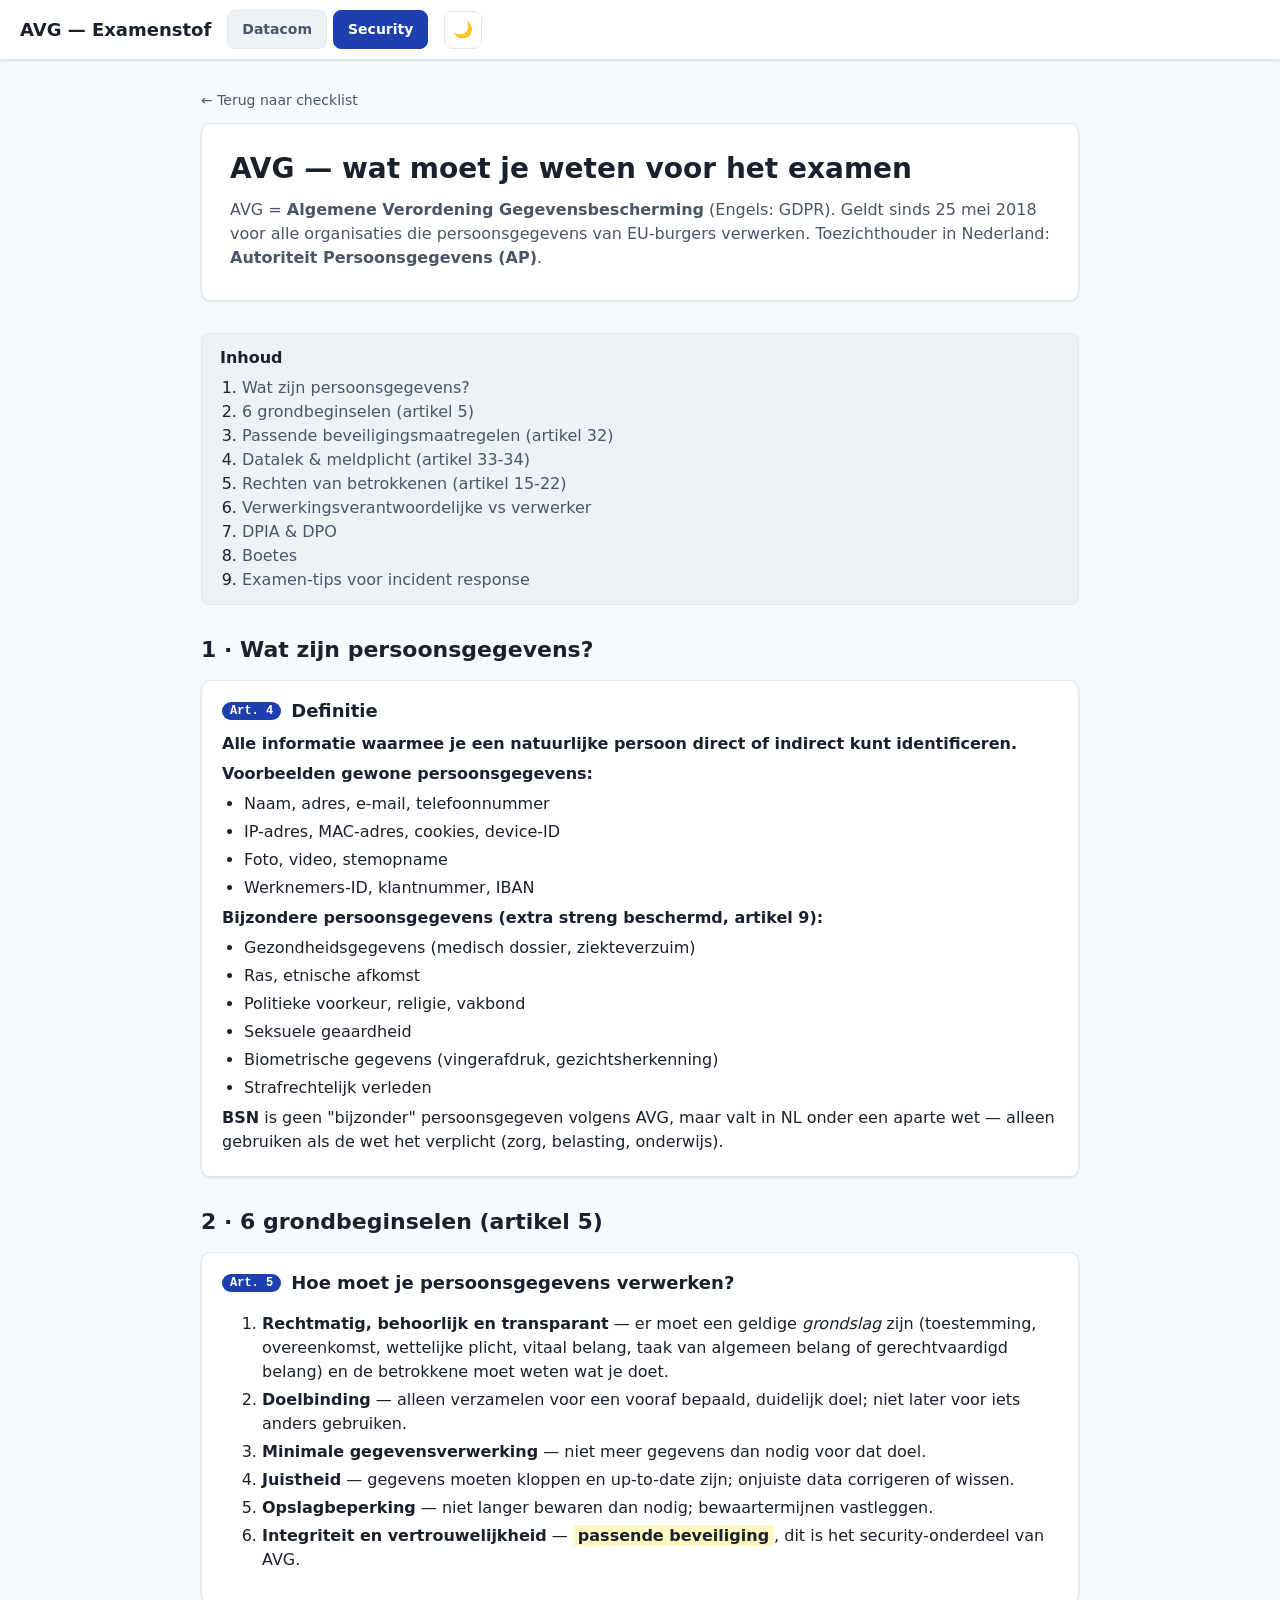
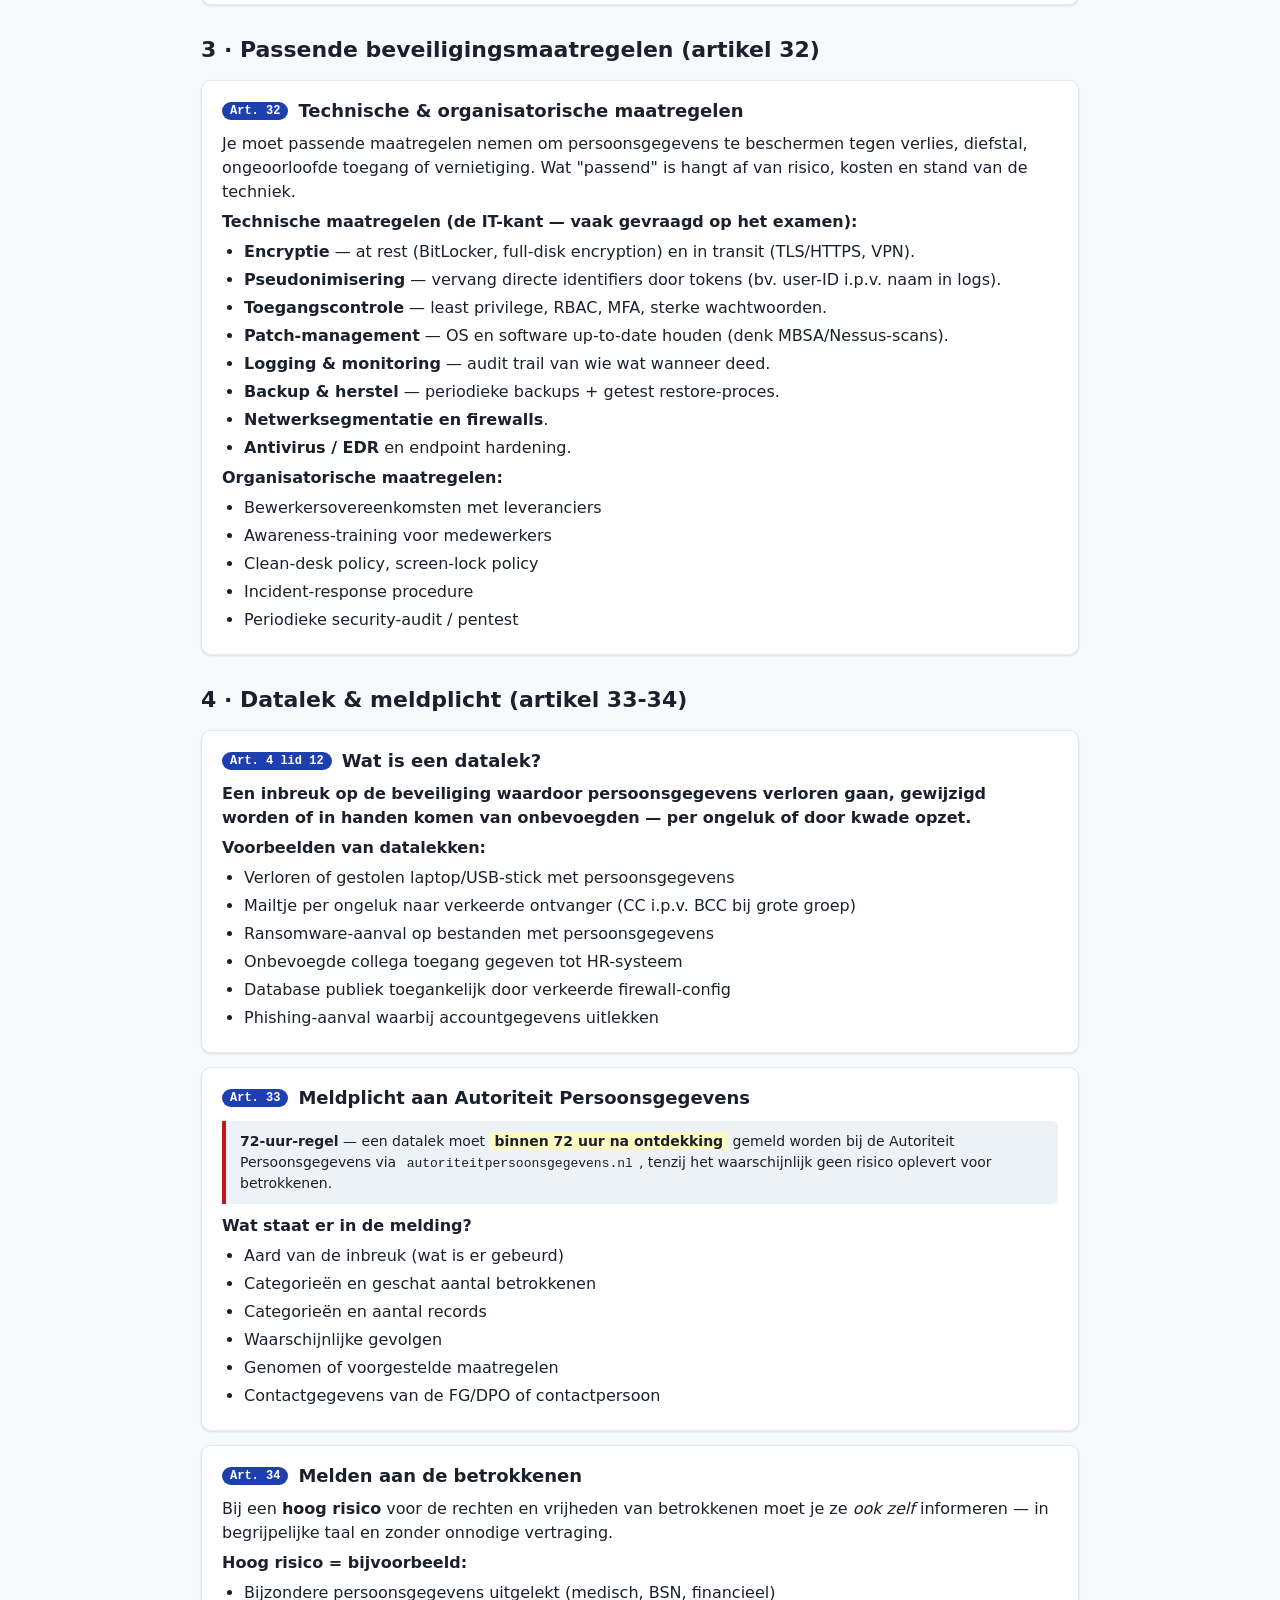
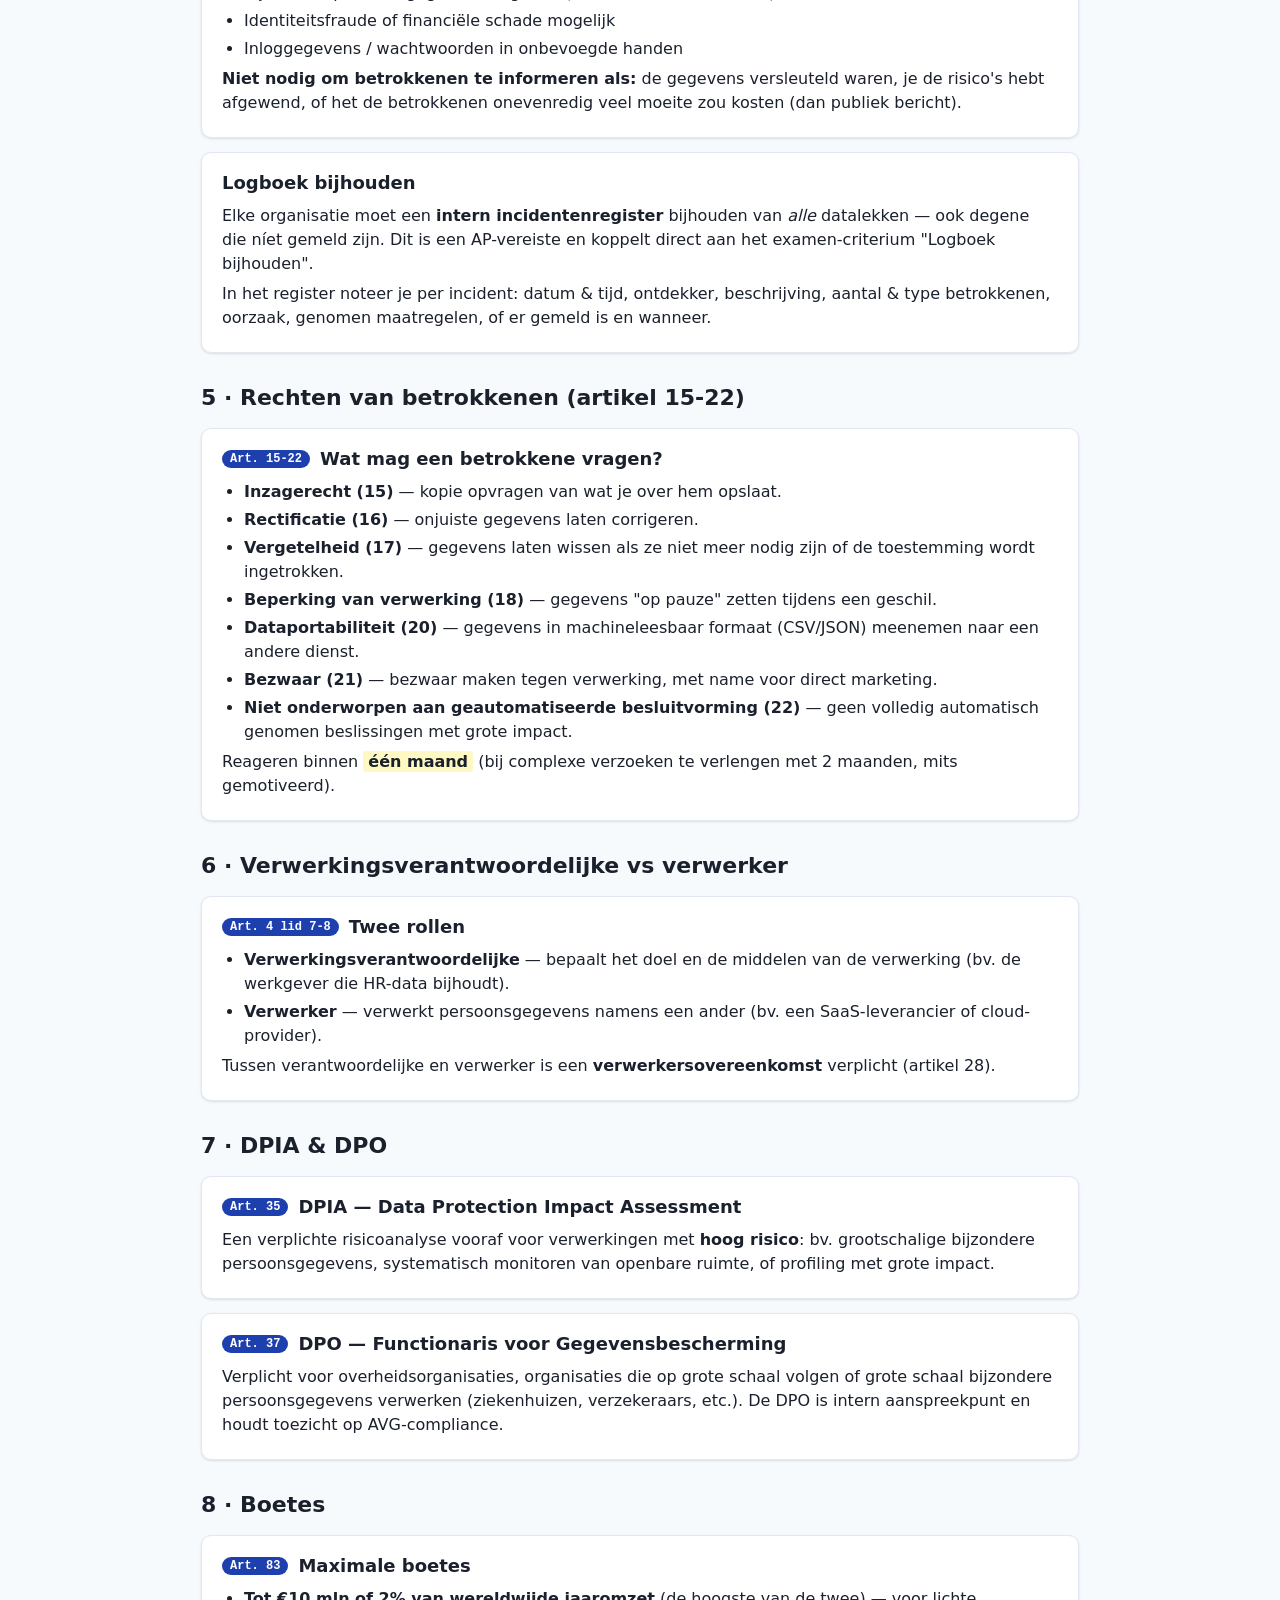
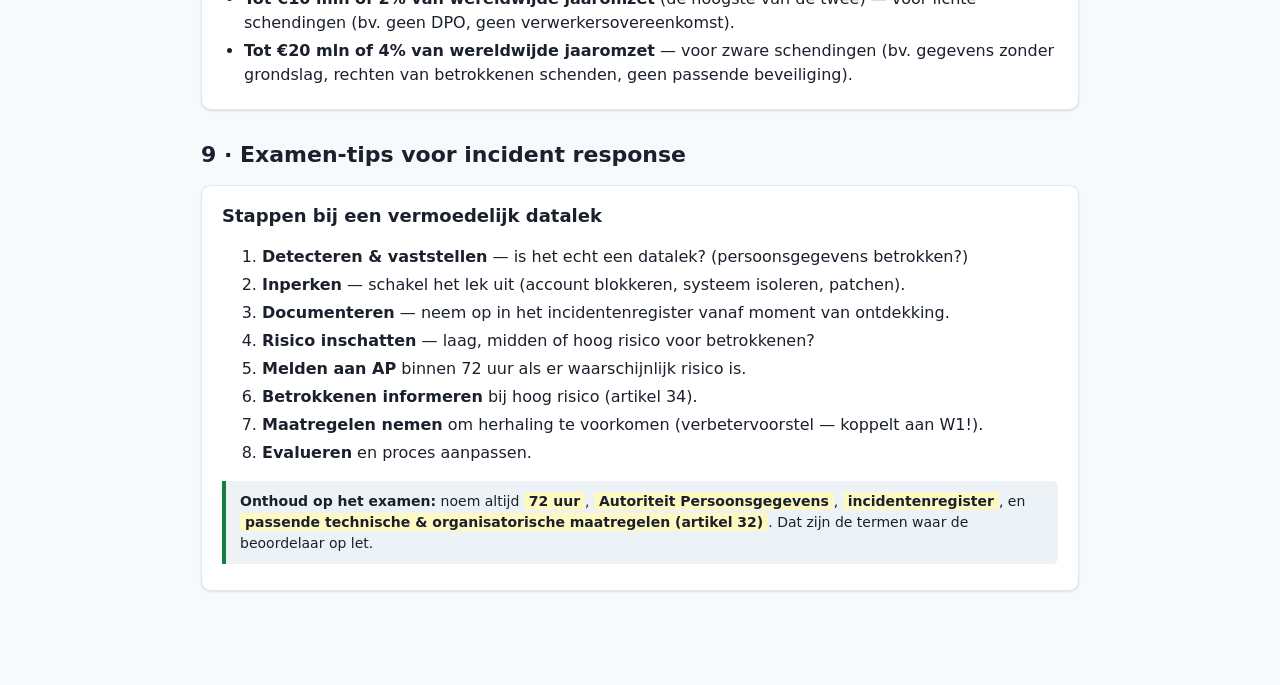
<file: avg.html>
<!DOCTYPE html>
<html lang="nl">
<head>
  <meta charset="UTF-8" />
  <meta name="viewport" content="width=device-width, initial-scale=1.0" />
  <title>AVG — Examenstof Security</title>
  <meta name="description" content="AVG-regels die belangrijk zijn voor het IT-security examen P2-K2." />
  <link rel="stylesheet" href="assets/styles.css" />
  <link rel="icon" href="data:image/svg+xml,%3Csvg xmlns='http://www.w3.org/2000/svg' viewBox='0 0 32 32'%3E%3Crect width='32' height='32' rx='6' fill='%231e3a8a'/%3E%3Ctext x='16' y='22' font-family='monospace' font-size='18' text-anchor='middle' fill='white' font-weight='bold'%3E%26gt;_%3C/text%3E%3C/svg%3E">
  <style>
    .avg-main { max-width: 950px; margin: 0 auto; padding: 28px 36px 80px; }
    .back-link {
      display: inline-flex; align-items: center; gap: 6px;
      color: var(--text-muted); text-decoration: none;
      font-size: 14px; margin-bottom: 12px;
    }
    .back-link:hover { color: var(--primary); }
    .rule-card {
      background: var(--surface);
      border: 1px solid var(--border);
      border-radius: 10px;
      padding: 16px 20px;
      margin: 14px 0;
      box-shadow: var(--shadow);
    }
    .rule-card h3 {
      margin: 0 0 8px 0;
      font-size: 18px;
      display: flex; align-items: center; gap: 10px;
      flex-wrap: wrap;
    }
    .article-tag {
      display: inline-block;
      background: var(--primary); color: white;
      font: 600 12px ui-monospace, Consolas, monospace;
      padding: 2px 8px; border-radius: 12px;
    }
    .rule-card p { margin: 6px 0; }
    .rule-card ul { margin: 6px 0; padding-left: 22px; }
    .rule-card li { margin: 4px 0; }
    .rule-card .lead {
      font-weight: 600;
      color: var(--text);
    }
    .callout {
      background: var(--surface-2);
      border-left: 4px solid var(--accent);
      padding: 10px 14px;
      border-radius: 0 6px 6px 0;
      margin: 10px 0;
      font-size: 14px;
    }
    .callout.danger { border-left-color: #b91c1c; }
    .callout.success { border-left-color: #15803d; }
    .key {
      background: #fef9c3;
      color: #1a202c;
      padding: 1px 5px;
      border-radius: 3px;
      font-weight: 600;
    }
    [data-theme="dark"] .key { background: #92400e; color: #fef9c3; }
    code { font: 13px ui-monospace, Consolas, monospace; background: var(--surface-2); padding: 1px 6px; border-radius: 3px; }
    .toc {
      background: var(--surface-2);
      border: 1px solid var(--border);
      border-radius: 8px;
      padding: 12px 18px;
      margin: 16px 0 24px;
    }
    .toc strong { display: block; margin-bottom: 6px; color: var(--text); }
    .toc ol { margin: 0; padding-left: 22px; }
    .toc a { color: var(--text-muted); text-decoration: none; }
    .toc a:hover { color: var(--primary); }
    h2.section-h { font-size: 22px; margin: 28px 0 4px; scroll-margin-top: 80px; }
  </style>
</head>
<body>
  <header class="topbar">
    <div class="topbar-left">
      <h1>AVG — Examenstof</h1>
    </div>
    <nav class="topbar-tabs" aria-label="Sections">
      <a href="index.html" class="tab-btn">Datacom</a>
      <a href="security.html" class="tab-btn active">Security</a>
    </nav>
    <div class="topbar-right">
      <button id="theme-toggle" class="icon-btn" aria-label="Toggle dark mode" title="Toggle theme">🌙</button>
    </div>
  </header>

  <main class="avg-main">
    <a class="back-link" href="security.html">&larr; Terug naar checklist</a>
    <section class="hero">
      <h2>AVG — wat moet je weten voor het examen</h2>
      <p>AVG = <strong>Algemene Verordening Gegevensbescherming</strong> (Engels: GDPR). Geldt sinds 25 mei 2018 voor alle organisaties die persoonsgegevens van EU-burgers verwerken. Toezichthouder in Nederland: <strong>Autoriteit Persoonsgegevens (AP)</strong>.</p>
    </section>

    <div class="toc">
      <strong>Inhoud</strong>
      <ol>
        <li><a href="#persoonsgegevens">Wat zijn persoonsgegevens?</a></li>
        <li><a href="#beginselen">6 grondbeginselen (artikel 5)</a></li>
        <li><a href="#beveiliging">Passende beveiligingsmaatregelen (artikel 32)</a></li>
        <li><a href="#datalek">Datalek &amp; meldplicht (artikel 33-34)</a></li>
        <li><a href="#rechten">Rechten van betrokkenen (artikel 15-22)</a></li>
        <li><a href="#rollen">Verwerkingsverantwoordelijke vs verwerker</a></li>
        <li><a href="#dpia-dpo">DPIA &amp; DPO</a></li>
        <li><a href="#boetes">Boetes</a></li>
        <li><a href="#exam-tips">Examen-tips voor incident response</a></li>
      </ol>
    </div>

    <h2 class="section-h" id="persoonsgegevens">1 · Wat zijn persoonsgegevens?</h2>
    <div class="rule-card">
      <h3><span class="article-tag">Art. 4</span> Definitie</h3>
      <p class="lead">Alle informatie waarmee je een natuurlijke persoon direct of indirect kunt identificeren.</p>
      <p><strong>Voorbeelden gewone persoonsgegevens:</strong></p>
      <ul>
        <li>Naam, adres, e-mail, telefoonnummer</li>
        <li>IP-adres, MAC-adres, cookies, device-ID</li>
        <li>Foto, video, stemopname</li>
        <li>Werknemers-ID, klantnummer, IBAN</li>
      </ul>
      <p><strong>Bijzondere persoonsgegevens (extra streng beschermd, artikel 9):</strong></p>
      <ul>
        <li>Gezondheidsgegevens (medisch dossier, ziekteverzuim)</li>
        <li>Ras, etnische afkomst</li>
        <li>Politieke voorkeur, religie, vakbond</li>
        <li>Seksuele geaardheid</li>
        <li>Biometrische gegevens (vingerafdruk, gezichtsherkenning)</li>
        <li>Strafrechtelijk verleden</li>
      </ul>
      <p><strong>BSN</strong> is geen "bijzonder" persoonsgegeven volgens AVG, maar valt in NL onder een aparte wet — alleen gebruiken als de wet het verplicht (zorg, belasting, onderwijs).</p>
    </div>

    <h2 class="section-h" id="beginselen">2 · 6 grondbeginselen (artikel 5)</h2>
    <div class="rule-card">
      <h3><span class="article-tag">Art. 5</span> Hoe moet je persoonsgegevens verwerken?</h3>
      <ol>
        <li><strong>Rechtmatig, behoorlijk en transparant</strong> — er moet een geldige <em>grondslag</em> zijn (toestemming, overeenkomst, wettelijke plicht, vitaal belang, taak van algemeen belang of gerechtvaardigd belang) en de betrokkene moet weten wat je doet.</li>
        <li><strong>Doelbinding</strong> — alleen verzamelen voor een vooraf bepaald, duidelijk doel; niet later voor iets anders gebruiken.</li>
        <li><strong>Minimale gegevensverwerking</strong> — niet meer gegevens dan nodig voor dat doel.</li>
        <li><strong>Juistheid</strong> — gegevens moeten kloppen en up-to-date zijn; onjuiste data corrigeren of wissen.</li>
        <li><strong>Opslagbeperking</strong> — niet langer bewaren dan nodig; bewaartermijnen vastleggen.</li>
        <li><strong>Integriteit en vertrouwelijkheid</strong> &mdash; <span class="key">passende beveiliging</span>, dit is het security-onderdeel van AVG.</li>
      </ol>
    </div>

    <h2 class="section-h" id="beveiliging">3 · Passende beveiligingsmaatregelen (artikel 32)</h2>
    <div class="rule-card">
      <h3><span class="article-tag">Art. 32</span> Technische &amp; organisatorische maatregelen</h3>
      <p>Je moet passende maatregelen nemen om persoonsgegevens te beschermen tegen verlies, diefstal, ongeoorloofde toegang of vernietiging. Wat "passend" is hangt af van risico, kosten en stand van de techniek.</p>
      <p><strong>Technische maatregelen (de IT-kant — vaak gevraagd op het examen):</strong></p>
      <ul>
        <li><strong>Encryptie</strong> — at rest (BitLocker, full-disk encryption) en in transit (TLS/HTTPS, VPN).</li>
        <li><strong>Pseudonimisering</strong> — vervang directe identifiers door tokens (bv. user-ID i.p.v. naam in logs).</li>
        <li><strong>Toegangscontrole</strong> — least privilege, RBAC, MFA, sterke wachtwoorden.</li>
        <li><strong>Patch-management</strong> — OS en software up-to-date houden (denk MBSA/Nessus-scans).</li>
        <li><strong>Logging &amp; monitoring</strong> — audit trail van wie wat wanneer deed.</li>
        <li><strong>Backup &amp; herstel</strong> — periodieke backups + getest restore-proces.</li>
        <li><strong>Netwerksegmentatie en firewalls</strong>.</li>
        <li><strong>Antivirus / EDR</strong> en endpoint hardening.</li>
      </ul>
      <p><strong>Organisatorische maatregelen:</strong></p>
      <ul>
        <li>Bewerkersovereenkomsten met leveranciers</li>
        <li>Awareness-training voor medewerkers</li>
        <li>Clean-desk policy, screen-lock policy</li>
        <li>Incident-response procedure</li>
        <li>Periodieke security-audit / pentest</li>
      </ul>
    </div>

    <h2 class="section-h" id="datalek">4 · Datalek &amp; meldplicht (artikel 33-34)</h2>
    <div class="rule-card">
      <h3><span class="article-tag">Art. 4 lid 12</span> Wat is een datalek?</h3>
      <p class="lead">Een inbreuk op de beveiliging waardoor persoonsgegevens verloren gaan, gewijzigd worden of in handen komen van onbevoegden — per ongeluk of door kwade opzet.</p>
      <p><strong>Voorbeelden van datalekken:</strong></p>
      <ul>
        <li>Verloren of gestolen laptop/USB-stick met persoonsgegevens</li>
        <li>Mailtje per ongeluk naar verkeerde ontvanger (CC i.p.v. BCC bij grote groep)</li>
        <li>Ransomware-aanval op bestanden met persoonsgegevens</li>
        <li>Onbevoegde collega toegang gegeven tot HR-systeem</li>
        <li>Database publiek toegankelijk door verkeerde firewall-config</li>
        <li>Phishing-aanval waarbij accountgegevens uitlekken</li>
      </ul>
    </div>

    <div class="rule-card">
      <h3><span class="article-tag">Art. 33</span> Meldplicht aan Autoriteit Persoonsgegevens</h3>
      <div class="callout danger">
        <strong>72-uur-regel</strong> — een datalek moet <span class="key">binnen 72 uur na ontdekking</span> gemeld worden bij de Autoriteit Persoonsgegevens via <code>autoriteitpersoonsgegevens.nl</code>, tenzij het waarschijnlijk geen risico oplevert voor betrokkenen.
      </div>
      <p><strong>Wat staat er in de melding?</strong></p>
      <ul>
        <li>Aard van de inbreuk (wat is er gebeurd)</li>
        <li>Categorieën en geschat aantal betrokkenen</li>
        <li>Categorieën en aantal records</li>
        <li>Waarschijnlijke gevolgen</li>
        <li>Genomen of voorgestelde maatregelen</li>
        <li>Contactgegevens van de FG/DPO of contactpersoon</li>
      </ul>
    </div>

    <div class="rule-card">
      <h3><span class="article-tag">Art. 34</span> Melden aan de betrokkenen</h3>
      <p>Bij een <strong>hoog risico</strong> voor de rechten en vrijheden van betrokkenen moet je ze <em>ook zelf</em> informeren — in begrijpelijke taal en zonder onnodige vertraging.</p>
      <p><strong>Hoog risico = bijvoorbeeld:</strong></p>
      <ul>
        <li>Bijzondere persoonsgegevens uitgelekt (medisch, BSN, financieel)</li>
        <li>Identiteitsfraude of financiële schade mogelijk</li>
        <li>Inloggegevens / wachtwoorden in onbevoegde handen</li>
      </ul>
      <p><strong>Niet nodig om betrokkenen te informeren als:</strong> de gegevens versleuteld waren, je de risico's hebt afgewend, of het de betrokkenen onevenredig veel moeite zou kosten (dan publiek bericht).</p>
    </div>

    <div class="rule-card">
      <h3>Logboek bijhouden</h3>
      <p>Elke organisatie moet een <strong>intern incidentenregister</strong> bijhouden van <em>alle</em> datalekken — ook degene die níet gemeld zijn. Dit is een AP-vereiste en koppelt direct aan het examen-criterium "Logboek bijhouden".</p>
      <p>In het register noteer je per incident: datum &amp; tijd, ontdekker, beschrijving, aantal &amp; type betrokkenen, oorzaak, genomen maatregelen, of er gemeld is en wanneer.</p>
    </div>

    <h2 class="section-h" id="rechten">5 · Rechten van betrokkenen (artikel 15-22)</h2>
    <div class="rule-card">
      <h3><span class="article-tag">Art. 15-22</span> Wat mag een betrokkene vragen?</h3>
      <ul>
        <li><strong>Inzagerecht (15)</strong> — kopie opvragen van wat je over hem opslaat.</li>
        <li><strong>Rectificatie (16)</strong> — onjuiste gegevens laten corrigeren.</li>
        <li><strong>Vergetelheid (17)</strong> — gegevens laten wissen als ze niet meer nodig zijn of de toestemming wordt ingetrokken.</li>
        <li><strong>Beperking van verwerking (18)</strong> — gegevens "op pauze" zetten tijdens een geschil.</li>
        <li><strong>Dataportabiliteit (20)</strong> — gegevens in machineleesbaar formaat (CSV/JSON) meenemen naar een andere dienst.</li>
        <li><strong>Bezwaar (21)</strong> — bezwaar maken tegen verwerking, met name voor direct marketing.</li>
        <li><strong>Niet onderworpen aan geautomatiseerde besluitvorming (22)</strong> — geen volledig automatisch genomen beslissingen met grote impact.</li>
      </ul>
      <p>Reageren binnen <span class="key">één maand</span> (bij complexe verzoeken te verlengen met 2 maanden, mits gemotiveerd).</p>
    </div>

    <h2 class="section-h" id="rollen">6 · Verwerkingsverantwoordelijke vs verwerker</h2>
    <div class="rule-card">
      <h3><span class="article-tag">Art. 4 lid 7-8</span> Twee rollen</h3>
      <ul>
        <li><strong>Verwerkingsverantwoordelijke</strong> — bepaalt het doel en de middelen van de verwerking (bv. de werkgever die HR-data bijhoudt).</li>
        <li><strong>Verwerker</strong> — verwerkt persoonsgegevens namens een ander (bv. een SaaS-leverancier of cloud-provider).</li>
      </ul>
      <p>Tussen verantwoordelijke en verwerker is een <strong>verwerkersovereenkomst</strong> verplicht (artikel 28).</p>
    </div>

    <h2 class="section-h" id="dpia-dpo">7 · DPIA &amp; DPO</h2>
    <div class="rule-card">
      <h3><span class="article-tag">Art. 35</span> DPIA — Data Protection Impact Assessment</h3>
      <p>Een verplichte risicoanalyse vooraf voor verwerkingen met <strong>hoog risico</strong>: bv. grootschalige bijzondere persoonsgegevens, systematisch monitoren van openbare ruimte, of profiling met grote impact.</p>
    </div>
    <div class="rule-card">
      <h3><span class="article-tag">Art. 37</span> DPO — Functionaris voor Gegevensbescherming</h3>
      <p>Verplicht voor overheidsorganisaties, organisaties die op grote schaal volgen of grote schaal bijzondere persoonsgegevens verwerken (ziekenhuizen, verzekeraars, etc.). De DPO is intern aanspreekpunt en houdt toezicht op AVG-compliance.</p>
    </div>

    <h2 class="section-h" id="boetes">8 · Boetes</h2>
    <div class="rule-card">
      <h3><span class="article-tag">Art. 83</span> Maximale boetes</h3>
      <ul>
        <li><strong>Tot &euro;10 mln of 2% van wereldwijde jaaromzet</strong> (de hoogste van de twee) — voor lichte schendingen (bv. geen DPO, geen verwerkersovereenkomst).</li>
        <li><strong>Tot &euro;20 mln of 4% van wereldwijde jaaromzet</strong> — voor zware schendingen (bv. gegevens zonder grondslag, rechten van betrokkenen schenden, geen passende beveiliging).</li>
      </ul>
    </div>

    <h2 class="section-h" id="exam-tips">9 · Examen-tips voor incident response</h2>
    <div class="rule-card">
      <h3>Stappen bij een vermoedelijk datalek</h3>
      <ol>
        <li><strong>Detecteren &amp; vaststellen</strong> — is het echt een datalek? (persoonsgegevens betrokken?)</li>
        <li><strong>Inperken</strong> — schakel het lek uit (account blokkeren, systeem isoleren, patchen).</li>
        <li><strong>Documenteren</strong> — neem op in het incidentenregister vanaf moment van ontdekking.</li>
        <li><strong>Risico inschatten</strong> — laag, midden of hoog risico voor betrokkenen?</li>
        <li><strong>Melden aan AP</strong> binnen 72 uur als er waarschijnlijk risico is.</li>
        <li><strong>Betrokkenen informeren</strong> bij hoog risico (artikel 34).</li>
        <li><strong>Maatregelen nemen</strong> om herhaling te voorkomen (verbetervoorstel — koppelt aan W1!).</li>
        <li><strong>Evalueren</strong> en proces aanpassen.</li>
      </ol>
      <div class="callout success">
        <strong>Onthoud op het examen:</strong> noem altijd <span class="key">72 uur</span>, <span class="key">Autoriteit Persoonsgegevens</span>, <span class="key">incidentenregister</span>, en <span class="key">passende technische &amp; organisatorische maatregelen (artikel 32)</span>. Dat zijn de termen waar de beoordelaar op let.
      </div>
    </div>
  </main>

  <script>
    // Theme toggle
    (function () {
      const saved = localStorage.getItem("theme");
      if (saved) document.documentElement.setAttribute("data-theme", saved);
      const btn = document.getElementById("theme-toggle");
      if (!btn) return;
      function paintIcon() {
        const dark = document.documentElement.getAttribute("data-theme") === "dark";
        btn.textContent = dark ? "☀️" : "🌙";
      }
      paintIcon();
      btn.addEventListener("click", function () {
        const cur = document.documentElement.getAttribute("data-theme") === "dark" ? "light" : "dark";
        document.documentElement.setAttribute("data-theme", cur);
        localStorage.setItem("theme", cur);
        paintIcon();
      });
    })();
  </script>
</body>
</html>
</file>
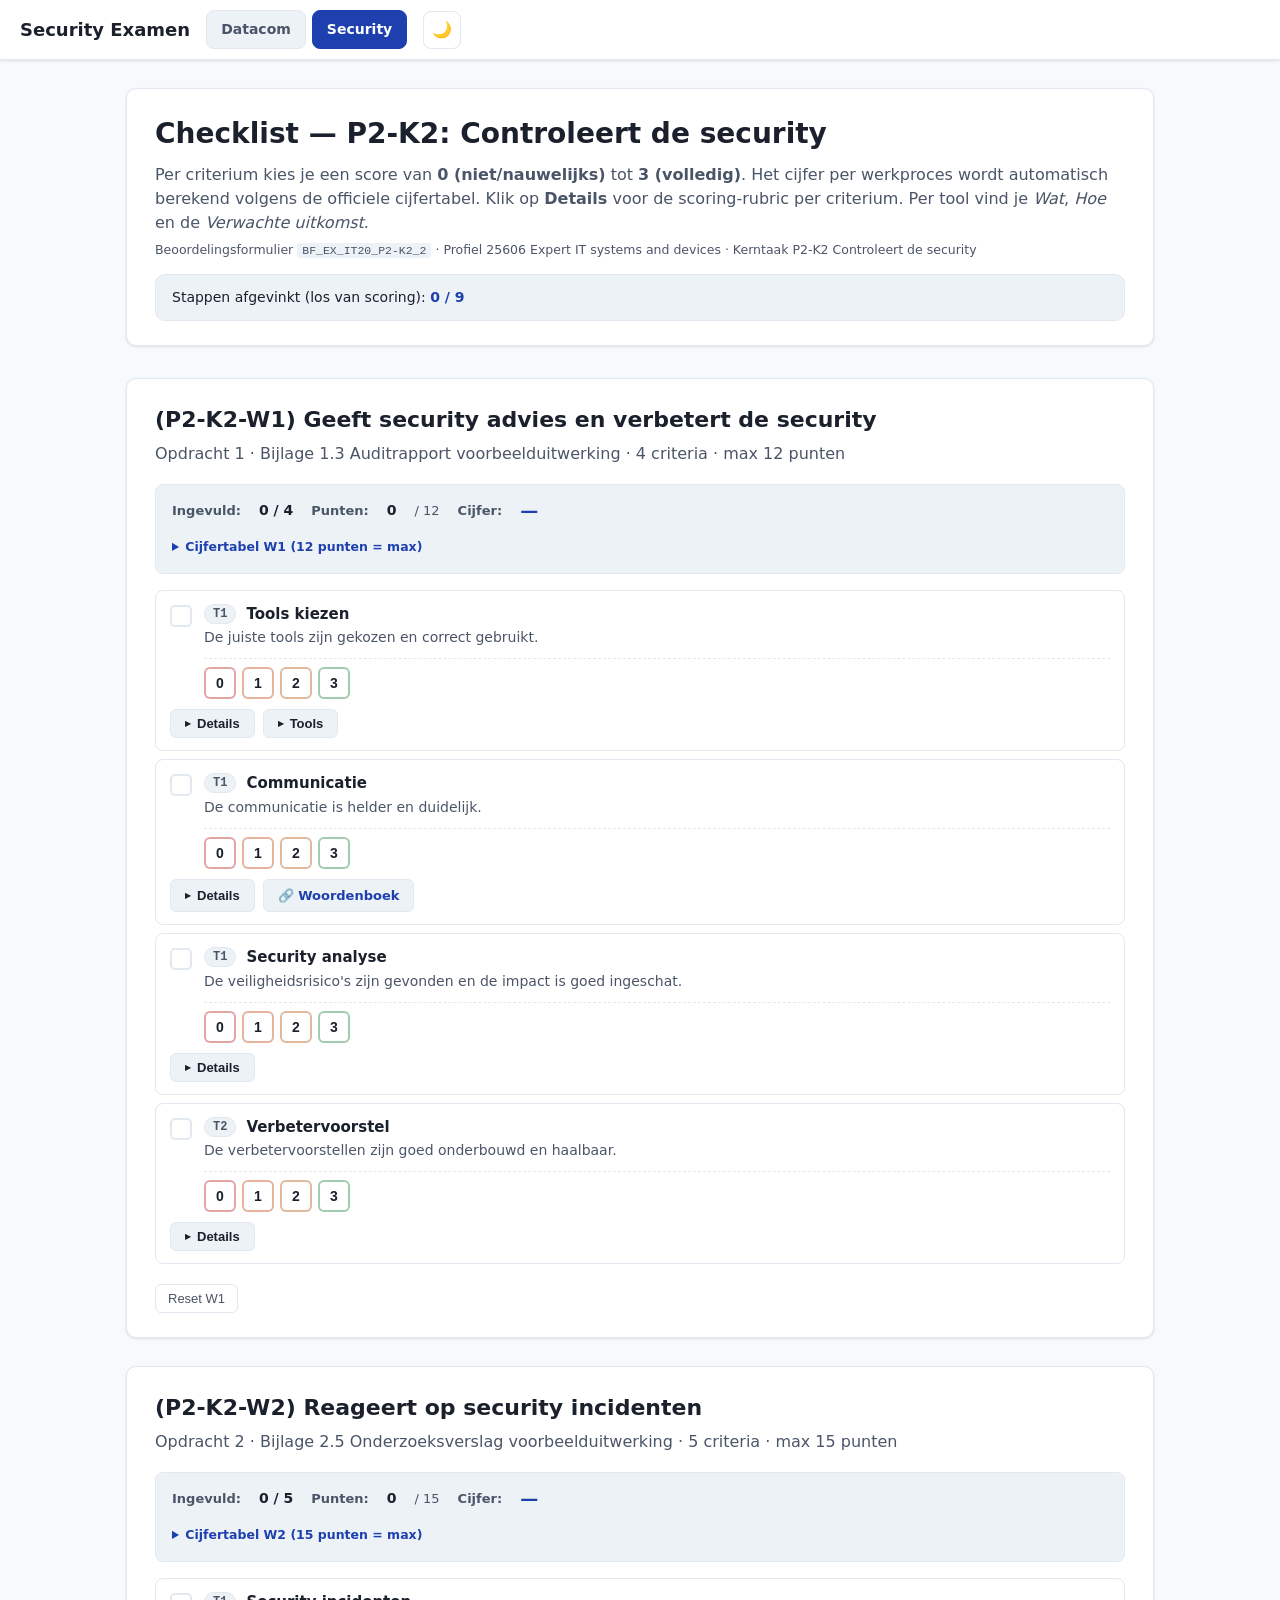
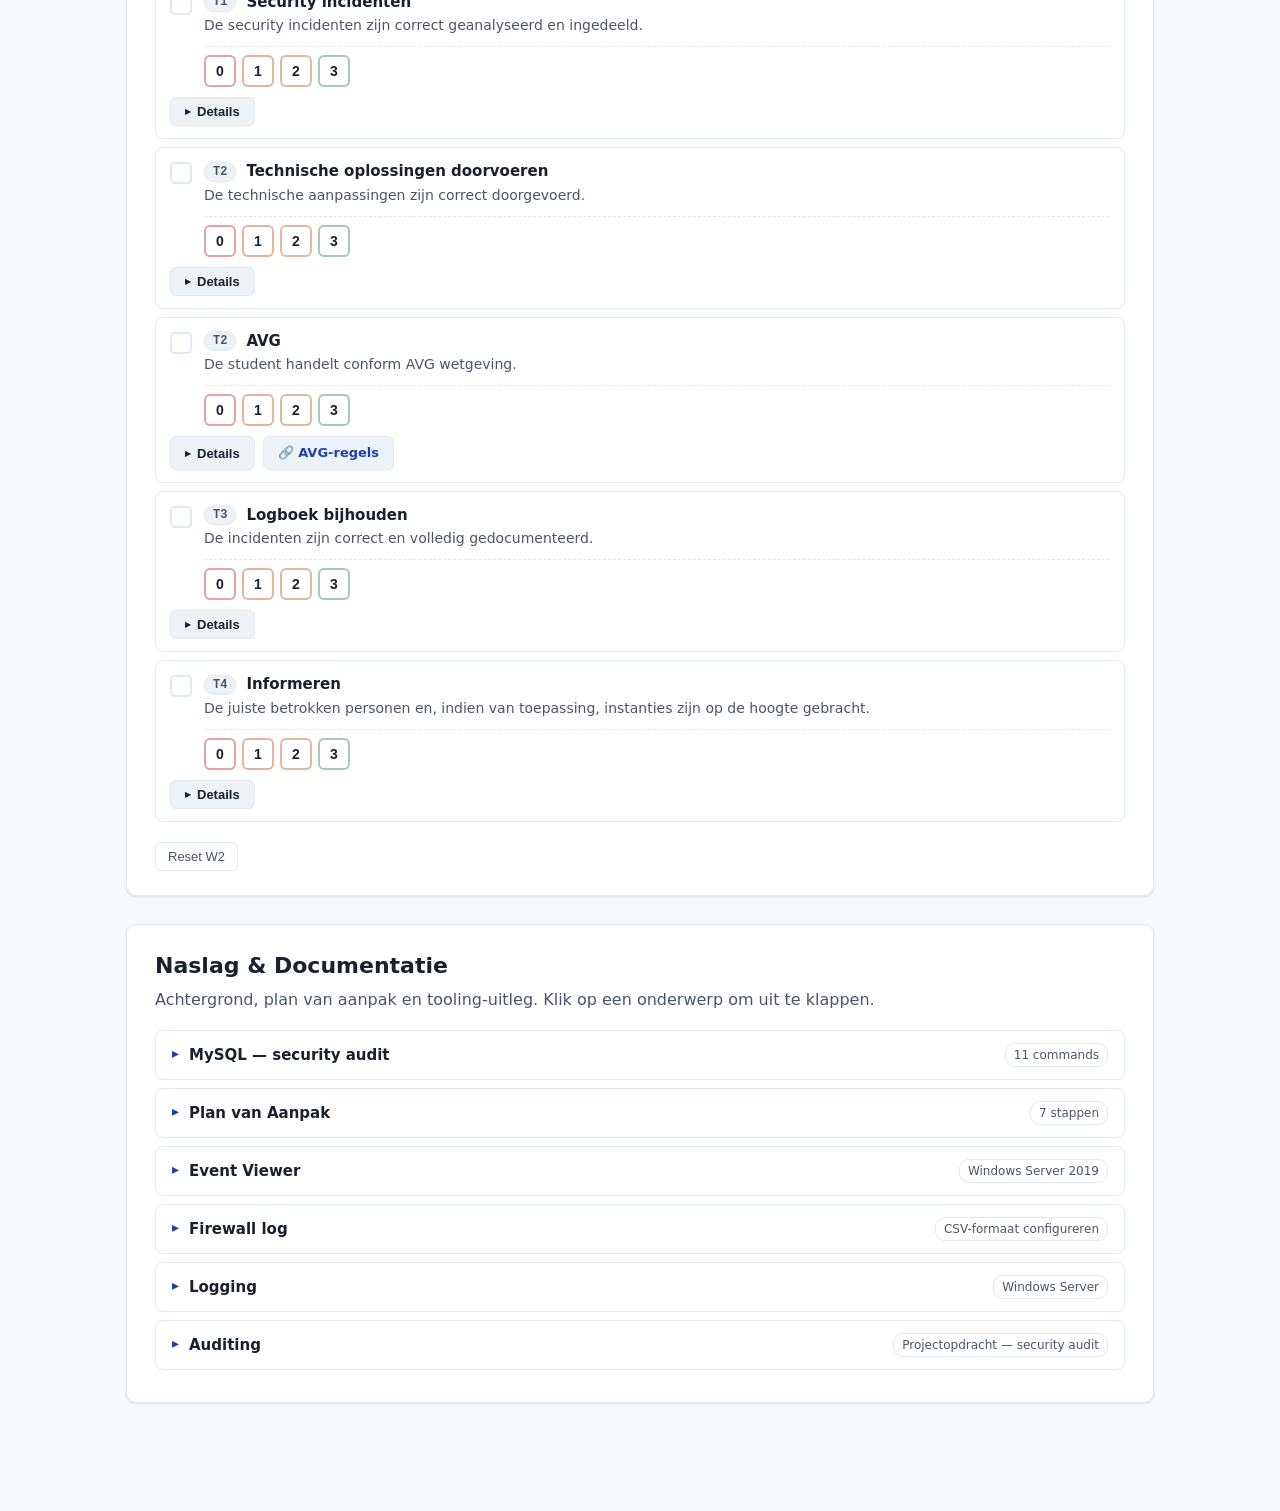
<file: security.html>
<!DOCTYPE html>
<html lang="nl">
<head>
  <meta charset="UTF-8" />
  <meta name="viewport" content="width=device-width, initial-scale=1.0" />
  <title>Security Examen — Checklist</title>
  <link rel="stylesheet" href="assets/styles.css" />
  <link rel="icon" href="data:image/svg+xml,%3Csvg xmlns='http://www.w3.org/2000/svg' viewBox='0 0 32 32'%3E%3Crect width='32' height='32' rx='6' fill='%231e3a8a'/%3E%3Ctext x='16' y='22' font-family='monospace' font-size='18' text-anchor='middle' fill='white' font-weight='bold'%3E%26gt;_%3C/text%3E%3C/svg%3E">
  <style>
    .security-main { max-width: 1100px; margin: 0 auto; padding: 28px 36px 80px; }
    .progress-card { background: var(--surface-2); border: 1px solid var(--border); border-radius: 10px; padding: 12px 16px; margin-top: 14px; color: var(--text); font-size: 14px; }
    .progress-card strong { color: var(--primary); }
    .check-item { border: 1px solid var(--border); border-radius: 8px; padding: 12px 14px; margin: 8px 0; background: var(--surface); transition: border-color .15s, background .15s; }
    .check-item:hover { border-color: var(--primary); }
    .check-item.checked { background: var(--surface-2); }
    .check-item.checked .check-title, .check-item.checked .check-desc { text-decoration: line-through; opacity: 0.65; }
    .check-row-main { display: flex; align-items: flex-start; gap: 12px; cursor: pointer; }
    .check-box { flex-shrink: 0; width: 22px; height: 22px; border: 2px solid var(--border); border-radius: 5px; margin-top: 2px; display: inline-flex; align-items: center; justify-content: center; background: var(--surface); transition: background .15s, border-color .15s; }
    .check-item.checked .check-box { background: #15803d; border-color: #15803d; color: white; }
    .check-box::after { content: ""; display: block; width: 6px; height: 11px; border: solid white; border-width: 0 2px 2px 0; transform: rotate(45deg) scale(0); transition: transform .15s; margin-bottom: 2px; }
    .check-item.checked .check-box::after { transform: rotate(45deg) scale(1); }
    .check-body { flex: 1; min-width: 0; }
    .check-row { display: flex; align-items: center; gap: 10px; margin-bottom: 2px; flex-wrap: wrap; }
    .task-tag { display: inline-block; background: var(--surface-2); color: var(--text-muted); font: 600 12px ui-monospace, Consolas, monospace; padding: 2px 8px; border-radius: 12px; border: 1px solid var(--border); }
    .check-title { font-weight: 600; font-size: 15px; color: var(--text); }
    .check-desc { color: var(--text-muted); font-size: 14px; margin: 2px 0 0; }
    .item-actions { margin-top: 10px; display: flex; gap: 8px; flex-wrap: wrap; }
    .info-btn, .link-btn { background: var(--surface-2); color: var(--text); border: 1px solid var(--border); padding: 6px 14px; border-radius: 6px; cursor: pointer; font-size: 13px; font-weight: 600; display: inline-flex; align-items: center; gap: 6px; text-decoration: none; }
    .info-btn:hover, .link-btn:hover { border-color: var(--primary); background: var(--surface); color: var(--text); }
    .info-btn .chev { display: inline-block; transition: transform .2s; font-size: 11px; }
    .info-btn[aria-expanded="true"] .chev { transform: rotate(90deg); }
    .link-btn { color: var(--primary); }
    .info-panel { display: none; margin-top: 12px; padding-top: 12px; border-top: 1px dashed var(--border); }
    .info-panel.open { display: block; }
    .detail-block { background: var(--surface); border: 1px solid var(--border); border-radius: 8px; padding: 12px 14px; margin: 8px 0; }
    .detail-block .lbl { display: block; font-weight: 700; color: var(--text); margin-bottom: 4px; font-size: 13px; text-transform: uppercase; letter-spacing: 0.04em; }
    .detail-block p, .detail-block ul { margin: 4px 0; font-size: 13.5px; line-height: 1.55; }
    .detail-block ul { padding-left: 22px; }
    .rubric { display: grid; gap: 8px; margin-top: 6px; }
    .rubric-row { display: grid; grid-template-columns: 130px 1fr; gap: 12px; align-items: start; padding: 8px 12px; border-radius: 6px; border-left: 4px solid var(--border); background: var(--surface-2); font-size: 13px; line-height: 1.5; }
    .rubric-row .lvl { font-weight: 700; color: var(--text); }
    .rubric-row .pts { color: var(--text-muted); font-size: 11.5px; font-weight: 500; display: block; }
    .rubric-row.lv0 { border-left-color: #b91c1c; }
    .rubric-row.lv1 { border-left-color: #c2410c; }
    .rubric-row.lv2 { border-left-color: #b45309; }
    .rubric-row.lv3 { border-left-color: #15803d; }
    @media (max-width: 600px) { .rubric-row { grid-template-columns: 1fr; } }
    .tool-card { border: 1px solid var(--border); border-radius: 8px; padding: 12px 14px; margin: 8px 0; background: var(--surface); }
    .tool-name { font: 700 14px ui-monospace, Consolas, monospace; color: var(--primary); margin-bottom: 2px; }
    .tool-file { display: inline-block; font: 600 11px ui-monospace, Consolas, monospace; color: var(--text-muted); background: var(--surface-2); padding: 1px 6px; border-radius: 10px; border: 1px solid var(--border); margin-left: 6px; vertical-align: middle; }
    .tool-section { margin-top: 6px; font-size: 13.5px; line-height: 1.55; }
    .tool-section .lbl { display: inline-block; font-weight: 700; color: var(--text); margin-right: 4px; }
    .tool-section.expect { background: var(--surface-2); border-left: 3px solid #15803d; padding: 6px 10px; border-radius: 0 4px 4px 0; }
    .tool-section.expect .lbl { color: #15803d; }
    [data-theme="dark"] .tool-section.expect .lbl { color: #4ade80; }
    [data-theme="dark"] .tool-section.expect { border-left-color: #4ade80; }
    .tool-section code, .detail-block code { font: 12.5px ui-monospace, Consolas, monospace; background: var(--code-bg); color: var(--code-text); padding: 1px 5px; border-radius: 3px; }
    .tool-section ul { margin: 4px 0 0 0; padding-left: 20px; }
    .tool-section li { margin: 2px 0; }
    .tools-group-h { font-weight: 700; color: var(--text); margin: 16px 0 4px; font-size: 14px; text-transform: uppercase; letter-spacing: 0.05em; padding-bottom: 4px; border-bottom: 1px solid var(--border); }
    .tools-group-h:first-child { margin-top: 0; }
    .reset-btn { margin-top: 12px; background: transparent; color: var(--text-muted); border: 1px solid var(--border); padding: 6px 12px; border-radius: 6px; cursor: pointer; font-size: 13px; }
    .reset-btn:hover { color: var(--text); border-color: var(--primary); }
    @media (max-width: 700px) { .security-main { padding: 18px 16px 60px; } }

    .grade-card { background: var(--surface-2); border: 1px solid var(--border); border-radius: 8px; padding: 12px 16px; margin: 0 0 16px 0; }
    .grade-row { display: flex; align-items: center; gap: 10px 18px; flex-wrap: wrap; font-size: 14px; }
    .grade-lbl { color: var(--text-muted); font-size: 13px; font-weight: 600; }
    .grade-row span:not(.grade-lbl):not(.grade-max) { color: var(--text); font-weight: 700; }
    .grade-max { color: var(--text-muted); font-size: 13px; }
    .grade-cijfer { font-size: 18px !important; color: var(--primary) !important; font-weight: 800 !important; }
    .cijfer-table-wrap { margin-top: 10px; font-size: 12.5px; }
    .cijfer-table-wrap summary { cursor: pointer; color: var(--primary); font-weight: 600; padding: 4px 0; }
    .cijfer-table-wrap summary:hover { color: var(--primary-hover, var(--primary)); }
    .cijfer-table { width: 100%; max-width: 480px; border-collapse: collapse; margin-top: 6px; }
    .cijfer-table th, .cijfer-table td { padding: 4px 8px; text-align: center; border: 1px solid var(--border); font-size: 12.5px; }
    .cijfer-table th { background: var(--surface); color: var(--text-muted); font-weight: 700; }
    .cijfer-table td { background: var(--surface); }

    .score-row { display: flex; align-items: center; gap: 6px; flex-wrap: wrap; margin-top: 10px; padding-top: 8px; border-top: 1px dashed var(--border); }
    .score-btn { width: 32px; height: 32px; border-radius: 6px; border: 2px solid var(--border); background: var(--surface); color: var(--text); font-weight: 700; font-size: 14px; cursor: pointer; transition: transform .12s, background .12s, border-color .12s; }
    .score-btn:hover { transform: scale(1.05); }
    .score-btn.score-0 { border-color: rgba(185,28,28,0.4); }
    .score-btn.score-1 { border-color: rgba(194,65,12,0.4); }
    .score-btn.score-2 { border-color: rgba(180,83,9,0.4); }
    .score-btn.score-3 { border-color: rgba(21,128,61,0.4); }
    .score-btn.score-0.selected { background: #b91c1c; color: white; border-color: #b91c1c; }
    .score-btn.score-1.selected { background: #c2410c; color: white; border-color: #c2410c; }
    .score-btn.score-2.selected { background: #b45309; color: white; border-color: #b45309; }
    .score-btn.score-3.selected { background: #15803d; color: white; border-color: #15803d; }
    .score-current { font-size: 13px; color: var(--text-muted); margin-left: 8px; font-style: italic; }
    .score-current.has-score { color: var(--text); font-style: normal; font-weight: 600; }
    .score-current[data-level="0"] { color: #b91c1c; }
    .score-current[data-level="1"] { color: #c2410c; }
    .score-current[data-level="2"] { color: #b45309; }
    .score-current[data-level="3"] { color: #15803d; }
    [data-theme="dark"] .score-current[data-level="0"] { color: #fca5a5; }
    [data-theme="dark"] .score-current[data-level="1"] { color: #fdba74; }
    [data-theme="dark"] .score-current[data-level="2"] { color: #fcd34d; }
    [data-theme="dark"] .score-current[data-level="3"] { color: #86efac; }
    .ref-meta { color: var(--text-muted); font-size: 12.5px; margin-top: 4px; }
    .ref-meta code { background: var(--surface-2); padding: 1px 5px; border-radius: 3px; font-size: 11.5px; }

    .plan-list { list-style: none; counter-reset: plan; margin: 0; padding: 0; }
    .plan-step { display: flex; gap: 14px; padding: 14px 16px; margin: 8px 0; background: var(--surface); border: 1px solid var(--border); border-left: 4px solid var(--primary); border-radius: 0 8px 8px 0; transition: border-color .15s; }
    .plan-step:hover { border-left-color: var(--accent); }
    .plan-num { flex-shrink: 0; display: inline-flex; align-items: center; justify-content: center; width: 34px; height: 34px; border-radius: 50%; background: var(--primary); color: #fff; font-size: 15px; font-weight: 800; }
    .plan-content { flex: 1; min-width: 0; }
    .plan-title { font-size: 15px; font-weight: 700; color: var(--text); margin: 4px 0 6px 0; }
    .plan-content p { margin: 0; font-size: 13.5px; line-height: 1.6; color: var(--text-muted); }
    [data-theme="dark"] .plan-content p { color: var(--text); }

    #naslag-section { margin-top: 28px; }
    .naslag-card { background: var(--surface); border: 1px solid var(--border); border-radius: 8px; margin: 8px 0; overflow: hidden; transition: border-color .15s; }
    .naslag-card[open] { border-color: var(--primary); }
    .naslag-card summary { display: flex; align-items: center; gap: 10px; padding: 12px 16px; cursor: pointer; list-style: none; user-select: none; transition: background .12s; }
    .naslag-card summary::-webkit-details-marker { display: none; }
    .naslag-card summary:hover { background: var(--surface-2); }
    .naslag-card[open] summary { background: var(--surface-2); border-bottom: 1px solid var(--border); }
    .naslag-icon { display: inline-block; color: var(--primary); font-size: 14px; transition: transform .18s; flex-shrink: 0; font-family: ui-monospace, Consolas, monospace; }
    .naslag-card[open] .naslag-icon { transform: rotate(90deg); }
    .naslag-title { flex: 1; font-size: 15px; font-weight: 700; color: var(--text); }
    .naslag-meta { font-size: 12px; color: var(--text-muted); font-weight: 500; padding: 2px 8px; background: var(--surface); border-radius: 10px; border: 1px solid var(--border); }
    [data-theme="dark"] .naslag-meta { background: var(--surface-2); }
    .naslag-body { padding: 14px 18px 18px 18px; font-size: 13.5px; line-height: 1.6; color: var(--text); }
    .naslag-body > p { margin: 0 0 10px 0; }
    .naslag-body code { font: 12.5px ui-monospace, Consolas, monospace; background: var(--surface-2); color: var(--accent); padding: 1px 5px; border-radius: 3px; }
    .naslag-h4 { font-size: 13.5px; font-weight: 700; color: var(--text); margin: 14px 0 6px 0; padding-bottom: 4px; border-bottom: 1px solid var(--border); text-transform: uppercase; letter-spacing: 0.04em; }
    .naslag-steps, .naslag-list { margin: 6px 0 12px 0; padding-left: 24px; }
    .naslag-steps li, .naslag-list li { margin: 4px 0; line-height: 1.6; }
    .naslag-steps ul { margin: 4px 0; padding-left: 20px; }
    .naslag-code { background: var(--code-bg); color: var(--code-text); padding: 10px 12px; border-radius: 6px; margin: 8px 0 12px 0; font: 12px ui-monospace, Consolas, monospace; line-height: 1.5; overflow-x: auto; white-space: pre; }

    .mysql-cmd { background: var(--surface-2); border: 1px solid var(--border); border-left: 3px solid var(--primary); border-radius: 0 6px 6px 0; padding: 10px 14px; margin: 10px 0; }
    .mysql-cmd-h { display: flex; align-items: baseline; gap: 10px; flex-wrap: wrap; margin-bottom: 4px; }
    .mysql-cmd-name { font-size: 14px; font-weight: 700; color: var(--text); }
    .mysql-cmd-code { font: 12.5px ui-monospace, Consolas, monospace; background: var(--code-bg); color: var(--code-text); padding: 2px 8px; border-radius: 4px; }
    .mysql-cmd p { margin: 4px 0; font-size: 13px; line-height: 1.55; color: var(--text); }
    .mysql-cmd p strong { color: var(--text); }
    .mysql-cmd-expect { background: var(--surface); border-left: 3px solid #15803d; padding: 6px 10px; border-radius: 0 4px 4px 0; margin-top: 6px !important; }
    [data-theme="dark"] .mysql-cmd-expect { border-left-color: #4ade80; }
    .mysql-cmd-expect strong { color: #15803d; }
    [data-theme="dark"] .mysql-cmd-expect strong { color: #4ade80; }
    .mysql-cmd code { font: 12px ui-monospace, Consolas, monospace; background: var(--surface); color: var(--accent); padding: 1px 5px; border-radius: 3px; }
  </style>
</head>
<body>
  <header class="topbar">
    <div class="topbar-left"><h1>Security Examen</h1></div>
    <nav class="topbar-tabs" aria-label="Sections">
      <a href="index.html" class="tab-btn">Datacom</a>
      <a href="security.html" class="tab-btn active">Security</a>
    </nav>
    <div class="topbar-right">
      <button id="theme-toggle" class="icon-btn" aria-label="Toggle dark mode" title="Toggle theme">🌙</button>
    </div>
  </header>

  <main class="security-main">
    <section class="hero">
      <h2>Checklist — P2-K2: Controleert de security</h2>
      <p>Per criterium kies je een score van <strong>0 (niet/nauwelijks)</strong> tot <strong>3 (volledig)</strong>. Het cijfer per werkproces wordt automatisch berekend volgens de officiele cijfertabel. Klik op <strong>Details</strong> voor de scoring-rubric per criterium. Per tool vind je <em>Wat</em>, <em>Hoe</em> en de <em>Verwachte uitkomst</em>.</p>
      <p class="ref-meta">Beoordelingsformulier <code>BF_EX_IT20_P2-K2_2</code> &middot; Profiel 25606 Expert IT systems and devices &middot; Kerntaak P2-K2 Controleert de security</p>
      <div class="progress-card">
        Stappen afgevinkt (los van scoring): <strong><span id="checked-count">0</span> / <span id="total-count">0</span></strong>
      </div>
    </section>

    <section class="category" id="w1-section">
      <h3>(P2-K2-W1) Geeft security advies en verbetert de security</h3>
      <p class="blurb">Opdracht 1 &middot; Bijlage 1.3 Auditrapport voorbeelduitwerking &middot; 4 criteria &middot; max 12 punten</p>
      <div class="grade-card">
        <div class="grade-row">
          <span class="grade-lbl">Ingevuld:</span><span id="w1-scored">0 / 4</span>
          <span class="grade-lbl">Punten:</span><span id="w1-total">0</span> <span class="grade-max">/ 12</span>
          <span class="grade-lbl">Cijfer:</span><span id="w1-cijfer" class="grade-cijfer">—</span>
        </div>
        <details class="cijfer-table-wrap"><summary>Cijfertabel W1 (12 punten = max)</summary>
          <table class="cijfer-table">
            <tr><th>Pnt</th><th>Cijfer</th><th>Pnt</th><th>Cijfer</th><th>Pnt</th><th>Cijfer</th><th>Pnt</th><th>Cijfer</th></tr>
            <tr><td>0</td><td>1.0</td><td>4</td><td>4.0</td><td>8</td><td>7.0</td><td>12</td><td>10.0</td></tr>
            <tr><td>1</td><td>1.8</td><td>5</td><td>4.8</td><td>9</td><td>7.8</td><td>&nbsp;</td><td>&nbsp;</td></tr>
            <tr><td>2</td><td>2.5</td><td>6</td><td>5.5</td><td>10</td><td>8.5</td><td>&nbsp;</td><td>&nbsp;</td></tr>
            <tr><td>3</td><td>3.3</td><td>7</td><td>6.3</td><td>11</td><td>9.3</td><td>&nbsp;</td><td>&nbsp;</td></tr>
          </table>
        </details>
      </div>
      <div id="w1-criteria"></div>
      <button class="reset-btn" data-reset="w1">Reset W1</button>
    </section>

    <section class="category" id="w2-section">
      <h3>(P2-K2-W2) Reageert op security incidenten</h3>
      <p class="blurb">Opdracht 2 &middot; Bijlage 2.5 Onderzoeksverslag voorbeelduitwerking &middot; 5 criteria &middot; max 15 punten</p>
      <div class="grade-card">
        <div class="grade-row">
          <span class="grade-lbl">Ingevuld:</span><span id="w2-scored">0 / 5</span>
          <span class="grade-lbl">Punten:</span><span id="w2-total">0</span> <span class="grade-max">/ 15</span>
          <span class="grade-lbl">Cijfer:</span><span id="w2-cijfer" class="grade-cijfer">—</span>
        </div>
        <details class="cijfer-table-wrap"><summary>Cijfertabel W2 (15 punten = max)</summary>
          <table class="cijfer-table">
            <tr><th>Pnt</th><th>Cijfer</th><th>Pnt</th><th>Cijfer</th><th>Pnt</th><th>Cijfer</th><th>Pnt</th><th>Cijfer</th></tr>
            <tr><td>0</td><td>1.0</td><td>4</td><td>3.4</td><td>8</td><td>5.8</td><td>12</td><td>8.2</td></tr>
            <tr><td>1</td><td>1.6</td><td>5</td><td>4.0</td><td>9</td><td>6.4</td><td>13</td><td>8.8</td></tr>
            <tr><td>2</td><td>2.2</td><td>6</td><td>4.6</td><td>10</td><td>7.0</td><td>14</td><td>9.4</td></tr>
            <tr><td>3</td><td>2.8</td><td>7</td><td>5.2</td><td>11</td><td>7.6</td><td>15</td><td>10.0</td></tr>
          </table>
        </details>
      </div>
      <div id="w2-criteria"></div>
      <button class="reset-btn" data-reset="w2">Reset W2</button>
    </section>

    <section class="category" id="naslag-section">
      <h3>Naslag &amp; Documentatie</h3>
      <p class="blurb">Achtergrond, plan van aanpak en tooling-uitleg. Klik op een onderwerp om uit te klappen.</p>


      <details class="naslag-card">
        <summary><span class="naslag-icon">&#9656;</span><span class="naslag-title">MySQL &mdash; security audit</span><span class="naslag-meta">11 commands</span></summary>
        <div class="naslag-body">
          <p>Tijdens een security audit inspecteer je een MySQL-instantie via de CLI. Welke users hebben toegang, welke databases bestaan, welke accounts zijn locked of expired. Hieronder de meest gebruikte commands met hun output en wat je ervan moet vinden.</p>

          <div class="mysql-cmd">
            <div class="mysql-cmd-h"><span class="mysql-cmd-name">Inloggen op MySQL</span><code class="mysql-cmd-code">mysql -u root -p</code></div>
            <p class="mysql-cmd-use"><strong>Wat:</strong> Eerste stap &mdash; krijg shell-toegang tot de MySQL-instantie als root. Daarna kun je gebruikers, databases en permissies inspecteren.</p>
            <p class="mysql-cmd-how"><strong>Hoe:</strong> <code>mysql -u root -p</code> &mdash; typt om het wachtwoord. Op een geauditeerde server: noteer welke accounts kunnen inloggen &mdash; extra accounts met root-rechten = bevinding.</p>
            <p class="mysql-cmd-expect"><strong>Verwacht:</strong> Prompt verandert in <code>mysql&gt;</code>. Vanaf hier kun je SQL-statements uitvoeren. Als root niet kan inloggen, of het wachtwoord is leeg, is dat al een bevinding op zich.</p>
          </div>

          <div class="mysql-cmd">
            <div class="mysql-cmd-h"><span class="mysql-cmd-name">Welke users bestaan</span><code class="mysql-cmd-code">SELECT user FROM mysql.user;</code></div>
            <p class="mysql-cmd-use"><strong>Wat:</strong> Snelle lijst van alle MySQL-accounts. Eerste check tijdens een audit &mdash; zijn er onbekende of overbodige accounts?</p>
            <p class="mysql-cmd-how"><strong>Hoe:</strong> <code>SELECT user FROM mysql.user;</code> &mdash; geeft alleen de usernames terug (&eacute;&eacute;n kolom).</p>
            <p class="mysql-cmd-expect"><strong>Verwacht:</strong> Standaard accounts: <code>root</code>, <code>mysql.session</code>, <code>mysql.sys</code>, <code>mysql.infoschema</code>, eventueel een <code>debian-sys-maint</code> op Debian/Ubuntu. Alles daarbuiten checken &mdash; onbekende accounts = mogelijke bevinding.</p>
          </div>

          <div class="mysql-cmd">
            <div class="mysql-cmd-h"><span class="mysql-cmd-name">Users + waar ze vandaan mogen verbinden</span><code class="mysql-cmd-code">SELECT user,host FROM mysql.user;</code></div>
            <p class="mysql-cmd-use"><strong>Wat:</strong> Per account zien vanaf welke host het mag inloggen. <code>%</code> betekent &quot;vanaf overal&quot; &mdash; vaak een bevinding.</p>
            <p class="mysql-cmd-how"><strong>Hoe:</strong> <code>SELECT user,host FROM mysql.user;</code> &mdash; twee kolommen: gebruikersnaam + host-pattern.</p>
            <p class="mysql-cmd-expect"><strong>Verwacht:</strong> Meeste accounts op <code>localhost</code> of een specifiek IP. Verdacht: <code>root@%</code> (root mag overal vandaan inloggen) of een applicatie-account met host <code>%</code> in plaats van het web-server IP.</p>
          </div>

          <div class="mysql-cmd">
            <div class="mysql-cmd-h"><span class="mysql-cmd-name">Volledige user-tabel</span><code class="mysql-cmd-code">SELECT * FROM mysql.user;</code></div>
            <p class="mysql-cmd-use"><strong>Wat:</strong> Toon ALLES wat MySQL over elke gebruiker weet &mdash; privileges, password-hash, account-status, etc. Grote output.</p>
            <p class="mysql-cmd-how"><strong>Hoe:</strong> <code>SELECT * FROM mysql.user;</code> &mdash; tip: gebruik <code>\G</code> aan het eind in plaats van <code>;</code> voor een leesbare verticale weergave.</p>
            <p class="mysql-cmd-expect"><strong>Verwacht:</strong> Per gebruiker tientallen kolommen: alle <em>_priv</em>-kolommen (Y/N), <code>authentication_string</code> (de password-hash), <code>account_locked</code>, <code>password_expired</code>. Verdacht: accounts met alle privileges op Y of met een lege authentication_string.</p>
          </div>

          <div class="mysql-cmd">
            <div class="mysql-cmd-h"><span class="mysql-cmd-name">Databases zien</span><code class="mysql-cmd-code">show databases;</code></div>
            <p class="mysql-cmd-use"><strong>Wat:</strong> Welke databases staan op deze server. Onbekende DB-namen of test/dev-DBs op productie = bevinding.</p>
            <p class="mysql-cmd-how"><strong>Hoe:</strong> <code>show databases;</code></p>
            <p class="mysql-cmd-expect"><strong>Verwacht:</strong> Standaard: <code>information_schema</code>, <code>mysql</code>, <code>performance_schema</code>, <code>sys</code>. Plus de productie-DBs van de applicatie. Verdacht: <code>test</code>, <code>tmp</code>, <code>backup_2019</code> of DBs die niemand kent.</p>
          </div>

          <div class="mysql-cmd">
            <div class="mysql-cmd-h"><span class="mysql-cmd-name">Een database selecteren</span><code class="mysql-cmd-code">use database;</code></div>
            <p class="mysql-cmd-use"><strong>Wat:</strong> Schakel naar een specifieke database om zijn tabellen te bekijken. Vervang <code>database</code> met de echte naam uit <code>show databases</code>.</p>
            <p class="mysql-cmd-how"><strong>Hoe:</strong> <code>use &lt;naam&gt;;</code>, bv. <code>use apotheek;</code></p>
            <p class="mysql-cmd-expect"><strong>Verwacht:</strong> <code>Database changed</code>. Daarna doet <code>show tables;</code> de tabellen van die DB tonen.</p>
          </div>

          <div class="mysql-cmd">
            <div class="mysql-cmd-h"><span class="mysql-cmd-name">Tabellen in geselecteerde DB</span><code class="mysql-cmd-code">show tables;</code></div>
            <p class="mysql-cmd-use"><strong>Wat:</strong> Lijst van alle tabellen binnen de actieve database. Vooral relevant voor de AVG-check: bevatten ze persoonsgegevens?</p>
            <p class="mysql-cmd-how"><strong>Hoe:</strong> <code>show tables;</code></p>
            <p class="mysql-cmd-expect"><strong>Verwacht:</strong> Tabellen relevant voor je analyse: <code>klanten</code>, <code>users</code>, <code>orders</code>, <code>medewerkers</code>. AVG-aandachtspunt: tabellen met persoonsgegevens hoor je niet zomaar door te neuzen &mdash; beperk je tot wat noodzakelijk is.</p>
          </div>

          <div class="mysql-cmd">
            <div class="mysql-cmd-h"><span class="mysql-cmd-name">Tabel-structuur opvragen</span><code class="mysql-cmd-code">DESC mysql.user;</code></div>
            <p class="mysql-cmd-use"><strong>Wat:</strong> Toon de kolomdefinities van een tabel zonder de data zelf op te halen. Veiliger en sneller dan SELECT *.</p>
            <p class="mysql-cmd-how"><strong>Hoe:</strong> <code>DESC mysql.user;</code> (alias voor <code>DESCRIBE</code>). Werkt op elke tabel: <code>DESC apotheek.klanten;</code></p>
            <p class="mysql-cmd-expect"><strong>Verwacht:</strong> Per kolom: naam, type, NULL-allowed, key, default. Voor <code>mysql.user</code>: ~50 kolommen, vooral <em>_priv</em>-velden, plus <code>authentication_string</code>, <code>account_locked</code>, <code>password_expired</code>.</p>
          </div>

          <div class="mysql-cmd">
            <div class="mysql-cmd-h"><span class="mysql-cmd-name">Unieke users (zonder duplicaten)</span><code class="mysql-cmd-code">SELECT DISTINCT user FROM mysql.user;</code></div>
            <p class="mysql-cmd-use"><strong>Wat:</strong> Als een gebruiker meerdere host-rijen heeft (bv. <code>root@localhost</code> en <code>root@127.0.0.1</code>), toont DISTINCT 'm maar &eacute;&eacute;n keer. Schoner overzicht.</p>
            <p class="mysql-cmd-how"><strong>Hoe:</strong> <code>SELECT DISTINCT user FROM mysql.user;</code></p>
            <p class="mysql-cmd-expect"><strong>Verwacht:</strong> Een korte lijst met enkel unieke gebruikersnamen. Handig als eerste ori&euml;ntatie voordat je dieper kijkt naar host-restricties.</p>
          </div>

          <div class="mysql-cmd">
            <div class="mysql-cmd-h"><span class="mysql-cmd-name">Account-status: locked en expired</span><code class="mysql-cmd-code">SELECT user, account_locked, password_expired FROM mysql.user;</code></div>
            <p class="mysql-cmd-use"><strong>Wat:</strong> Welke accounts zijn vergrendeld (<code>account_locked = Y</code>) en bij welke is het wachtwoord verlopen (<code>password_expired = Y</code>)? Belangrijke audit-info.</p>
            <p class="mysql-cmd-how"><strong>Hoe:</strong> <code>SELECT user, account_locked, password_expired FROM mysql.user;</code></p>
            <p class="mysql-cmd-expect"><strong>Verwacht:</strong> Drie kolommen. Verwacht: alle <em>mysql.</em>-systeem-accounts zijn <code>locked = Y</code>. Verdacht: een normaal account dat <code>locked = N</code> EN <code>password_expired = N</code> &eacute;n al jaren ongebruikt is.</p>
          </div>

          <div class="mysql-cmd">
            <div class="mysql-cmd-h"><span class="mysql-cmd-name">Wie ben ik nu?</span><code class="mysql-cmd-code">SELECT current_user();</code></div>
            <p class="mysql-cmd-use"><strong>Wat:</strong> Verifieer met welke MySQL-identiteit je momenteel verbonden bent. Handig bij <em>SU/SUDO</em>-achtige situaties of bij audit-bewijs.</p>
            <p class="mysql-cmd-how"><strong>Hoe:</strong> <code>SELECT current_user();</code></p>
            <p class="mysql-cmd-expect"><strong>Verwacht:</strong> Output bv. <code>root@localhost</code> of <code>auditor@10.0.0.5</code>. Bevestigt onder welk account je je queries uitvoert &mdash; leg vast in je logboek.</p>
          </div>

        </div>
      </details>

      <details class="naslag-card">
        <summary><span class="naslag-icon">&#9656;</span><span class="naslag-title">Plan van Aanpak</span><span class="naslag-meta">7 stappen</span></summary>
        <div class="naslag-body">
          <p>Een mogelijke aanpak om tot een gestructureerd security-advies te komen.</p>
          <ol class="plan-list">
            <li class="plan-step">
              <div class="plan-num">1</div>
              <div class="plan-content">
                <h4 class="plan-title">Identificeer de doelen</h4>
                <p>Wat zijn de belangrijkste risico's en beveiligingsuitdagingen in de Windows Server-omgeving die je wilt analyseren? Wat zijn de belangrijkste beveiligingsdoelen die je wilt bereiken met het advies?</p>
              </div>
            </li>
            <li class="plan-step">
              <div class="plan-num">2</div>
              <div class="plan-content">
                <h4 class="plan-title">Analyseer de huidige beveiligingsmaatregelen</h4>
                <p>Onderzoek de huidige beveiligingsmaatregelen die zijn ge&iuml;mplementeerd in de Windows Server-omgeving. Beoordeel de effectiviteit van deze maatregelen en identificeer eventuele zwakke plekken.</p>
              </div>
            </li>
            <li class="plan-step">
              <div class="plan-num">3</div>
              <div class="plan-content">
                <h4 class="plan-title">Voer een risicoanalyse uit</h4>
                <p>Voer een risicoanalyse uit van de Windows Server-omgeving om de belangrijkste risico's te identificeren. Dit kan onder meer het identificeren van potenti&euml;le bedreigingen, kwetsbaarheden en de impact van een beveiligingsinbreuk omvatten.</p>
              </div>
            </li>
            <li class="plan-step">
              <div class="plan-num">4</div>
              <div class="plan-content">
                <h4 class="plan-title">Adviseer passende beveiligingsmaatregelen</h4>
                <p>Ontwikkel een reeks passende beveiligingsmaatregelen op basis van de risicoanalyse en de huidige beveiligingsmaatregelen. Dit kan onder meer het implementeren van nieuwe beveiligingsmaatregelen, zoals antivirus- en firewallsoftware, het bijwerken van bestaande software en systemen, en het afdwingen van sterke wachtwoordbeleid omvatten.</p>
              </div>
            </li>
            <li class="plan-step">
              <div class="plan-num">5</div>
              <div class="plan-content">
                <h4 class="plan-title">Implementeer de aanbevelingen</h4>
                <p>Implementeer de aanbevolen beveiligingsmaatregelen om de beveiliging van de Windows Server-omgeving te verbeteren.</p>
              </div>
            </li>
            <li class="plan-step">
              <div class="plan-num">6</div>
              <div class="plan-content">
                <h4 class="plan-title">Test de nieuwe beveiligingsmaatregelen</h4>
                <p>Test de nieuwe beveiligingsmaatregelen om te verifi&euml;ren dat ze werken zoals bedoeld en om eventuele fouten of problemen te identificeren. Maak een rapport met alle bevindingen en geef eventuele aanbevelingen voor verdere verbeteringen.</p>
              </div>
            </li>
            <li class="plan-step">
              <div class="plan-num">7</div>
              <div class="plan-content">
                <h4 class="plan-title">Documenteer het proces</h4>
                <p>Documenteer het proces van het ontwikkelen van de beveiligingsadviezen en het implementeren van de aanbevolen beveiligingsmaatregelen. Dit kan helpen bij het onderhouden en updaten van de beveiligingsmaatregelen en kan nuttig zijn voor andere beveiligingsprofessionals binnen de organisatie.</p>
              </div>
            </li>
          </ol>
        </div>
      </details>

      <details class="naslag-card">
        <summary><span class="naslag-icon">&#9656;</span><span class="naslag-title">Event Viewer</span><span class="naslag-meta">Windows Server 2019</span></summary>
        <div class="naslag-body">
          <p>Het gebruik van de Event Viewer op een Windows Server 2019:</p>
          <ol class="naslag-steps">
            <li><strong>Open de Event Viewer:</strong> druk op <code>Win + R</code>, typ <code>eventvwr.msc</code>, druk op Enter.</li>
            <li><strong>Navigeer door de logboeken:</strong> in de linkerkolom zie je verschillende logboeken &mdash; Toepassingslogboek, Beveiligingslogboek, Systeemlogboek. Klik er een aan om de gebeurtenissen te bekijken.</li>
            <li><strong>Bekijk de details van een gebeurtenis:</strong> klik op een gebeurtenis in het rechterdeelvenster. Je ziet datum/tijd, bronprogramma, gebeurtenis-ID en beschrijving.</li>
            <li><strong>Filteren van gebeurtenissen:</strong> klik op <em>Filter Current Log</em> en geef criteria op zoals bron, gebeurtenisniveau of trefwoorden.</li>
            <li><strong>Exporteer gebeurtenissen:</strong> klik met rechtermuisknop op een gebeurtenis of logboek &rarr; <em>Export Custom View</em>. Kies locatie en bestandsnaam.</li>
            <li><strong>Maak aangepaste weergaven:</strong> klik met rechtermuisknop op <em>Aangepaste weergaven</em> in de linkerkolom &rarr; <em>Aangepaste weergave maken</em>. Stel je filtercriteria in.</li>
          </ol>
          <p>De Event Viewer is een krachtige tool om gebeurtenissen en logs op een Windows Server 2019 te bekijken en te analyseren &mdash; problemen opsporen, fouten identificeren en systeemprestaties controleren.</p>
        </div>
      </details>

      <details class="naslag-card">
        <summary><span class="naslag-icon">&#9656;</span><span class="naslag-title">Firewall log</span><span class="naslag-meta">CSV-formaat configureren</span></summary>
        <div class="naslag-body">
          <p>Om de Windows Server firewall log te configureren en beheren:</p>
          <ol class="naslag-steps">
            <li><strong>Identificeer de doelstellingen:</strong> bepaal wat je wilt bereiken &mdash; monitoring van toegang tot applicaties, identificeren van potenti&euml;le aanvallen, etc.</li>
            <li><strong>Bepaal welke gebeurtenissen gelogd moeten worden:</strong> hangt af van de doelstellingen van het project.</li>
            <li><strong>Configureer de firewall log:</strong> stel de log in met de juiste settings. Zorg dat de log roteert en regelmatig wordt opgeslagen om gegevensverlies te voorkomen.</li>
            <li><strong>Analyseer de loggegevens:</strong> identificeer potenti&euml;le aanvallen en afwijkingen. Gebruik tools zoals Microsoft Log Parser om de gegevens te filteren.</li>
            <li><strong>Rapporteer de bevindingen</strong> aan de relevante belanghebbenden en onderneem actie waar nodig.</li>
            <li><strong>Onderhoud en update de firewall log</strong> regelmatig.</li>
          </ol>

          <h4 class="naslag-h4">Firewall-log in CSV genereren (Windows Server 2019)</h4>
          <ol class="naslag-steps">
            <li>Open <em>Windows Firewall met geavanceerde beveiliging</em>: <code>Win + R</code> &rarr; <code>wf.msc</code> &rarr; Enter.</li>
            <li>Klik in het linker deelvenster op <em>Windows Firewall met geavanceerde beveiliging</em>.</li>
            <li>Klik rechts op <em>Eigenschappen</em>.</li>
            <li>Tabblad <em>Domeinprofiel</em>.</li>
            <li>Onder <em>Logboekregistratie</em> &rarr; <em>Aanpassen</em>.</li>
            <li>Selecteer:
              <ul>
                <li><em>Geregistreerde pakketten die zijn verworpen</em></li>
                <li><em>Geregistreerde geslaagde verbindingen</em></li>
              </ul>
            </li>
            <li>Onder <em>Bestandsnaam</em>: geef locatie + naam van het CSV-bestand op.</li>
            <li>Onder <em>Maximale bestandsgrootte (KB)</em>: max grootte in KB.</li>
            <li>Onder <em>Wanneer maximale bestandsgrootte is bereikt</em>: kies <em>Gebeurtenissen overschrijven indien nodig</em>.</li>
            <li>Onder <em>Naamnotatie</em>: kies <em>Bestandsnaam</em> en geef notatie op.</li>
            <li>Klik <em>OK</em> om de instellingen op te slaan.</li>
            <li>Herstart de Windows Firewall-service via <code>services.msc</code>.</li>
          </ol>

          <h4 class="naslag-h4">Voorbeeld output (CSV)</h4>
          <pre class="naslag-code">Date,Time,Action,Protocol,Source IP,Destination IP,Source Port,Destination Port
2023-05-15,10:15:23,Allow,TCP,192.168.1.100,8.8.8.8,53217,443
2023-05-15,10:17:42,Block,UDP,192.168.1.101,10.0.0.2,123,123
2023-05-15,10:20:19,Allow,TCP,192.168.1.102,74.125.24.100,55555,80
2023-05-15,10:22:05,Allow,TCP,192.168.1.103,192.168.1.104,3389,3389
2023-05-15,10:24:36,Block,ICMP,192.168.1.105,192.168.1.106,,</pre>
          <p>Kolommen: datum, tijd, actie (ALLOW/BLOCK), protocol, bron-IP, bestemmings-IP, bronpoort en bestemmingspoort. Werkelijke kolommen en inhoud zijn afhankelijk van je firewall-configuratie.</p>
        </div>
      </details>

      <details class="naslag-card">
        <summary><span class="naslag-icon">&#9656;</span><span class="naslag-title">Logging</span><span class="naslag-meta">Windows Server</span></summary>
        <div class="naslag-body">
          <p>Logging is een belangrijk onderdeel van de beveiliging en het beheer van een Windows-server. Het stelt de beheerder in staat om belangrijke informatie te verzamelen over gebeurtenissen op de server: inlogpogingen, fouten en waarschuwingen.</p>

          <h4 class="naslag-h4">Belangrijkste aspecten</h4>
          <ul class="naslag-list">
            <li><strong>Gebeurtenislogboeken</strong> &mdash; logboeken voor beveiliging, systeem en toepassingen. Bevatten gebeurtenissen zoals inlogpogingen, systeemfouten en waarschuwingen.</li>
            <li><strong>Logboekbeheer</strong> &mdash; tools om logboeken te bekijken, zoeken en filteren op datum, tijd, bron, categorie. Beleidsregels voor maximale grootte en bewaarbeleid.</li>
            <li><strong>Loggingniveaus</strong> &mdash; geen / minimaal / normaal / uitgebreid. Hoger niveau = meer data maar potentieel mindere serverprestaties.</li>
            <li><strong>Logboekanalyse</strong> &mdash; analyseer logboeken regelmatig met tools als Splunk, Graylog, ELK-stack.</li>
            <li><strong>Automatisering</strong> &mdash; stuur logboeken automatisch naar een externe locatie zodat ze veilig zijn, ook als de server wordt aangevallen of offline gaat.</li>
          </ul>

          <h4 class="naslag-h4">Stappenplan voor logging op je Windows-server</h4>
          <ol class="naslag-steps">
            <li><strong>Analyse van de huidige logging:</strong> welke gebeurtenissen worden vastgelegd, welke niet? Is het loggingniveau adequaat?</li>
            <li><strong>Bepalen van de vereisten:</strong> welke gebeurtenissen moeten worden vastgelegd en welke logboeken te gebruiken?</li>
            <li><strong>Configuratie van logging:</strong> stel loggingniveaus in, selecteer de juiste logboeken, stel beleidsregels in.</li>
            <li><strong>Testen van logging:</strong> controleer of alle vereiste gebeurtenissen worden vastgelegd en of niveaus en beleidsregels werken zoals bedoeld.</li>
            <li><strong>Logboekanalyse:</strong> identificeer potenti&euml;le beveiligingsproblemen en fouten met tools als Splunk / Graylog / ELK-stack.</li>
            <li><strong>Implementatie van verbeteringen:</strong> pas loggingniveaus en beleidsregels aan op basis van de analyse.</li>
            <li><strong>Training en documentatie:</strong> train andere systeembeheerders en documenteer de logginginstellingen en -procedures.</li>
          </ol>
        </div>
      </details>

      <details class="naslag-card">
        <summary><span class="naslag-icon">&#9656;</span><span class="naslag-title">Auditing</span><span class="naslag-meta">Projectopdracht — security audit</span></summary>
        <div class="naslag-body">
          <p><strong>Doel:</strong> een security audit uitvoeren op een Windows-server. Vereist kennis van Windows-systeembeheer, netwerkbeveiliging en beveiligingsmaatregelen.</p>

          <h4 class="naslag-h4">Stappen</h4>
          <ol class="naslag-steps">
            <li>Verzamel informatie over de serverconfiguratie en -omgeving.</li>
            <li>Controleer de toegangscontrolelijsten (ACL's) van bestanden, mappen en andere resources om te zorgen dat ze overeenkomen met de juiste beveiligingsniveaus.</li>
            <li>Controleer de toegangsrechten van gebruikers en groepen op de server, inclusief accounts voor beheerders.</li>
            <li>Controleer de configuratie van beveiligingsfuncties zoals de firewall, antivirus, anti-malware en andere beveiligingssoftware.</li>
            <li>Controleer de authenticatie- en autorisatie-instellingen, zoals wachtwoordbeleid en gebruikersrechten.</li>
            <li>Controleer de logboeken van het systeem en beveiligingssoftware voor ongebruikelijke activiteiten of inbraakpogingen.</li>
            <li>Voer penetratietests uit op de server om zwakke punten te identificeren en te verhelpen.</li>
            <li>Maak een beveiligingsrapport met aanbevelingen voor verbetering van de beveiliging.</li>
            <li>Implementeer de aanbevolen beveiligingsmaatregelen en voer opnieuw tests uit om te controleren of ze effectief zijn.</li>
            <li>Documenteer het project en geef een presentatie over de opgedane kennis en ervaring.</li>
          </ol>
          <p>Vereiste vaardigheden: Windows-systeembeheer, netwerkbeveiliging, beveiligingsmaatregelen, werken met beveiligingssoftware. Kennis van penetratietesttechnieken en basisprincipes van ethisch hacken zijn een plus. Uitbreidingen: beoordelen van security van andere servers in de omgeving, implementeren van geavanceerde maatregelen zoals MFA en encryptie.</p>
        </div>
      </details>

    </section>

  </main>

  <script>
    const T = {
      W1_T1: "De kandidaat inventariseert veiligheidsrisico's, zet tools in en voert testen uit om veiligheidslekken en/of kwetsbaarheden op te sporen en oorzaken te benoemen.",
      W1_T2: "De kandidaat adviseert over de benodigde beveiligingsoplossingen (beleidsmatig en technisch) om de veiligheid te vergroten. Deze voorstellen worden indien mogelijk doorgevoerd.",
      W2_T1: "De kandidaat detecteert en analyseert een security-incident, waarbij potentie en omvang van het incident worden ingeschat.",
      W2_T2: "De kandidaat voert (technische) oplossingen door.",
      W2_T3: "De kandidaat houdt een logboek bij.",
      W2_T4: "De kandidaat houdt betrokken personen en, indien van toepassing, instanties op de hoogte."
    };

    const TOOLS = [
      { group: "Aanwezig in Tools-map", name: "Nessus", file: "Nessus-10.5.0-x64",
        use: "Vulnerability scanner — scant hosts/netwerk op bekende kwetsbaarheden (CVE's) en misconfiguraties. Kerntool voor de security-analyse op SRV001.",
        howHtml: 'Open <code>https://localhost:8834</code>. <strong>New Scan</strong> &rarr; <strong>Basic Network Scan</strong>. Targets = <code>192.168.1.0/24</code> of specifiek IP. Save &rarr; Launch. Filter op <strong>Critical</strong> en <strong>High</strong>.',
        expectHtml: 'Lijst met findings per host, gesorteerd op severity. Op SRV001 verwacht je o.a.: ontbrekende KB-patches, SMBv1 enabled, weak SSL/TLS ciphers, anonymous shares, default credentials. Minimaal 6 punten voor je risicomatrix.' },
      { group: "Aanwezig in Tools-map", name: "Nmap", file: "nmap-7.93-setup",
        use: "Network/port scanner — ontdekt hosts, open poorten, services en OS. Inzetten vóór Nessus om in kaart te brengen wat er draait.",
        howHtml: '<ul><li>Discovery: <code>nmap -sn 192.168.1.0/24</code></li><li>Services + OS: <code>nmap -sV -O 192.168.1.10</code></li><li>Volledig: <code>nmap -sC -sV -p- 192.168.1.10</code></li></ul>',
        expectHtml: 'Op een Windows-server gebruikelijk: 135/139/445 (SMB), 3389 (RDP), 5985 (WinRM). Bevinding bij onverwacht open poorten zoals 21 (FTP), 23 (Telnet), 1433 (SQL extern bereikbaar), of een webserver op 80 zonder reden.' },
      { group: "Aanwezig in Tools-map", name: "MBSA", file: "MBSASetup-x64-EN",
        use: "Controleert Windows-host op ontbrekende patches, zwakke wachtwoorden en onveilige Windows/IIS-config.",
        howHtml: 'Start MBSA &rarr; <em>Scan a computer</em> &rarr; hostname/IP &rarr; <em>Start scan</em>. Bekijk <strong>Security Updates</strong> en <strong>Administrative Vulnerabilities</strong>.',
        expectHtml: 'Rapport met rode kruisjes (issue) en groene vinkjes (ok). Verwacht: ontbrekende KB-patches, Guest-account aan, anonymous shares enabled, Windows Update niet geconfigureerd, zwakke wachtwoorden op lokale accounts.' },
      { group: "Aanwezig in Tools-map", name: "AuditTAP", file: "AuditTAP-5.4",
        use: "PowerShell-tool die Windows-config afzet tegen DISA STIG of CIS benchmarks. Genereert HTML-rapport met pass/fail per hardening-item.",
        howHtml: 'PowerShell als admin:<ul><li><code>Import-Module .\\AuditTAP.psm1</code></li><li><code>Invoke-ATAPHtmlReport -RuleSet "Windows10-21H2" -SavePath .\\report.html</code></li></ul>',
        expectHtml: 'HTML-rapport met meerdere <strong>Failed</strong> entries: account-lockout te zwak, audit policy onvolledig, password length &lt; 14, geen complexity vereist, SMBv1 enabled, te veel admin-rechten. Elk Failed = kandidaat voor je verbetervoorstel.' },
      { group: "Aanwezig in Tools-map", name: "ManageEngine ADAudit Plus", file: "ManageEngine_ADAudit_Plus_x64",
        use: "Realtime Active Directory audit — logins, account lockouts, GPO-changes, privileged-group changes.",
        howHtml: 'Webinterface op <code>http://localhost:8081</code>. Voeg de DC toe als data source. Reports: failed logons, lockouts, password changes, admin-group changes.',
        expectHtml: 'Pieken in failed logons (mogelijke brute-force), recente account-lockouts, password changes buiten werkuren, onverwachte toevoegingen aan Domain Admins. Verdacht: snelle opeenvolging van pogingen vanaf één IP, of meerdere accounts vanaf één machine.' },
      { group: "Aanwezig in Tools-map", name: "Sysinternals Suite", file: "SysinternalsSuite (zip)",
        use: "Bundel Microsoft-tools voor diepe Windows-analyse — onmisbaar bij incident-onderzoek.",
        howHtml: '<ul><li><strong>Procmon</strong> — bestand-/registry-/netwerkactiviteit per proces.</li><li><strong>Autoruns</strong> — alle auto-start items, <em>Hide Microsoft</em>.</li><li><strong>TCPView</strong> — proces &harr; poort live.</li><li><strong>Process Explorer</strong> — VirusTotal-integratie.</li><li><strong>Sigcheck</strong> — <code>sigcheck -a -h bestand.exe</code></li></ul>',
        expectHtml: 'Procmon: bestandstoegang/registry-keys aangemaakt door verdacht proces. Autoruns: onbekende .exe in Run-keys of Scheduled Tasks (persistence). TCPView: proces met onverwachte uitgaande connectie naar publiek IP. Sigcheck: ongetekende of vervalst-getekende binary.' },
      { group: "Aanwezig in Tools-map", name: "SQL Server Express + SSMS", file: "SQLEXPRADV / SSMS",
        use: "Database-stack als backend voor andere tools (ADAudit Plus, MBSA-history). SSMS om audit-DB en permissions te bekijken.",
        howHtml: 'Volgorde: <strong>SQL2019-SSEI-Expr</strong> of <strong>SQLEXPRADV</strong> &rarr; <strong>SSMS</strong>. Connect <code>(local)\\SQLEXPRESS</code>.',
        expectHtml: 'In SSMS &rarr; Security &rarr; Logins: lijst met SQL-logins. Verdacht: <em>sa</em> enabled met zwak wachtwoord, ongebruikte sysadmin-accounts, of een service-account met buitensporige rechten.' },
      { group: "Aanwezig in Tools-map", name: "Google Chrome", file: "ChromeSetup",
        use: "Browser voor de webinterfaces (Nessus 8834, ADAudit Plus 8081) en HTML-rapporten.",
        howHtml: 'Bookmark de tool-URLs. Bij self-signed cert: <em>Advanced &rarr; Proceed</em>.',
        expectHtml: 'Webinterfaces openen succesvol. HTML-rapporten van AuditTAP/MBSA leesbaar met formatting intact.' },
      { group: "Aanwezig in Tools-map", name: "Visual Studio", file: "VisualStudioSetup",
        use: "IDE om PowerShell/C#-scripts te lezen of aanpassen. Vaak volstaat ook PowerShell ISE.",
        howHtml: 'Bij installatie alleen ".NET desktop development" + "Windows PowerShell" workloads kiezen.',
        expectHtml: '.ps1- en .psm1-bestanden openen met syntax highlighting. Niet altijd noodzakelijk voor het examen — alleen als je AuditTAP-modules moet aanpassen.' },

      { group: "Windows ingebouwd — analyse", name: "Event Viewer", file: "eventvwr.msc",
        use: "Centrale Windows logs voor incident-analyse. Loginpogingen, service crashes, applicatiefouten, Defender alerts.",
        howHtml: '<code>eventvwr.msc</code>. <strong>Security</strong>-log: 4624/4625/4720/4732. <strong>Defender</strong>-log: malware alerts. Filter via <em>Filter Current Log</em>.',
        expectHtml: 'Pieken aan <strong>4625</strong> (failed logon) op een specifiek account. <strong>4720</strong> (account aangemaakt) buiten werkuren. <strong>4732</strong> (toegevoegd aan Administrators) ongepland. Defender events met "Threat detected".' },
      { group: "Windows ingebouwd — analyse", name: "PowerShell + ISE", file: "powershell.exe / ISE",
        use: "Scripting voor audits, log-analyse en geautomatiseerde acties.",
        howHtml: '<ul><li>Lokale admins: <code>Get-LocalGroupMember -Group "Administrators"</code></li><li>Open poorten: <code>Get-NetTCPConnection -State Listen</code></li><li>Failed logons: <code>Get-WinEvent -FilterHashtable @{LogName="Security";Id=4625} -MaxEvents 50</code></li><li>Patches: <code>Get-HotFix | Sort-Object InstalledOn -Descending</code></li></ul>',
        expectHtml: 'Output zoals: <code>BUILTIN\\Administrators</code> met 5+ leden (te veel), open poorten met PIDs (verdacht: een poort waar geen service voor is), recent geïnstalleerde patch-datum &gt;30 dagen geleden = patches missen.' },
      { group: "Windows ingebouwd — analyse", name: "Task Manager / Resource Monitor", file: "taskmgr / resmon",
        use: "Snelle blik op draaiende processen, CPU/memory/netwerk per proces.",
        howHtml: '<code>Ctrl+Shift+Esc</code>. Resource Monitor (<em>resmon</em>) toont per-proces netwerkverbindingen.',
        expectHtml: 'Verdacht: een proces met hoog CPU-gebruik dat je niet herkent, of een proces (resmon &rarr; Network) met aanhoudende uitgaande connectie naar een onbekend publiek IP.' },
      { group: "Windows ingebouwd — analyse", name: "Netwerk-CLI", file: "netstat / ipconfig / arp / route",
        use: "Snelle netwerk-diagnostiek tijdens incidentanalyse.",
        howHtml: '<ul><li><code>netstat -ano</code> — open verbindingen + PID</li><li><code>ipconfig /all</code> — interfaces</li><li><code>arp -a</code> — ARP-cache</li><li><code>route print</code> — routing</li></ul>',
        expectHtml: 'netstat toont LISTENING op poorten waar geen service hoort. arp toont vreemde MAC-adressen op de gateway-IP (mogelijk ARP-spoofing). route print toont een onverwachte default route.' },

      { group: "Windows ingebouwd — oplossingen doorvoeren", name: "Group Policy Management", file: "gpmc.msc / gpedit.msc",
        use: "Doorvoeren van security-policies (wachtwoordbeleid, lockout, audit policy, Defender, BitLocker enforcement).",
        howHtml: '<code>gpmc.msc</code> (domain) of <code>gpedit.msc</code> (lokaal). Belangrijke paden:<ul><li>Computer Config &rarr; Windows Settings &rarr; Security Settings &rarr; <strong>Account Policies</strong></li><li>... &rarr; Local Policies &rarr; <strong>Audit Policy</strong></li></ul>Daarna: <code>gpupdate /force</code>.',
        expectHtml: 'Vóór: password length 7, lockout uitgeschakeld, audit policy "No auditing". Na fix: lengte 14+, lockout 5/30min, audit policy alle "Success and Failure".' },
      { group: "Windows ingebouwd — oplossingen doorvoeren", name: "Windows Firewall", file: "wf.msc",
        use: "Inkomende/uitgaande regels beheren — onnodige services blokkeren.",
        howHtml: '<code>wf.msc</code> &rarr; <em>Inbound Rules &rarr; New Rule</em>. CLI: <code>netsh advfirewall firewall add rule name="Block 3389" dir=in action=block protocol=TCP localport=3389</code>.',
        expectHtml: 'Vóór: te veel open inbound rules op profiel "Any", geen logging. Na fix: alleen vereiste poorten (445 binnen LAN, 3389 alleen vanaf admin-subnet), logging aan in <code>%systemroot%\\System32\\LogFiles\\Firewall</code>.' },
      { group: "Windows ingebouwd — oplossingen doorvoeren", name: "Local Users and Groups", file: "lusrmgr.msc",
        use: "Lokale accounts beheren — uitschakelen, wachtwoord resetten, groepslidmaatschap aanpassen.",
        howHtml: '<code>lusrmgr.msc</code>. Schakel <strong>Guest</strong> uit, verwijder gewone gebruikers uit <em>Administrators</em>.',
        expectHtml: 'Vóór: Guest enabled, 5+ accounts in Administrators, ongebruikte service-accounts staan aan. Na fix: Guest disabled, alleen 1-2 admins, ongebruikte accounts disabled met "Account is disabled" aangevinkt.' },
      { group: "Windows ingebouwd — oplossingen doorvoeren", name: "Services / Task Scheduler", file: "services.msc / taskschd.msc",
        use: "Onnodige services uitschakelen + scheduled tasks controleren op persistence.",
        howHtml: 'Bekijk <code>services.msc</code> op StartMode=Automatic services die niet nodig zijn (Telnet, SMBv1, oude IIS). Set Disabled. Check <code>taskschd.msc</code> op onbekende taken.',
        expectHtml: 'Verdacht: <em>RemoteRegistry</em>, <em>Telnet</em>, of <em>FTP Server</em> draaien zonder reden. In Task Scheduler een taak die elke 5 minuten een script uit %TEMP% draait — typische malware-persistence.' },
      { group: "Windows ingebouwd — oplossingen doorvoeren", name: "BitLocker", file: "manage-bde / Control Panel",
        use: "Full-disk encryption — vaak verplicht in een verbetervoorstel om data bij diefstal te beschermen.",
        howHtml: 'GUI: <em>BitLocker Drive Encryption &rarr; Turn on BitLocker</em>. CLI: <code>manage-bde -on C: -RecoveryPassword</code>. Status: <code>manage-bde -status</code>.',
        expectHtml: 'Vóór: <code>manage-bde -status</code> toont <em>Conversion Status: Fully Decrypted</em> = bevinding. Na fix: <em>Fully Encrypted</em> en recovery-key bewaard in AD of een safe.' },
      { group: "Windows ingebouwd — oplossingen doorvoeren", name: "Windows Defender", file: "ingebouwd",
        use: "Standaard antivirus + firewall. Aanzetten + up-to-date houden = minimum-verbetervoorstel.",
        howHtml: '<ul><li>Status: <code>Get-MpComputerStatus</code></li><li>Update: <code>Update-MpSignature</code></li><li>Quick scan: <code>Start-MpScan -ScanType QuickScan</code></li></ul>',
        expectHtml: 'Vóór: <code>RealTimeProtectionEnabled : False</code>, signature versie weken oud, geen recente scan. Na fix: True, signature van vandaag, recente Quick/Full scan zonder threats.' },

      { group: "Aanvullend", name: "Wireshark", file: "extra installeren",
        use: "Packet capture &amp; analyse — toont exact welk verkeer over de lijn gaat.",
        howHtml: 'Selecteer interface &rarr; <em>Start capturing</em>. Filters: <code>http</code>, <code>tcp.port == 3389</code>, <code>ip.addr == 192.168.1.10</code>.',
        expectHtml: 'Cleartext credentials in HTTP/FTP/Telnet, ongebruikelijke protocollen, connecties naar publiek IP buiten kantooruren, broadcast-storms, of TCP SYN-scans (veel SYN, geen ACK).' },
      { group: "Aanvullend", name: "Notepad++", file: "extra installeren",
        use: "Editor voor logs en config. Veel sneller dan Notepad bij grote logs (MB+) en heeft regex-search.",
        howHtml: '<em>Search &rarr; Find in Files</em> met regex om bv. failed logons of error-codes te vinden.',
        expectHtml: 'Logs (.evtx-export, .csv, .txt) leesbaar. Regex-treffers op patronen als "failed", "error", "denied", "4625".' },
      { group: "Aanvullend", name: "VirusTotal", file: "virustotal.com",
        use: "Reputation-check voor verdachte bestanden, hashes, IP\'s en URL\'s.",
        howHtml: 'Hash via <code>Get-FileHash -Algorithm SHA256 bestand.exe</code>. Plak op virustotal.com. Upload alleen niet-vertrouwelijke bestanden (AVG!).',
        expectHtml: 'Detection ratio (X/70 engines): 0/70 = waarschijnlijk schoon, &gt;5/70 = verdacht, &gt;30/70 = bevestigde malware. Plus eerdere detecties, gerelateerde URLs en sample-history.' },
      { group: "Aanvullend", name: "OpenVAS / Greenbone", file: "alternatief voor Nessus",
        use: "Open-source vulnerability scanner. Cross-check voor Nessus-bevindingen.",
        howHtml: 'Webinterface op <code>https://localhost:9392</code>. <em>Scans &rarr; Tasks &rarr; New Task</em>, kies target en scan-config.',
        expectHtml: 'Vergelijkbare lijst als Nessus, severity in CVSS-score. Goed om te checken of Nessus geen valse positieven geeft, of om missing findings dubbel te verifiëren.' },
      { group: "Aanvullend", name: "MS Security Compliance Toolkit + LGPO", file: "extra installeren",
        use: "Microsoft baseline-templates (CIS-niveau) + LGPO.exe om GPO\'s lokaal toe te passen.",
        howHtml: 'PowerShell als admin in baseline-map: <code>.\\Baseline-LocalInstall.ps1</code> of <code>LGPO.exe /g .\\GPOs</code> &rarr; <code>gpupdate /force</code>.',
        expectHtml: 'Vóór: <code>secedit /export /cfg before.inf</code> toont jouw config. Na: <em>after.inf</em> heeft veel meer policies actief. Diff laat zien wat je hebt aangescherpt — direct bewijs voor je verbetervoorstel.' },
      { group: "Aanvullend", name: "KeePass / Bitwarden", file: "wachtwoordmanager",
        use: "Password manager — meestal vast onderdeel van je verbetervoorstel.",
        howHtml: 'KeePass: portable .exe, alle wachtwoorden in encrypted .kdbx. Bitwarden: cloud, free tier. Adviseer 14+ chars, MFA, manager verplicht.',
        expectHtml: 'Een werkende password-manager met testaccount, gegenereerde 20-char wachtwoorden, autofill in browser. In je advies: minimale lengte, hergebruik verboden, MFA waar mogelijk.' },
      { group: "Aanvullend", name: "Snort / Suricata", file: "IDS",
        use: "Intrusion Detection / Prevention System — preventieve maatregel in het verbetervoorstel.",
        howHtml: 'Suricata met <em>Emerging Threats</em> rules. Alerts in <code>/var/log/suricata/eve.json</code>.',
        expectHtml: 'eve.json met alerts: port-scans (ET SCAN), exploit-pogingen, malware C2-traffic. Op het examen vooral als verbetervoorstel: "implementeer NIDS op de DMZ-firewall met ET-rules".' },
      { group: "Aanvullend", name: "WSUS", file: "patch-management",
        use: "Centraal patch-management voor Windows-clients.",
        howHtml: 'Server Manager &rarr; Add Roles &rarr; Windows Server Update Services. GPO targeting via <em>Computer Config &rarr; Administrative Templates &rarr; Windows Components &rarr; Windows Update</em>.',
        expectHtml: 'WSUS-console toont clients die rapporteren. Approval queue toont nieuwe updates. Compliance-rapport toont clients met ontbrekende patches — direct bruikbaar als bevinding.' },
      { group: "Aanvullend", name: "Hashing tools", file: "CertUtil / Get-FileHash",
        use: "Hashes berekenen voor bestand-integriteit (verdachte downloads, bewijsstuk).",
        howHtml: '<ul><li>PowerShell: <code>Get-FileHash -Algorithm SHA256 bestand.exe</code></li><li>cmd: <code>certutil -hashfile bestand.exe SHA256</code></li></ul>',
        expectHtml: 'SHA256 hash (64 hex chars). Vergelijken met VirusTotal of bekende good/bad-list. Identieke hash = identiek bestand; verschillende hash = bestand gewijzigd.' }
    ];

    const W1 = [
      { id: "w1-tools", task: "T1", title: "Tools kiezen",
        desc: "De juiste tools zijn gekozen en correct gebruikt.",
        tools: TOOLS,
        details: { werkproces: T.W1_T1, beoordeeld: "Hoofdstuk <strong>Gedetailleerde resultaten</strong> in Bijlage 1.3 Auditrapport voorbeelduitwerking.",
          notesHtml: "Op SRV001 staan <strong>6 benoemde kwetsbaarheden</strong> die je moet vinden.",
          rubric: [
            { lvl: "Niet/nauwelijks", text: "Twee of minder van de benoemde kwetsbaarheden zijn gevonden op SRV001." },
            { lvl: "Enigszins",       text: "Drie van de benoemde kwetsbaarheden zijn gevonden op SRV001." },
            { lvl: "Grotendeels",     text: "Vier of vijf van de benoemde kwetsbaarheden zijn gevonden op SRV001." },
            { lvl: "Volledig",        text: "Alle (6) van de benoemde kwetsbaarheden zijn gevonden op SRV001." }
          ] } },
      { id: "w1-comm", task: "T1", title: "Communicatie",
        desc: "De communicatie is helder en duidelijk.",
        link: { text: "Woordenboek", href: "woordenboek.html" },
        details: { werkproces: T.W1_T1,
          beoordeeld: "De onderdelen <strong>Managementsamenvatting</strong>, <strong>Overzicht onderzoek</strong>, <strong>Onderbouwing keuze onderzoekshulpmiddelen</strong> en <strong>Gedetailleerde resultaten</strong> uit het Auditrapport.",
          notesHtml: "<em>Volledig, helder en duidelijk</em> = op managementniveau, kort, gestructureerd, geen technisch verhaal.",
          rubric: [
            { lvl: "Niet/nauwelijks", text: "Geen of één van de bovenstaande onderdelen zijn volledig, helder en duidelijk beschreven." },
            { lvl: "Enigszins",       text: "Twee onderdelen zijn volledig, helder en duidelijk beschreven." },
            { lvl: "Grotendeels",     text: "Drie onderdelen zijn volledig, helder en duidelijk beschreven." },
            { lvl: "Volledig",        text: "Alle vier onderdelen zijn volledig, helder en duidelijk beschreven." }
          ] } },
      { id: "w1-analyse", task: "T1", title: "Security analyse",
        desc: "De veiligheidsrisico's zijn gevonden en de impact is goed ingeschat.",
        details: { werkproces: T.W1_T1,
          beoordeeld: "Het onderdeel <strong>Conclusies</strong> uit het Auditrapport (de risicomatrix).",
          notesHtml: "Vul voor elk risico zowel de <strong>kans</strong> als de <strong>impact</strong> correct in.",
          rubric: [
            { lvl: "Niet/nauwelijks", text: "Geen risicomatrix ingevuld of minder dan drie veiligheidsrisico's correct ingeschat op kans en impact." },
            { lvl: "Enigszins",       text: "Drie veiligheidsrisico's zijn correct ingeschat op kans en impact." },
            { lvl: "Grotendeels",     text: "Vier of vijf veiligheidsrisico's zijn correct ingeschat op kans en impact." },
            { lvl: "Volledig",        text: "Alle (6) veiligheidsrisico's zijn correct ingeschat op kans en impact." }
          ] } },
      { id: "w1-verbeter", task: "T2", title: "Verbetervoorstel",
        desc: "De verbetervoorstellen zijn goed onderbouwd en haalbaar.",
        details: { werkproces: T.W1_T2,
          beoordeeld: "Het onderdeel <strong>Advies</strong> uit het Auditrapport (zie Bijlage 1.3).",
          notesHtml: "Hoe meer van de beschreven eisen je dekt, hoe hoger je scoort. Zorg dat elk voorstel <strong>onderbouwd</strong> en <strong>haalbaar</strong> is.",
          rubric: [
            { lvl: "Niet/nauwelijks", text: "Niet aangeleverd of bevat 4 of minder van de eisen uit Bijlage 1.3. Voorstellen niet onderbouwd en/of niet haalbaar." },
            { lvl: "Enigszins",       text: "Bevat minimaal 5 eisen. Voorstellen zijn summier onderbouwd. Het merendeel is niet haalbaar." },
            { lvl: "Grotendeels",     text: "Bevat minimaal 6 eisen. Op een enkel detail na volledig onderbouwd en haalbaar." },
            { lvl: "Volledig",        text: "Bevat minimaal 7 eisen. Alle voorstellen helder onderbouwd en allemaal haalbaar." }
          ] } }
    ];

    const W2 = [
      { id: "w2-incident", task: "T1", title: "Security incidenten",
        desc: "De security incidenten zijn correct geanalyseerd en ingedeeld.",
        details: { werkproces: T.W2_T1,
          beoordeeld: "Bijlage 2.5 Onderzoeksverslag voorbeelduitwerking. Een correcte analyse:",
          listHtml: '<ul><li>benoemt de gevonden sporen</li><li>levert drie aandachtspunten op die zijn ingedeeld in risicoklassen</li><li>geeft antwoord op de vragen van het management</li></ul>',
          rubric: [
            { lvl: "Niet/nauwelijks", text: "Geen van de bovenstaande onderdelen is correct en volledig beschreven." },
            { lvl: "Enigszins",       text: "Eén van de bovenstaande onderdelen is correct en volledig beschreven." },
            { lvl: "Grotendeels",     text: "Twee van de bovenstaande onderdelen zijn correct en volledig beschreven." },
            { lvl: "Volledig",        text: "Alle drie onderdelen zijn correct en volledig beschreven." }
          ] } },
      { id: "w2-techoplos", task: "T2", title: "Technische oplossingen doorvoeren",
        desc: "De technische aanpassingen zijn correct doorgevoerd.",
        details: { werkproces: T.W2_T2,
          beoordeeld: "Of de drie genoemde kwetsbaarheden daadwerkelijk verholpen zijn op het systeem.",
          rubric: [
            { lvl: "Niet/nauwelijks", text: "Geen van de genoemde kwetsbaarheden zijn verholpen." },
            { lvl: "Enigszins",       text: "Eén van de genoemde kwetsbaarheden is verholpen." },
            { lvl: "Grotendeels",     text: "Twee van de genoemde kwetsbaarheden zijn verholpen." },
            { lvl: "Volledig",        text: "Alle drie genoemde kwetsbaarheden zijn verholpen." }
          ] } },
      { id: "w2-avg", task: "T2", title: "AVG",
        desc: "De student handelt conform AVG wetgeving.",
        link: { text: "AVG-regels", href: "avg.html" },
        details: { werkproces: T.W2_T2,
          beoordeeld: "Of je persoonsgegevens hebt gerapporteerd, opgeslagen of er kennis van hebt genomen die niet noodzakelijk waren voor de analyse.",
          notesHtml: "Persoonsgegevens die <strong>niet</strong> mogen worden gerapporteerd/opgeslagen:",
          listHtml: '<ul><li>Voornamen van klanten</li><li>Achternamen van klanten</li><li>E-mailadressen van klanten</li></ul>',
          rubric: [
            { lvl: "Niet/nauwelijks", text: "Alle drie persoonsgegevens zijn gerapporteerd, opgeslagen of er is kennis van genomen." },
            { lvl: "Enigszins",       text: "Twee van de drie persoonsgegevens zijn gerapporteerd, opgeslagen of er is kennis van genomen." },
            { lvl: "Grotendeels",     text: "Eén van de drie persoonsgegevens is gerapporteerd, opgeslagen of er is kennis van genomen." },
            { lvl: "Volledig",        text: "Op geen enkele manier persoonsinformatie gerapporteerd, opgeslagen of kennisgenomen anders dan voor de analyse noodzakelijk." }
          ] } },
      { id: "w2-logboek", task: "T3", title: "Logboek bijhouden",
        desc: "De incidenten zijn correct en volledig gedocumenteerd.",
        details: { werkproces: T.W2_T3,
          beoordeeld: "Logboek-onderdelen: <strong>datum</strong>, <strong>tijd</strong>, <strong>kwetsbaarheden</strong>, <strong>uitgevoerde acties</strong>, en <strong>relevante screenshots</strong>.",
          rubric: [
            { lvl: "Niet/nauwelijks", text: "Datum, tijd, kwetsbaarheden en acties zijn niet omschreven. Geen relevante screenshots aanwezig." },
            { lvl: "Enigszins",       text: "Minimaal twee onderdelen omschreven. Voor enkele acties zijn relevante screenshots aanwezig." },
            { lvl: "Grotendeels",     text: "Minimaal drie onderdelen omschreven. Voor de meeste acties zijn relevante screenshots aanwezig." },
            { lvl: "Volledig",        text: "Logboek volledig en correct ingevuld. Voor alle acties zijn relevante screenshots aanwezig." }
          ] } },
      { id: "w2-informeren", task: "T4", title: "Informeren",
        desc: "De juiste betrokken personen en, indien van toepassing, instanties zijn op de hoogte gebracht.",
        details: { werkproces: T.W2_T4,
          beoordeeld: "Het onderdeel <strong>Communicatiematrix</strong> uit het Onderzoeksverslag.",
          rubric: [
            { lvl: "Niet/nauwelijks", text: "De communicatiematrix is niet ingevuld." },
            { lvl: "Enigszins",       text: "De communicatiematrix is voor minder dan de helft volledig en correct ingevuld." },
            { lvl: "Grotendeels",     text: "De communicatiematrix is voor meer dan de helft volledig en correct ingevuld. Enkele fouten gemaakt." },
            { lvl: "Volledig",        text: "De communicatiematrix is in zijn geheel volledig en correct ingevuld." }
          ] } }
    ];

    const ALL = W1.concat(W2);
    const STORAGE_KEY = "pkt-security-checklist-v2";

    function loadState() { try { return JSON.parse(localStorage.getItem(STORAGE_KEY) || "{}"); } catch (e) { return {}; } }
    function saveState(s) { try { localStorage.setItem(STORAGE_KEY, JSON.stringify(s)); } catch (e) {} }
    let state = loadState();

    // Cijfertabel uit BF_EX_IT20_P2-K2_2 (officiele beoordelingsformulier)
    const CIJFERTABEL = {
      w1: [1.0, 1.8, 2.5, 3.3, 4.0, 4.8, 5.5, 6.3, 7.0, 7.8, 8.5, 9.3, 10.0],
      w2: [1.0, 1.6, 2.2, 2.8, 3.4, 4.0, 4.6, 5.2, 5.8, 6.4, 7.0, 7.6, 8.2, 8.8, 9.4, 10.0]
    };
    const MAX_PTS = { w1: 12, w2: 15 };

    // Score state: per criterion id, the chosen 0/1/2/3 (or undefined)
    const SCORE_KEY = "pkt-security-scores-v1";
    function loadScores() { try { return JSON.parse(localStorage.getItem(SCORE_KEY) || "{}"); } catch (e) { return {}; } }
    function saveScores(s) { try { localStorage.setItem(SCORE_KEY, JSON.stringify(s)); } catch (e) {} }
    let scores = loadScores();

    function escapeHtml(s) {
      return String(s).replace(/[&<>"']/g, function (c) {
        return { "&": "&amp;", "<": "&lt;", ">": "&gt;", '"': "&quot;", "'": "&#39;" }[c];
      });
    }

    function renderTool(t) {
      let html = '<div class="tool-card">' +
        '<div class="tool-name">' + escapeHtml(t.name) + '<span class="tool-file">' + escapeHtml(t.file) + '</span></div>' +
        '<div class="tool-section"><span class="lbl">Wat:</span>' + t.use + '</div>' +
        '<div class="tool-section"><span class="lbl">Hoe:</span>' + t.howHtml + '</div>';
      if (t.expectHtml) {
        html += '<div class="tool-section expect"><span class="lbl">Verwacht:</span>' + t.expectHtml + '</div>';
      }
      html += '</div>';
      return html;
    }

    function renderTools(tools) {
      const groups = {}; const order = [];
      tools.forEach(function (t) {
        const g = t.group || "Tools";
        if (!groups[g]) { groups[g] = []; order.push(g); }
        groups[g].push(t);
      });
      return order.map(function (g) {
        return '<div class="tools-group-h">' + escapeHtml(g) + '</div>' + groups[g].map(renderTool).join("");
      }).join("");
    }

    function renderRubric(rubric) {
      return rubric.map(function (r, i) {
        return '<div class="rubric-row lv' + i + '">' +
                 '<div><span class="lvl">' + escapeHtml(r.lvl) + '</span><span class="pts">' + i + ' punten</span></div>' +
                 '<div>' + escapeHtml(r.text) + '</div>' +
               '</div>';
      }).join("");
    }

    function renderDetails(d) {
      let html = '<div class="detail-block"><span class="lbl">Werkproces (T-taak)</span><p>' + escapeHtml(d.werkproces) + '</p></div>';
      html += '<div class="detail-block"><span class="lbl">Wat wordt beoordeeld</span><p>' + (d.beoordeeld || '') + '</p>';
      if (d.listHtml) html += d.listHtml;
      if (d.notesHtml) html += '<p>' + d.notesHtml + '</p>';
      html += '</div>';
      html += '<div class="detail-block"><span class="lbl">Beoordelingsschaal</span><div class="rubric">' + renderRubric(d.rubric) + '</div></div>';
      return html;
    }

    function render(listId, list) {
      const el = document.getElementById(listId);
      el.innerHTML = "";
      list.forEach(function (c) {
        const item = document.createElement("div");
        item.className = "check-item";
        item.dataset.id = c.id;
        const hasTools = Array.isArray(c.tools) && c.tools.length > 0;
        const hasLink = c.link && c.link.href;
        const hasDetails = !!c.details;
        const labels = ["Niet/nauwelijks", "Enigszins", "Grotendeels", "Volledig"];
        let scoreBtns = '<div class="score-row" role="radiogroup" aria-label="Punten 0 t/m 3">';
        for (let i = 0; i < 4; i++) {
          scoreBtns += '<button type="button" class="score-btn score-' + i + '" data-score="' + i + '" data-cid="' + c.id + '" role="radio" aria-checked="false" title="' + escapeHtml(labels[i]) + '">' + i + '</button>';
        }
        scoreBtns += '<span class="score-current" aria-live="polite"></span></div>';

        let html =
          '<div class="check-row-main" data-toggle="check" role="checkbox" tabindex="0" aria-checked="false">' +
            '<span class="check-box" aria-hidden="true"></span>' +
            '<div class="check-body">' +
              '<div class="check-row">' +
                '<span class="task-tag">' + escapeHtml(c.task) + '</span>' +
                '<span class="check-title">' + escapeHtml(c.title) + '</span>' +
              '</div>' +
              '<p class="check-desc">' + escapeHtml(c.desc) + '</p>' +
              scoreBtns +
            '</div>' +
          '</div>';
        if (hasTools || hasLink || hasDetails) {
          html += '<div class="item-actions">';
          if (hasDetails) html += '<button type="button" class="info-btn" data-toggle="details" aria-expanded="false"><span class="chev">&#9656;</span> Details</button>';
          if (hasTools) html += '<button type="button" class="info-btn" data-toggle="tools" aria-expanded="false"><span class="chev">&#9656;</span> Tools</button>';
          if (hasLink) html += '<a class="link-btn" href="' + escapeHtml(c.link.href) + '" data-noprop="1">&#128279; ' + escapeHtml(c.link.text) + '</a>';
          html += '</div>';
          if (hasDetails) html += '<div class="info-panel" data-panel="details">' + renderDetails(c.details) + '</div>';
          if (hasTools) html += '<div class="info-panel" data-panel="tools">' + renderTools(c.tools) + '</div>';
        }
        item.innerHTML = html;
        el.appendChild(item);
      });
    }

    function applyState() {
      let checked = 0;
      document.querySelectorAll(".check-item").forEach(function (item) {
        const on = !!state[item.dataset.id];
        item.classList.toggle("checked", on);
        const main = item.querySelector('[data-toggle="check"]');
        if (main) main.setAttribute("aria-checked", on ? "true" : "false");
        if (on) checked++;
      });
      document.getElementById("checked-count").textContent = checked;
      document.getElementById("total-count").textContent = ALL.length;
    }

    function toggleItem(id) { if (state[id]) { delete state[id]; } else { state[id] = true; } saveState(state); applyState(); }

    function setScore(cid, val) {
      if (scores[cid] === val) { delete scores[cid]; } else { scores[cid] = val; }
      saveScores(scores);
      applyScores();
    }

    function applyScores() {
      // Mark buttons + per-item label
      document.querySelectorAll(".check-item").forEach(function (item) {
        const cid = item.dataset.id;
        const v = scores[cid];
        item.querySelectorAll(".score-btn").forEach(function (b) {
          const on = (v === parseInt(b.dataset.score, 10));
          b.classList.toggle("selected", on);
          b.setAttribute("aria-checked", on ? "true" : "false");
        });
        const cur = item.querySelector(".score-current");
        if (cur) {
          if (v == null) { cur.textContent = ""; cur.classList.remove("has-score"); }
          else {
            const labels = ["Niet/nauwelijks", "Enigszins", "Grotendeels", "Volledig"];
            cur.textContent = labels[v];
            cur.classList.add("has-score");
            cur.dataset.level = v;
          }
        }
      });
      // Totals per werkproces
      ["w1", "w2"].forEach(function (wp) {
        const list = (wp === "w1") ? W1 : W2;
        let total = 0, scored = 0;
        list.forEach(function (c) {
          if (scores[c.id] != null) { total += scores[c.id]; scored++; }
        });
        const max = MAX_PTS[wp];
        const tab = CIJFERTABEL[wp];
        const cijfer = (scored === list.length) ? tab[total].toFixed(1) : "—";
        const elTot = document.getElementById(wp + "-total");
        const elCijf = document.getElementById(wp + "-cijfer");
        const elScored = document.getElementById(wp + "-scored");
        if (elTot) elTot.textContent = total;
        if (elCijf) elCijf.textContent = cijfer;
        if (elScored) elScored.textContent = scored + " / " + list.length;
      });
    }

    function togglePanel(item, kind, btn) {
      const panel = item.querySelector('[data-panel="' + kind + '"]');
      if (!panel) return;
      const open = panel.classList.toggle("open");
      btn.setAttribute("aria-expanded", open ? "true" : "false");
    }

    document.addEventListener("click", function (e) {
      const link = e.target.closest && e.target.closest('[data-noprop="1"]');
      if (link) { e.stopPropagation(); return; }
      const det = e.target.closest && e.target.closest('[data-toggle="details"]');
      if (det) { e.stopPropagation(); togglePanel(det.closest(".check-item"), "details", det); return; }
      const tools = e.target.closest && e.target.closest('[data-toggle="tools"]');
      if (tools) { e.stopPropagation(); togglePanel(tools.closest(".check-item"), "tools", tools); return; }
      const sbtn = e.target.closest && e.target.closest(".score-btn");
      if (sbtn) { e.stopPropagation(); setScore(sbtn.dataset.cid, parseInt(sbtn.dataset.score, 10)); return; }
      const main = e.target.closest && e.target.closest('[data-toggle="check"]');
      if (main) { toggleItem(main.closest(".check-item").dataset.id); return; }
      const reset = e.target.closest && e.target.closest(".reset-btn");
      if (reset) {
        const which = reset.dataset.reset;
        const list = which === "w1" ? W1 : W2;
        list.forEach(function (c) { delete state[c.id]; delete scores[c.id]; });
        saveState(state); saveScores(scores); applyState(); applyScores();
      }
    });

    document.addEventListener("keydown", function (e) {
      if (e.key !== " " && e.key !== "Enter") return;
      const main = document.activeElement && document.activeElement.dataset && document.activeElement.dataset.toggle === "check" ? document.activeElement : null;
      if (main) { e.preventDefault(); toggleItem(main.closest(".check-item").dataset.id); }
    });

    render("w1-criteria", W1);
    render("w2-criteria", W2);
    applyState();
    applyScores();

    (function () {
      const saved = localStorage.getItem("theme");
      if (saved) document.documentElement.setAttribute("data-theme", saved);
      const btn = document.getElementById("theme-toggle");
      if (!btn) return;
      function paintIcon() { btn.textContent = document.documentElement.getAttribute("data-theme") === "dark" ? "☀️" : "🌙"; }
      paintIcon();
      btn.addEventListener("click", function () {
        const cur = document.documentElement.getAttribute("data-theme") === "dark" ? "light" : "dark";
        document.documentElement.setAttribute("data-theme", cur);
        localStorage.setItem("theme", cur);
        paintIcon();
      });
    })();
  </script>
</body>
</html>
</file>
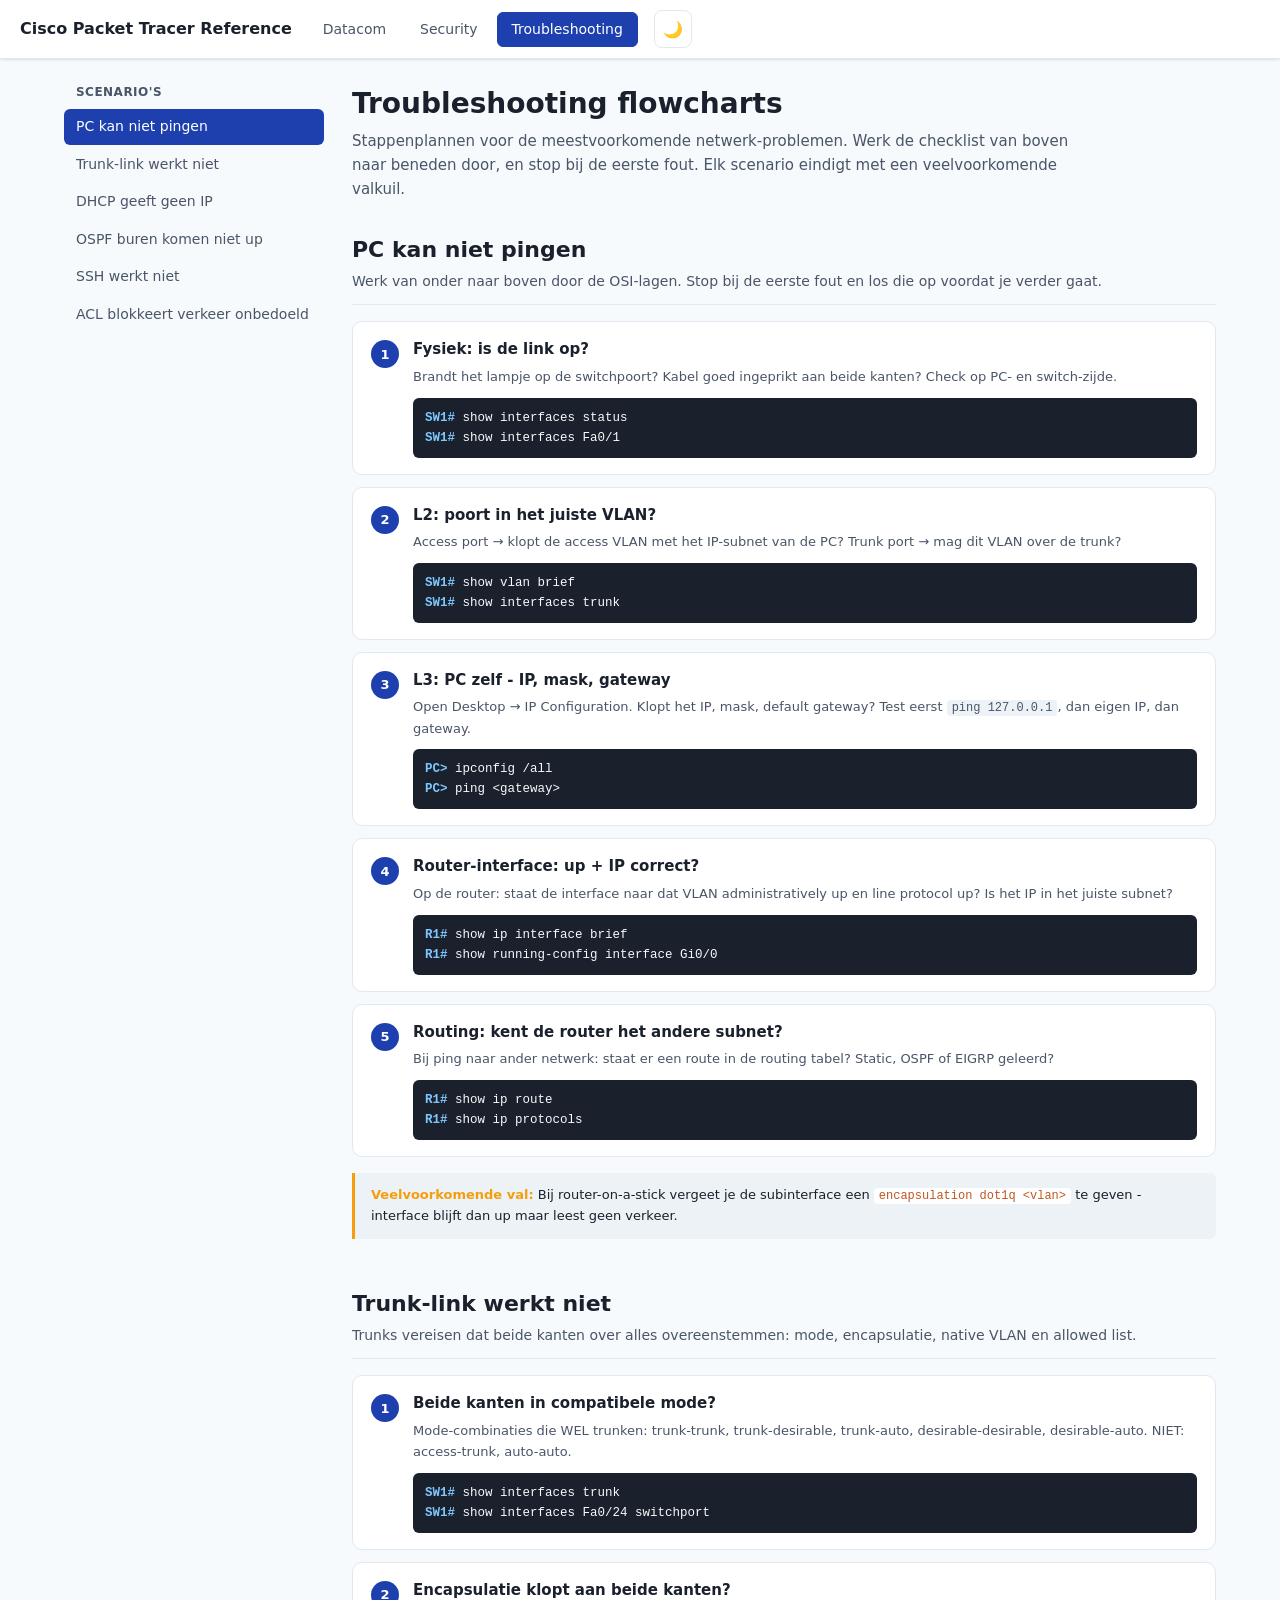
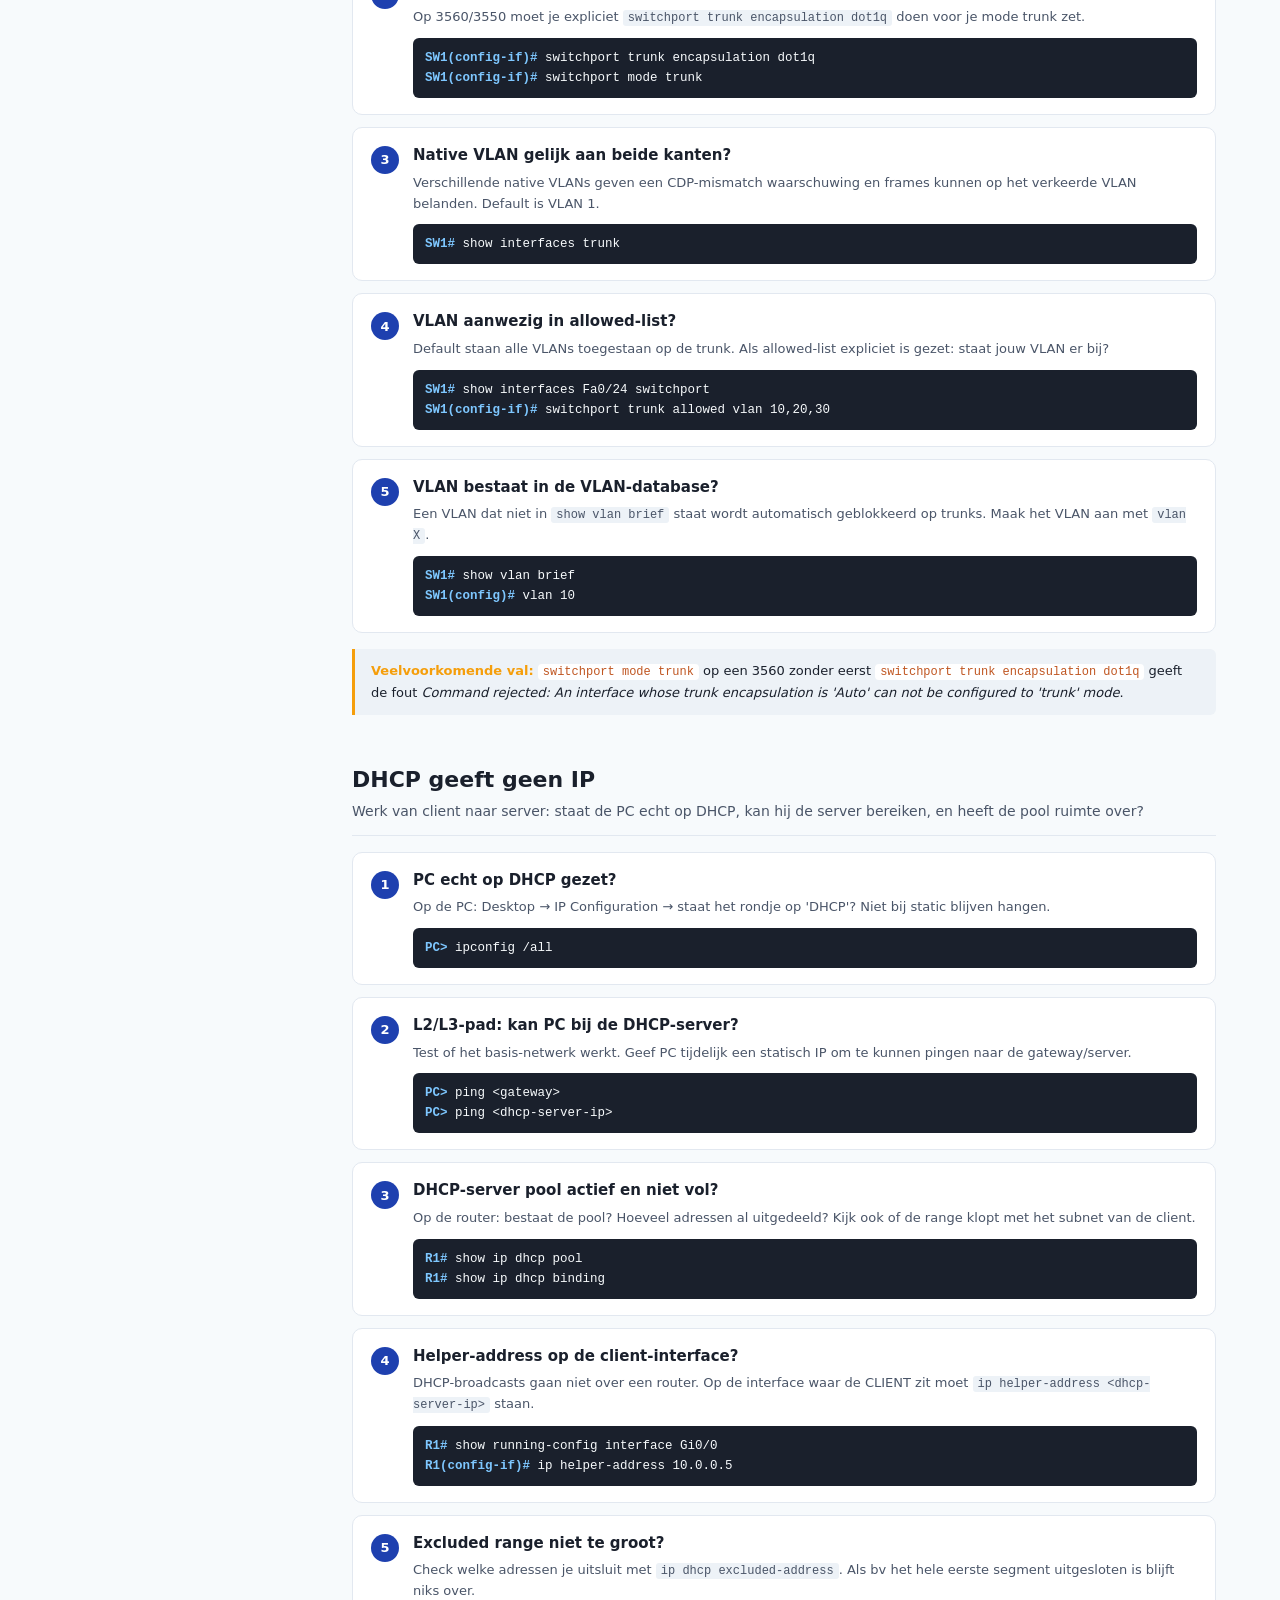
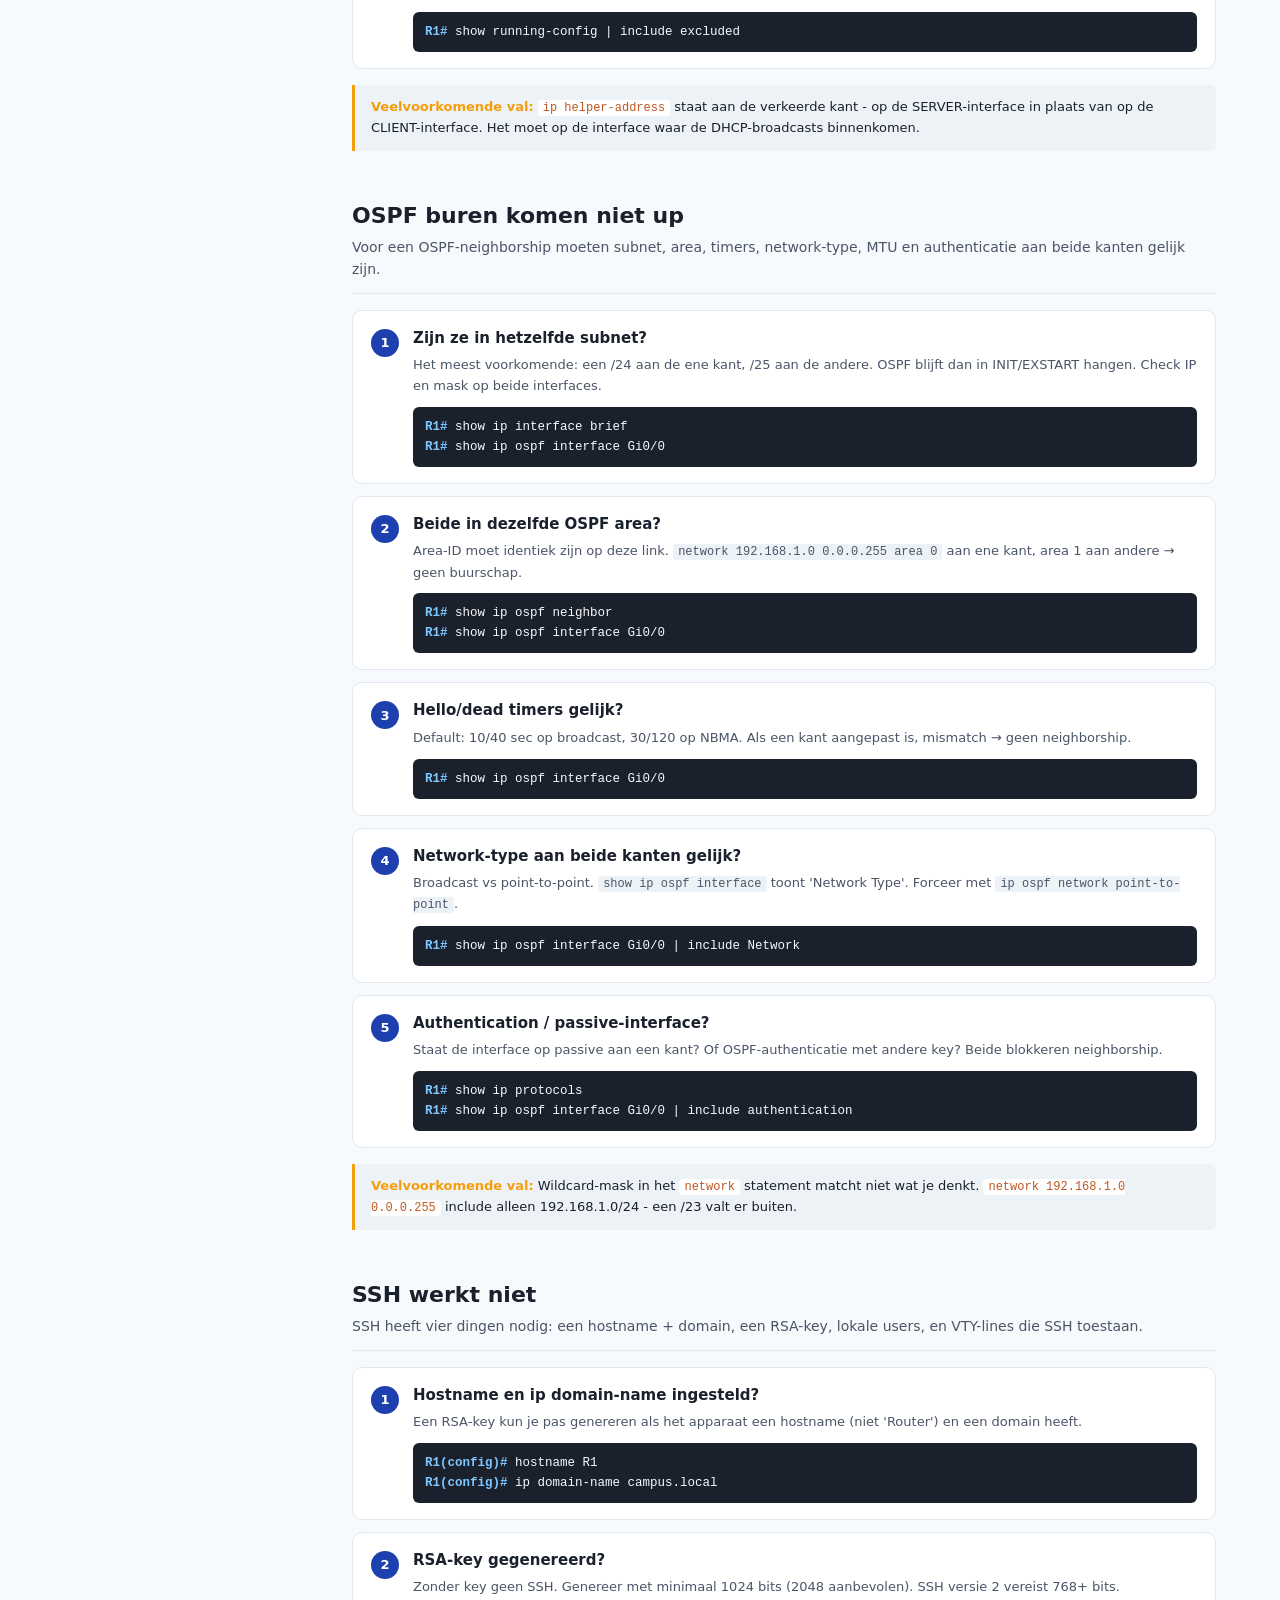
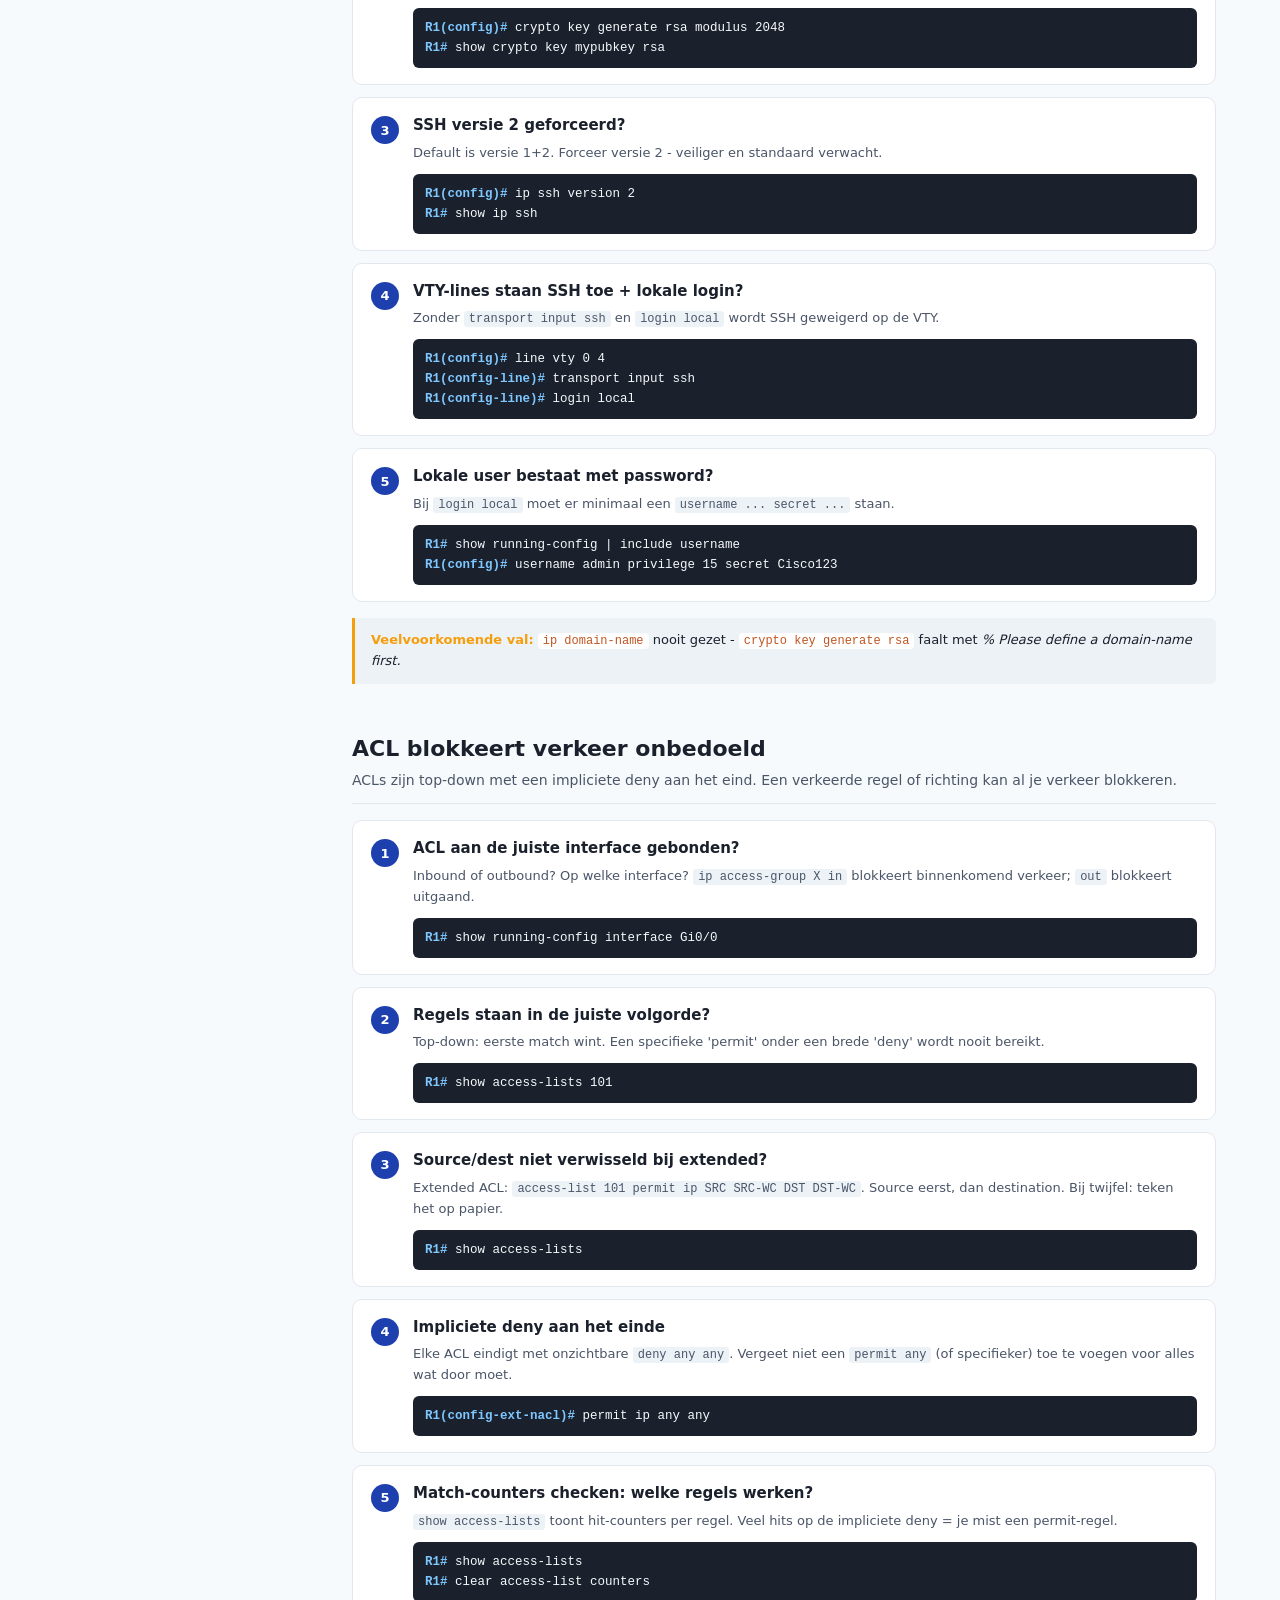
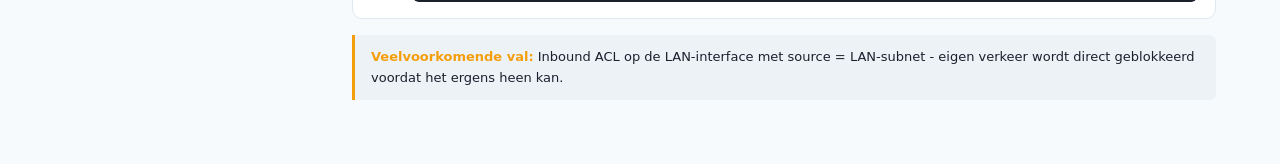
<file: troubleshooting.html>
<!DOCTYPE html>
<html lang="nl" data-theme="dark">
<head>
<meta charset="utf-8">
<meta name="viewport" content="width=device-width, initial-scale=1">
<title>Troubleshooting - ACE Packet Tracer</title>
<link rel="stylesheet" href="assets/styles.css">
<style>
  .ts-layout {
    display: grid;
    grid-template-columns: 260px 1fr;
    max-width: 1200px;
    margin: 0 auto;
    padding: 24px;
    gap: 28px;
  }
  .ts-sidebar {
    position: sticky;
    top: 80px;
    align-self: start;
    max-height: calc(100vh - 100px);
    overflow-y: auto;
  }
  .ts-sidebar h2 {
    font-size: 12px;
    text-transform: uppercase;
    letter-spacing: 0.04em;
    color: var(--text-muted);
    margin: 0 0 8px;
    padding: 0 12px;
  }
  .ts-sidebar ul { list-style: none; margin: 0; padding: 0; }
  .ts-sidebar a {
    display: block;
    padding: 8px 12px;
    color: var(--text-muted);
    text-decoration: none;
    border-radius: 6px;
    font-size: 14px;
    line-height: 1.4;
    margin-bottom: 2px;
  }
  .ts-sidebar a:hover { background: var(--surface-2); color: var(--text); }
  .ts-sidebar a.active { background: var(--primary); color: white; }
  .ts-main h1 {
    font-size: 28px;
    margin: 0 0 4px;
  }
  .ts-intro {
    color: var(--text-muted);
    font-size: 15px;
    line-height: 1.6;
    margin: 0 0 32px;
    max-width: 720px;
  }
  .ts-scenario {
    margin-bottom: 48px;
    scroll-margin-top: 80px;
  }
  .ts-scenario-head {
    margin-bottom: 16px;
    padding-bottom: 12px;
    border-bottom: 1px solid var(--border);
  }
  .ts-scenario-head h2 {
    font-size: 22px;
    margin: 0 0 4px;
    color: var(--text);
  }
  .ts-scenario-head p {
    color: var(--text-muted);
    font-size: 14px;
    line-height: 1.6;
    margin: 0;
  }
  .ts-card {
    background: var(--surface);
    border: 1px solid var(--border);
    border-radius: 10px;
    padding: 16px 18px;
    margin-bottom: 12px;
    display: flex;
    gap: 14px;
    align-items: flex-start;
  }
  .ts-num {
    background: var(--primary);
    color: white;
    width: 28px;
    height: 28px;
    border-radius: 50%;
    display: flex;
    align-items: center;
    justify-content: center;
    font-size: 13px;
    font-weight: 600;
    flex-shrink: 0;
    margin-top: 2px;
  }
  .ts-card-body { flex: 1; min-width: 0; }
  .ts-card-body h3 {
    font-size: 15px;
    margin: 0 0 6px;
    color: var(--text);
  }
  .ts-card-body p {
    font-size: 13px;
    color: var(--text-muted);
    margin: 0 0 10px;
    line-height: 1.6;
  }
  .ts-cmds {
    background: var(--code-bg);
    color: var(--code-text);
    padding: 10px 12px;
    border-radius: 6px;
    font-family: ui-monospace, Consolas, monospace;
    font-size: 12.5px;
    line-height: 1.6;
    margin: 0;
    overflow-x: auto;
    white-space: pre;
  }
  .ts-cmds .prompt { color: #7ec7ff; font-weight: 600; }
  .ts-pitfall {
    background: var(--surface-2);
    border-left: 3px solid #f59e0b;
    border-radius: 0 6px 6px 0;
    padding: 12px 16px;
    margin-top: 16px;
    font-size: 13px;
    line-height: 1.6;
    color: var(--text);
  }
  .ts-pitfall strong { color: #f59e0b; }
  .ts-pitfall code {
    font-family: ui-monospace, Consolas, monospace;
    background: var(--surface);
    padding: 1px 5px;
    border-radius: 4px;
    font-size: 12px;
    color: var(--accent);
  }
  .tip-inline {
    font-family: ui-monospace, Consolas, monospace;
    background: var(--surface-2);
    padding: 1px 5px;
    border-radius: 3px;
    font-size: 12px;
  }
  .topbar-tabs { display: flex; gap: 4px; align-items: center; }
  .tab-btn {
    background: transparent;
    border: 1px solid transparent;
    color: var(--text-muted);
    padding: 6px 14px;
    border-radius: 6px;
    font-size: 14px;
    cursor: pointer;
    font-weight: 500;
    text-decoration: none;
    display: inline-block;
  }
  .tab-btn:hover { color: var(--text); background: var(--surface-2); }
  .tab-btn.active { background: var(--primary); color: #fff; border-color: var(--primary); }
  @media (max-width: 900px) {
    .ts-layout { grid-template-columns: 1fr; }
    .ts-sidebar { position: static; max-height: none; }
  }
</style>
</head>
<body>

<header class="topbar">
  <div class="topbar-left">
    <a href="index.html" style="text-decoration:none;color:inherit;font-weight:600;">Cisco Packet Tracer Reference</a>
  </div>
  <nav class="topbar-tabs">
    <a class="tab-btn" href="index.html">Datacom</a>
    <a class="tab-btn" href="security.html">Security</a>
    <a class="tab-btn active" href="troubleshooting.html">Troubleshooting</a>
  </nav>
  <div class="topbar-right">
    <button id="theme-toggle" class="icon-btn" title="Toggle theme" aria-label="Toggle theme">☀️</button>
  </div>
</header>

<div class="ts-layout">
  <aside class="ts-sidebar">
    <h2>Scenario's</h2>
    <ul id="scenario-list"></ul>
  </aside>
  <main class="ts-main" id="content">
    <h1>Troubleshooting flowcharts</h1>
    <p class="ts-intro">Stappenplannen voor de meestvoorkomende netwerk-problemen. Werk de checklist van boven naar beneden door, en stop bij de eerste fout. Elk scenario eindigt met een veelvoorkomende valkuil.</p>
    <div id="scenarios"></div>
  </main>
</div>

<script>
(function () {
  "use strict";

  const root = document.documentElement;
  const tt = document.getElementById("theme-toggle");
  let cur;
  try {
    cur = localStorage.getItem("ciscoref-theme") || (window.matchMedia("(prefers-color-scheme: dark)").matches ? "dark" : "light");
  } catch (e) { cur = "dark"; }
  function apply(t) {
    root.setAttribute("data-theme", t);
    tt.textContent = t === "dark" ? "☀️" : "🌙";
  }
  apply(cur);
  tt.addEventListener("click", () => {
    cur = cur === "dark" ? "light" : "dark";
    try { localStorage.setItem("ciscoref-theme", cur); } catch (e) {}
    apply(cur);
  });

  const SCENARIOS = [
    {
      id: "no-ping",
      title: "PC kan niet pingen",
      desc: "Werk van onder naar boven door de OSI-lagen. Stop bij de eerste fout en los die op voordat je verder gaat.",
      steps: [
        { t: "Fysiek: is de link op?", d: "Brandt het lampje op de switchpoort? Kabel goed ingeprikt aan beide kanten? Check op PC- en switch-zijde.",
          cmds: [{p:"SW1#",c:"show interfaces status"},{p:"SW1#",c:"show interfaces Fa0/1"}] },
        { t: "L2: poort in het juiste VLAN?", d: "Access port \u2192 klopt de access VLAN met het IP-subnet van de PC? Trunk port \u2192 mag dit VLAN over de trunk?",
          cmds: [{p:"SW1#",c:"show vlan brief"},{p:"SW1#",c:"show interfaces trunk"}] },
        { t: "L3: PC zelf - IP, mask, gateway", d: "Open Desktop \u2192 IP Configuration. Klopt het IP, mask, default gateway? Test eerst <span class=\"tip-inline\">ping 127.0.0.1</span>, dan eigen IP, dan gateway.",
          cmds: [{p:"PC>",c:"ipconfig /all"},{p:"PC>",c:"ping <gateway>"}] },
        { t: "Router-interface: up + IP correct?", d: "Op de router: staat de interface naar dat VLAN administratively up en line protocol up? Is het IP in het juiste subnet?",
          cmds: [{p:"R1#",c:"show ip interface brief"},{p:"R1#",c:"show running-config interface Gi0/0"}] },
        { t: "Routing: kent de router het andere subnet?", d: "Bij ping naar ander netwerk: staat er een route in de routing tabel? Static, OSPF of EIGRP geleerd?",
          cmds: [{p:"R1#",c:"show ip route"},{p:"R1#",c:"show ip protocols"}] }
      ],
      pitfall: "Bij router-on-a-stick vergeet je de subinterface een <code>encapsulation dot1q &lt;vlan&gt;</code> te geven - interface blijft dan up maar leest geen verkeer."
    },
    {
      id: "trunk",
      title: "Trunk-link werkt niet",
      desc: "Trunks vereisen dat beide kanten over alles overeenstemmen: mode, encapsulatie, native VLAN en allowed list.",
      steps: [
        { t: "Beide kanten in compatibele mode?", d: "Mode-combinaties die WEL trunken: trunk-trunk, trunk-desirable, trunk-auto, desirable-desirable, desirable-auto. NIET: access-trunk, auto-auto.",
          cmds: [{p:"SW1#",c:"show interfaces trunk"},{p:"SW1#",c:"show interfaces Fa0/24 switchport"}] },
        { t: "Encapsulatie klopt aan beide kanten?", d: "Op 3560/3550 moet je expliciet <span class=\"tip-inline\">switchport trunk encapsulation dot1q</span> doen voor je mode trunk zet.",
          cmds: [{p:"SW1(config-if)#",c:"switchport trunk encapsulation dot1q"},{p:"SW1(config-if)#",c:"switchport mode trunk"}] },
        { t: "Native VLAN gelijk aan beide kanten?", d: "Verschillende native VLANs geven een CDP-mismatch waarschuwing en frames kunnen op het verkeerde VLAN belanden. Default is VLAN 1.",
          cmds: [{p:"SW1#",c:"show interfaces trunk"}] },
        { t: "VLAN aanwezig in allowed-list?", d: "Default staan alle VLANs toegestaan op de trunk. Als allowed-list expliciet is gezet: staat jouw VLAN er bij?",
          cmds: [{p:"SW1#",c:"show interfaces Fa0/24 switchport"},{p:"SW1(config-if)#",c:"switchport trunk allowed vlan 10,20,30"}] },
        { t: "VLAN bestaat in de VLAN-database?", d: "Een VLAN dat niet in <span class=\"tip-inline\">show vlan brief</span> staat wordt automatisch geblokkeerd op trunks. Maak het VLAN aan met <span class=\"tip-inline\">vlan X</span>.",
          cmds: [{p:"SW1#",c:"show vlan brief"},{p:"SW1(config)#",c:"vlan 10"}] }
      ],
      pitfall: "<code>switchport mode trunk</code> op een 3560 zonder eerst <code>switchport trunk encapsulation dot1q</code> geeft de fout <em>Command rejected: An interface whose trunk encapsulation is 'Auto' can not be configured to 'trunk' mode</em>."
    },
    {
      id: "dhcp",
      title: "DHCP geeft geen IP",
      desc: "Werk van client naar server: staat de PC echt op DHCP, kan hij de server bereiken, en heeft de pool ruimte over?",
      steps: [
        { t: "PC echt op DHCP gezet?", d: "Op de PC: Desktop \u2192 IP Configuration \u2192 staat het rondje op 'DHCP'? Niet bij static blijven hangen.",
          cmds: [{p:"PC>",c:"ipconfig /all"}] },
        { t: "L2/L3-pad: kan PC bij de DHCP-server?", d: "Test of het basis-netwerk werkt. Geef PC tijdelijk een statisch IP om te kunnen pingen naar de gateway/server.",
          cmds: [{p:"PC>",c:"ping <gateway>"},{p:"PC>",c:"ping <dhcp-server-ip>"}] },
        { t: "DHCP-server pool actief en niet vol?", d: "Op de router: bestaat de pool? Hoeveel adressen al uitgedeeld? Kijk ook of de range klopt met het subnet van de client.",
          cmds: [{p:"R1#",c:"show ip dhcp pool"},{p:"R1#",c:"show ip dhcp binding"}] },
        { t: "Helper-address op de client-interface?", d: "DHCP-broadcasts gaan niet over een router. Op de interface waar de CLIENT zit moet <span class=\"tip-inline\">ip helper-address &lt;dhcp-server-ip&gt;</span> staan.",
          cmds: [{p:"R1#",c:"show running-config interface Gi0/0"},{p:"R1(config-if)#",c:"ip helper-address 10.0.0.5"}] },
        { t: "Excluded range niet te groot?", d: "Check welke adressen je uitsluit met <span class=\"tip-inline\">ip dhcp excluded-address</span>. Als bv het hele eerste segment uitgesloten is blijft niks over.",
          cmds: [{p:"R1#",c:"show running-config | include excluded"}] }
      ],
      pitfall: "<code>ip helper-address</code> staat aan de verkeerde kant - op de SERVER-interface in plaats van op de CLIENT-interface. Het moet op de interface waar de DHCP-broadcasts binnenkomen."
    },
    {
      id: "ospf",
      title: "OSPF buren komen niet up",
      desc: "Voor een OSPF-neighborship moeten subnet, area, timers, network-type, MTU en authenticatie aan beide kanten gelijk zijn.",
      steps: [
        { t: "Zijn ze in hetzelfde subnet?", d: "Het meest voorkomende: een /24 aan de ene kant, /25 aan de andere. OSPF blijft dan in INIT/EXSTART hangen. Check IP en mask op beide interfaces.",
          cmds: [{p:"R1#",c:"show ip interface brief"},{p:"R1#",c:"show ip ospf interface Gi0/0"}] },
        { t: "Beide in dezelfde OSPF area?", d: "Area-ID moet identiek zijn op deze link. <span class=\"tip-inline\">network 192.168.1.0 0.0.0.255 area 0</span> aan ene kant, area 1 aan andere \u2192 geen buurschap.",
          cmds: [{p:"R1#",c:"show ip ospf neighbor"},{p:"R1#",c:"show ip ospf interface Gi0/0"}] },
        { t: "Hello/dead timers gelijk?", d: "Default: 10/40 sec op broadcast, 30/120 op NBMA. Als een kant aangepast is, mismatch \u2192 geen neighborship.",
          cmds: [{p:"R1#",c:"show ip ospf interface Gi0/0"}] },
        { t: "Network-type aan beide kanten gelijk?", d: "Broadcast vs point-to-point. <span class=\"tip-inline\">show ip ospf interface</span> toont 'Network Type'. Forceer met <span class=\"tip-inline\">ip ospf network point-to-point</span>.",
          cmds: [{p:"R1#",c:"show ip ospf interface Gi0/0 | include Network"}] },
        { t: "Authentication / passive-interface?", d: "Staat de interface op passive aan een kant? Of OSPF-authenticatie met andere key? Beide blokkeren neighborship.",
          cmds: [{p:"R1#",c:"show ip protocols"},{p:"R1#",c:"show ip ospf interface Gi0/0 | include authentication"}] }
      ],
      pitfall: "Wildcard-mask in het <code>network</code> statement matcht niet wat je denkt. <code>network 192.168.1.0 0.0.0.255</code> include alleen 192.168.1.0/24 - een /23 valt er buiten."
    },
    {
      id: "ssh",
      title: "SSH werkt niet",
      desc: "SSH heeft vier dingen nodig: een hostname + domain, een RSA-key, lokale users, en VTY-lines die SSH toestaan.",
      steps: [
        { t: "Hostname en ip domain-name ingesteld?", d: "Een RSA-key kun je pas genereren als het apparaat een hostname (niet 'Router') en een domain heeft.",
          cmds: [{p:"R1(config)#",c:"hostname R1"},{p:"R1(config)#",c:"ip domain-name campus.local"}] },
        { t: "RSA-key gegenereerd?", d: "Zonder key geen SSH. Genereer met minimaal 1024 bits (2048 aanbevolen). SSH versie 2 vereist 768+ bits.",
          cmds: [{p:"R1(config)#",c:"crypto key generate rsa modulus 2048"},{p:"R1#",c:"show crypto key mypubkey rsa"}] },
        { t: "SSH versie 2 geforceerd?", d: "Default is versie 1+2. Forceer versie 2 - veiliger en standaard verwacht.",
          cmds: [{p:"R1(config)#",c:"ip ssh version 2"},{p:"R1#",c:"show ip ssh"}] },
        { t: "VTY-lines staan SSH toe + lokale login?", d: "Zonder <span class=\"tip-inline\">transport input ssh</span> en <span class=\"tip-inline\">login local</span> wordt SSH geweigerd op de VTY.",
          cmds: [{p:"R1(config)#",c:"line vty 0 4"},{p:"R1(config-line)#",c:"transport input ssh"},{p:"R1(config-line)#",c:"login local"}] },
        { t: "Lokale user bestaat met password?", d: "Bij <span class=\"tip-inline\">login local</span> moet er minimaal een <span class=\"tip-inline\">username ... secret ...</span> staan.",
          cmds: [{p:"R1#",c:"show running-config | include username"},{p:"R1(config)#",c:"username admin privilege 15 secret Cisco123"}] }
      ],
      pitfall: "<code>ip domain-name</code> nooit gezet - <code>crypto key generate rsa</code> faalt met <em>% Please define a domain-name first.</em>"
    },
    {
      id: "acl",
      title: "ACL blokkeert verkeer onbedoeld",
      desc: "ACLs zijn top-down met een impliciete deny aan het eind. Een verkeerde regel of richting kan al je verkeer blokkeren.",
      steps: [
        { t: "ACL aan de juiste interface gebonden?", d: "Inbound of outbound? Op welke interface? <span class=\"tip-inline\">ip access-group X in</span> blokkeert binnenkomend verkeer; <span class=\"tip-inline\">out</span> blokkeert uitgaand.",
          cmds: [{p:"R1#",c:"show running-config interface Gi0/0"}] },
        { t: "Regels staan in de juiste volgorde?", d: "Top-down: eerste match wint. Een specifieke 'permit' onder een brede 'deny' wordt nooit bereikt.",
          cmds: [{p:"R1#",c:"show access-lists 101"}] },
        { t: "Source/dest niet verwisseld bij extended?", d: "Extended ACL: <span class=\"tip-inline\">access-list 101 permit ip SRC SRC-WC DST DST-WC</span>. Source eerst, dan destination. Bij twijfel: teken het op papier.",
          cmds: [{p:"R1#",c:"show access-lists"}] },
        { t: "Impliciete deny aan het einde", d: "Elke ACL eindigt met onzichtbare <span class=\"tip-inline\">deny any any</span>. Vergeet niet een <span class=\"tip-inline\">permit any</span> (of specifieker) toe te voegen voor alles wat door moet.",
          cmds: [{p:"R1(config-ext-nacl)#",c:"permit ip any any"}] },
        { t: "Match-counters checken: welke regels werken?", d: "<span class=\"tip-inline\">show access-lists</span> toont hit-counters per regel. Veel hits op de impliciete deny = je mist een permit-regel.",
          cmds: [{p:"R1#",c:"show access-lists"},{p:"R1#",c:"clear access-list counters"}] }
      ],
      pitfall: "Inbound ACL op de LAN-interface met source = LAN-subnet - eigen verkeer wordt direct geblokkeerd voordat het ergens heen kan."
    }
  ];

  const list = document.getElementById("scenario-list");
  SCENARIOS.forEach(s => {
    const li = document.createElement("li");
    const a = document.createElement("a");
    a.href = "#" + s.id;
    a.textContent = s.title;
    a.dataset.id = s.id;
    li.appendChild(a);
    list.appendChild(li);
  });

  const container = document.getElementById("scenarios");
  function esc(s) { return String(s == null ? "" : s).replace(/&/g, "&amp;").replace(/</g, "&lt;").replace(/>/g, "&gt;").replace(/"/g, "&quot;"); }
  SCENARIOS.forEach(s => {
    let html = '<section class="ts-scenario" id="' + s.id + '">';
    html += '<div class="ts-scenario-head"><h2>' + esc(s.title) + '</h2><p>' + esc(s.desc) + '</p></div>';
    s.steps.forEach((step, i) => {
      html += '<div class="ts-card"><div class="ts-num">' + (i + 1) + '</div><div class="ts-card-body">';
      html += '<h3>' + esc(step.t) + '</h3><p>' + step.d + '</p>';
      if (step.cmds && step.cmds.length) {
        html += '<pre class="ts-cmds">';
        step.cmds.forEach((c, j) => {
          if (j > 0) html += '\n';
          html += '<span class="prompt">' + esc(c.p) + '</span> ' + esc(c.c);
        });
        html += '</pre>';
      }
      html += '</div></div>';
    });
    html += '<div class="ts-pitfall"><strong>Veelvoorkomende val:</strong> ' + s.pitfall + '</div>';
    html += '</section>';
    container.insertAdjacentHTML("beforeend", html);
  });

  const observer = new IntersectionObserver(entries => {
    entries.forEach(entry => {
      if (entry.isIntersecting) {
        document.querySelectorAll(".ts-sidebar a").forEach(a => a.classList.remove("active"));
        const link = document.querySelector('.ts-sidebar a[data-id="' + entry.target.id + '"]');
        if (link) link.classList.add("active");
      }
    });
  }, { rootMargin: "-100px 0px -60% 0px", threshold: 0 });
  document.querySelectorAll(".ts-scenario").forEach(s => observer.observe(s));
})();
</script>
</body>
</html>
</file>
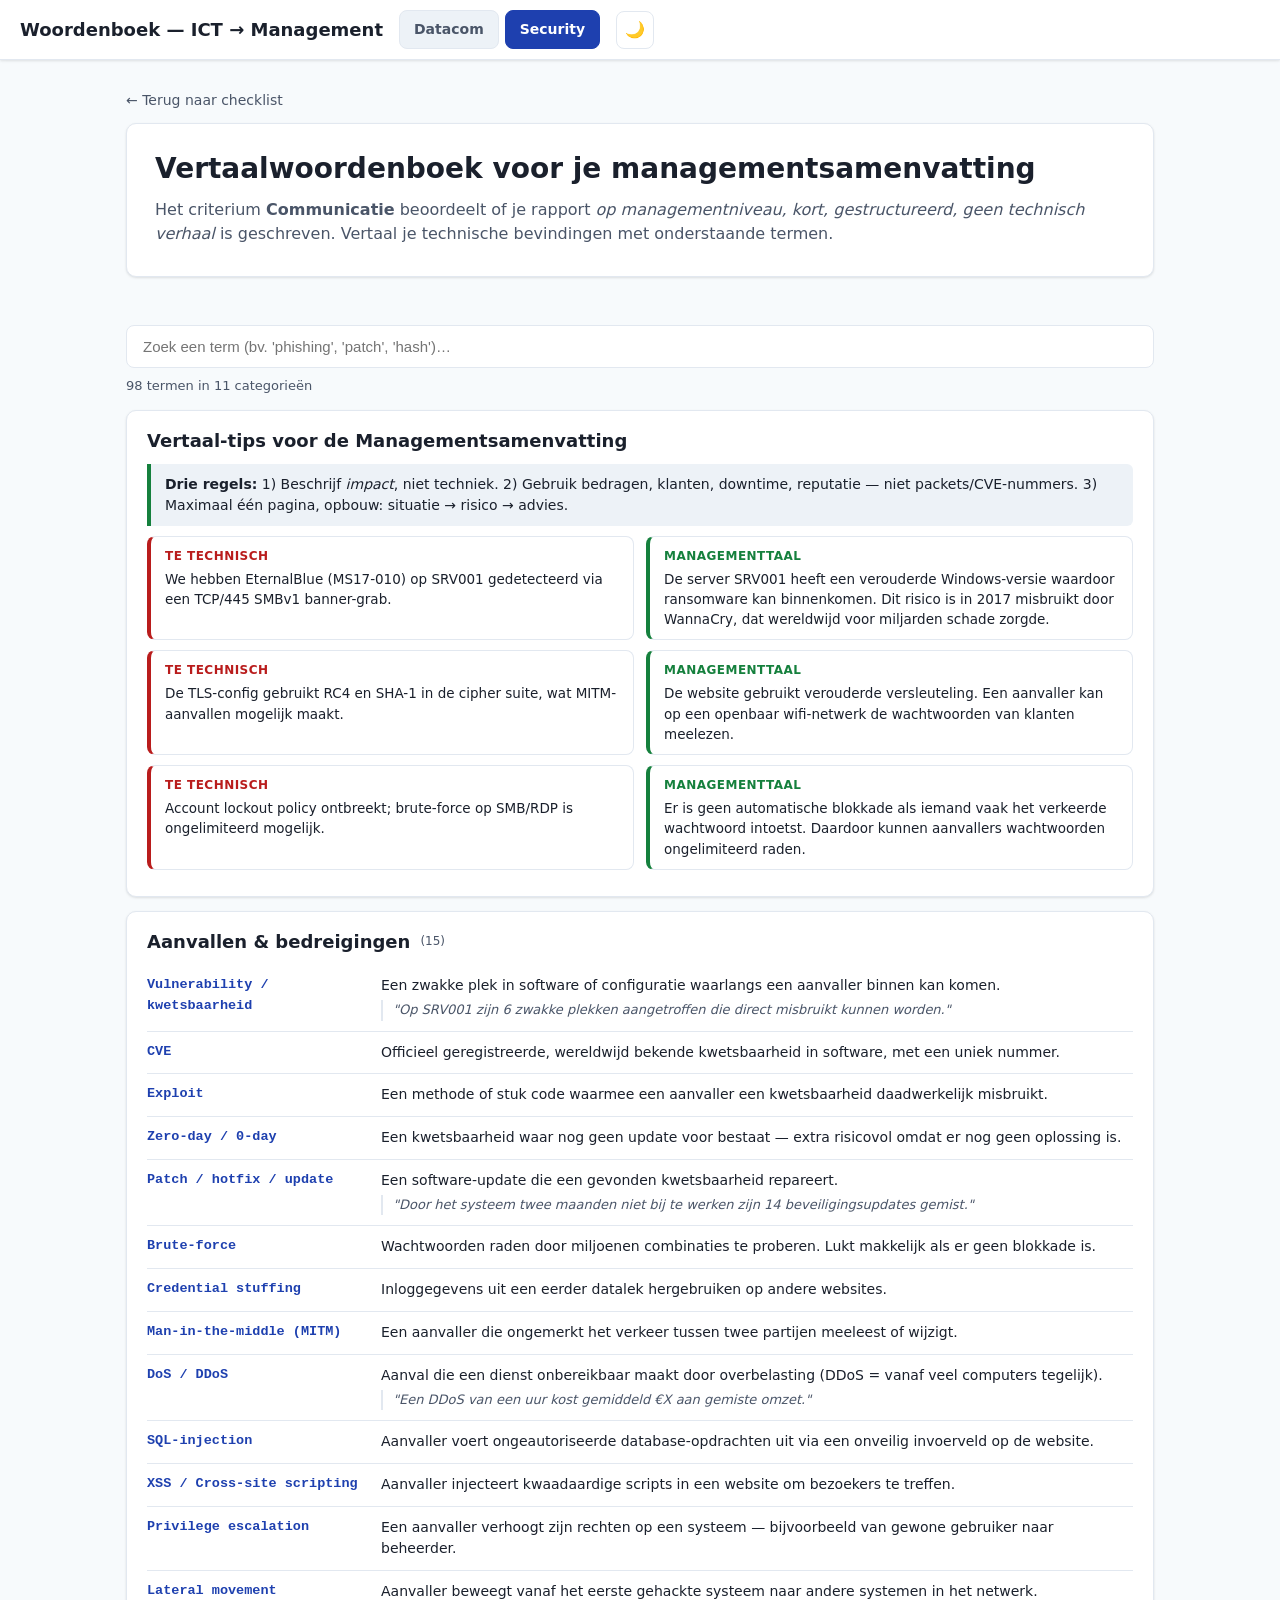
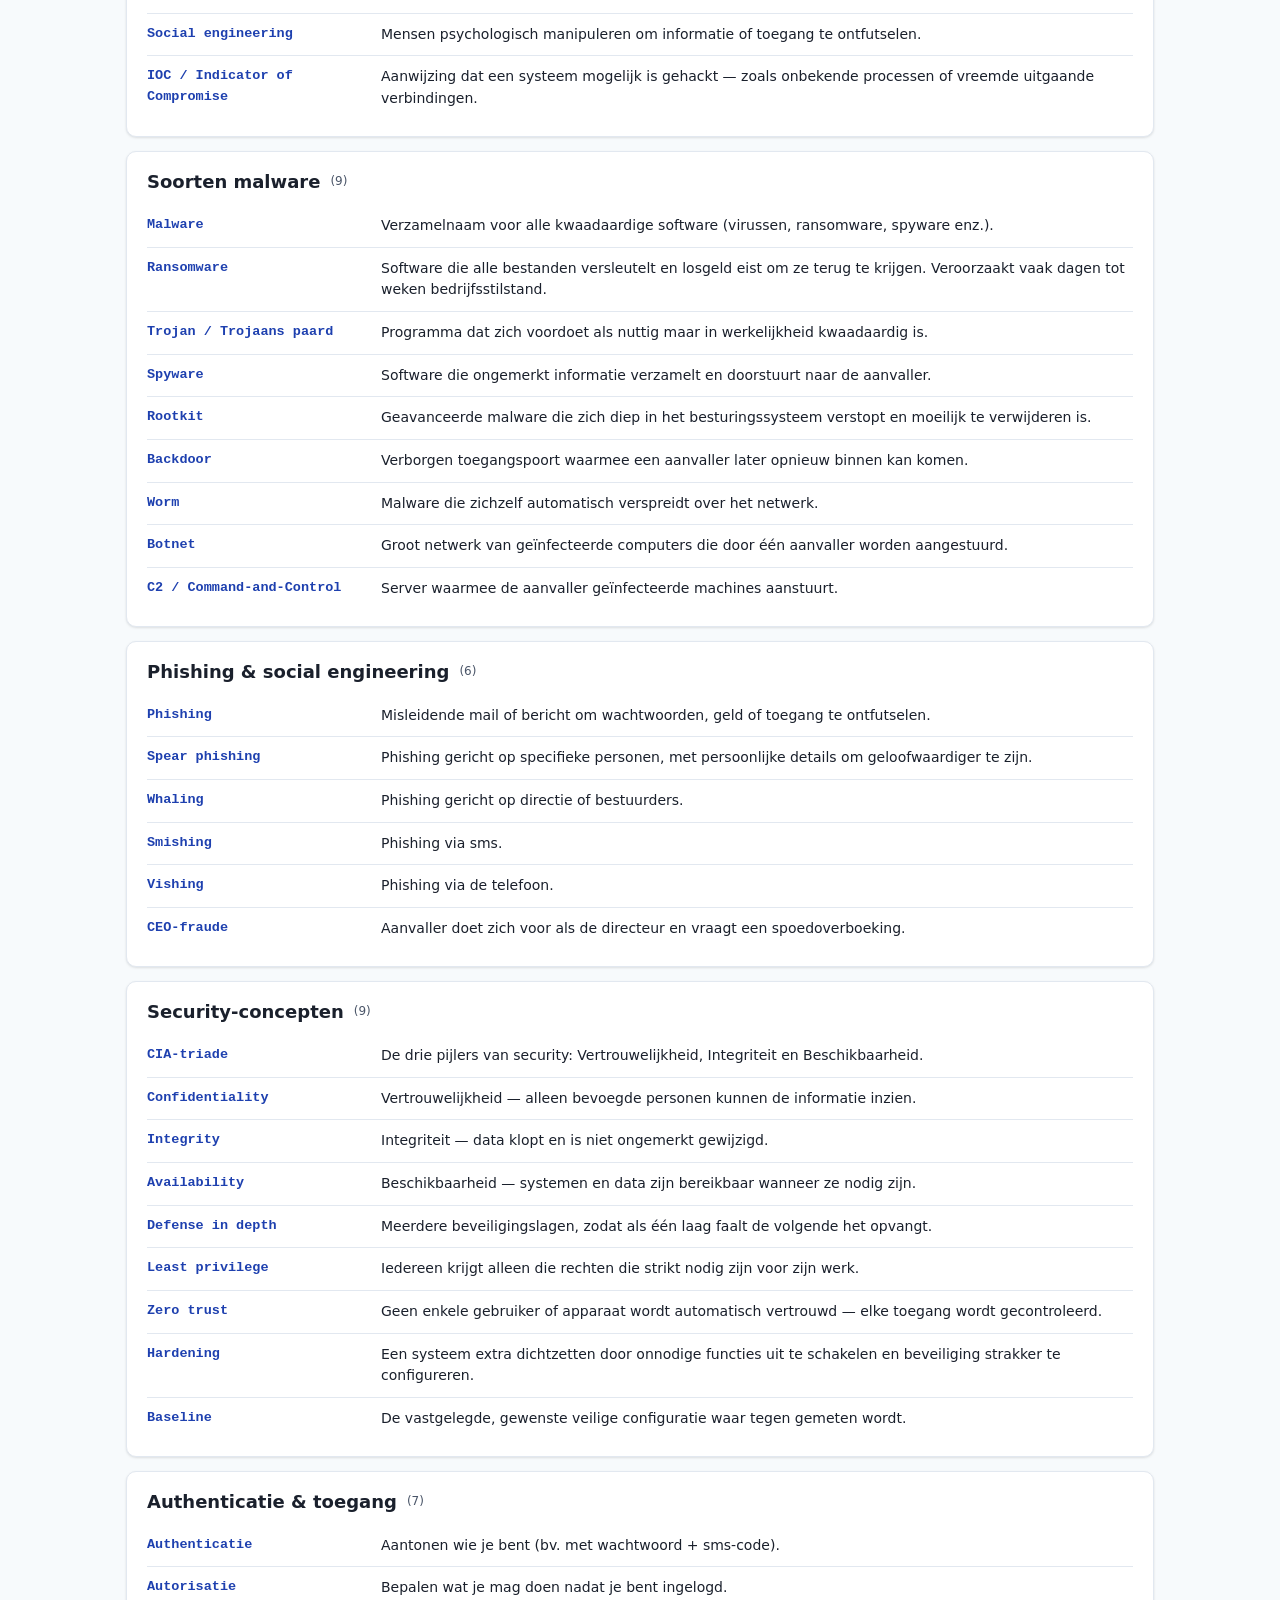
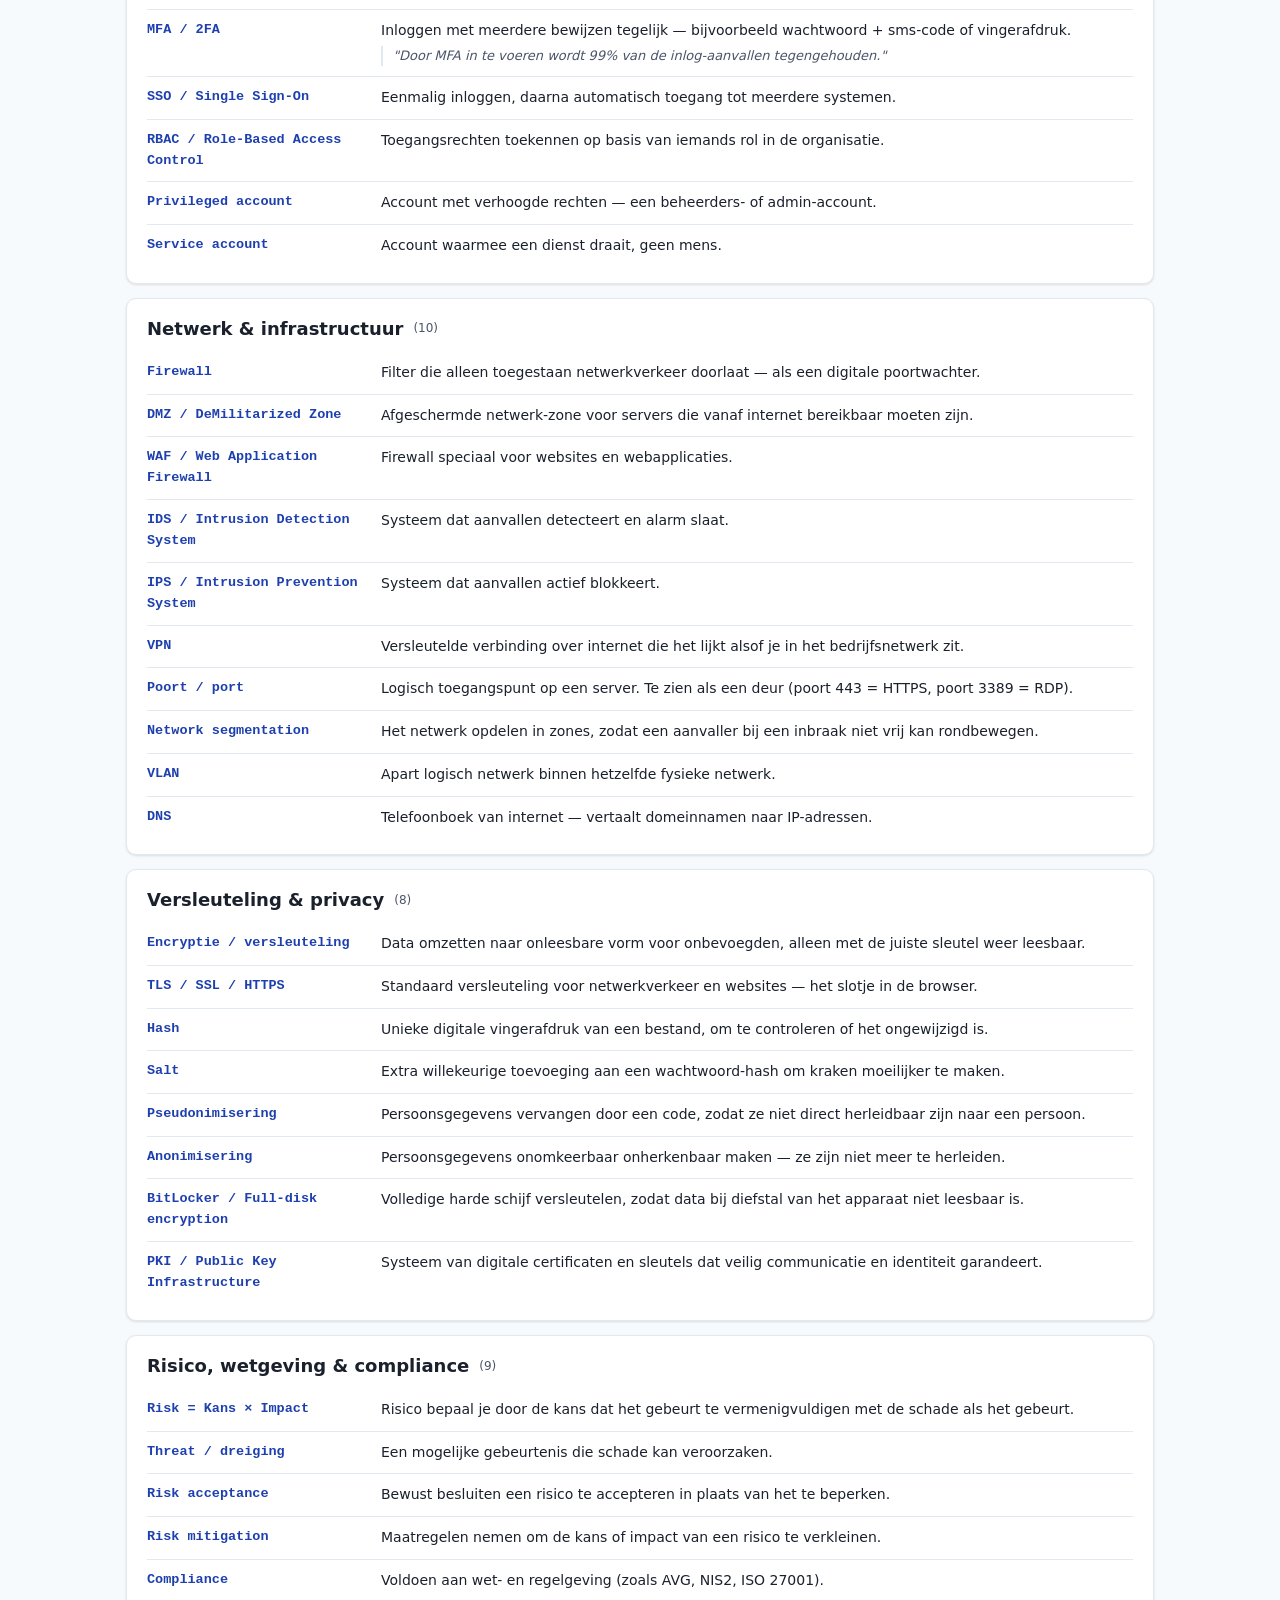
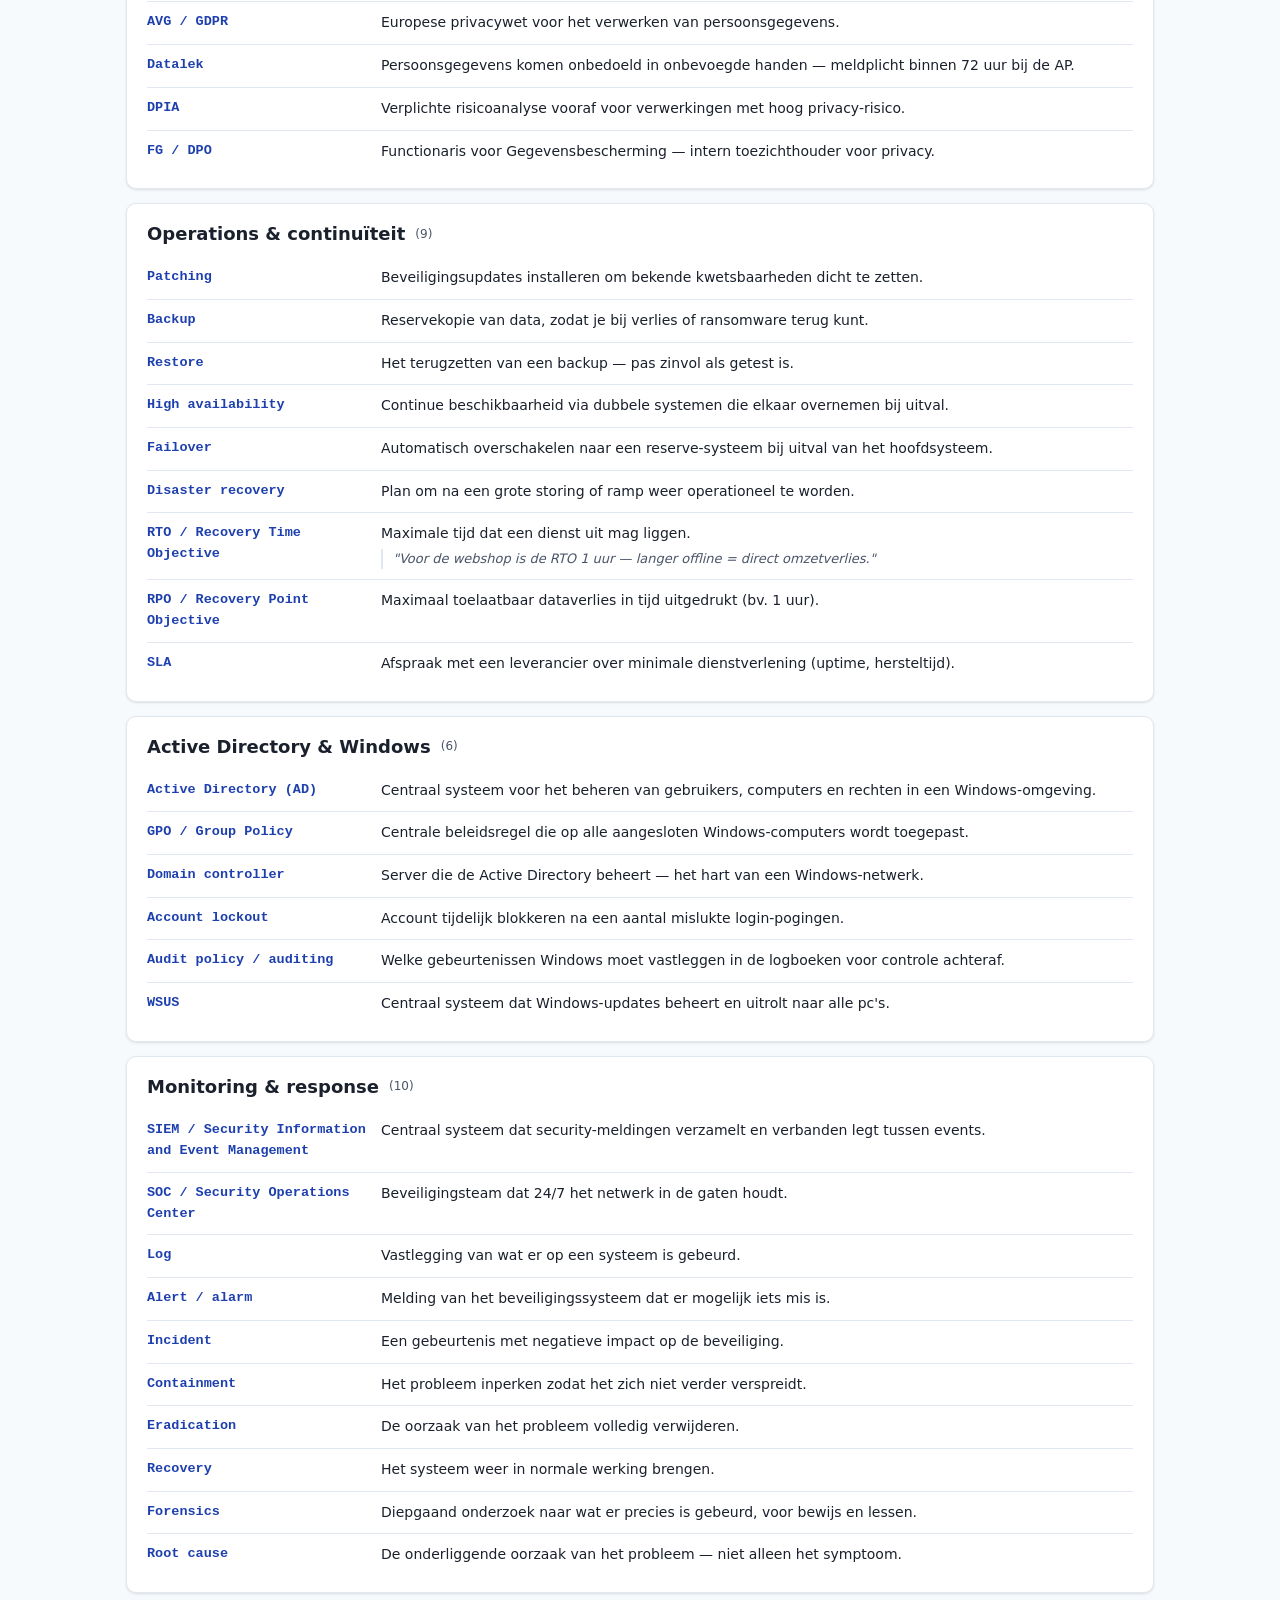
<file: woordenboek.html>
<!DOCTYPE html>
<html lang="nl">
<head>
  <meta charset="UTF-8" />
  <meta name="viewport" content="width=device-width, initial-scale=1.0" />
  <title>Woordenboek — ICT naar Management</title>
  <meta name="description" content="Vertaalwoordenboek van technische ICT-termen naar managementtaal voor het IT-security examen." />
  <link rel="stylesheet" href="assets/styles.css" />
  <link rel="icon" href="data:image/svg+xml,%3Csvg xmlns='http://www.w3.org/2000/svg' viewBox='0 0 32 32'%3E%3Crect width='32' height='32' rx='6' fill='%231e3a8a'/%3E%3Ctext x='16' y='22' font-family='monospace' font-size='18' text-anchor='middle' fill='white' font-weight='bold'%3E%26gt;_%3C/text%3E%3C/svg%3E">
  <style>
    .wb-main { max-width: 1100px; margin: 0 auto; padding: 28px 36px 80px; }
    .back-link { display: inline-flex; align-items: center; gap: 6px; color: var(--text-muted); text-decoration: none; font-size: 14px; margin-bottom: 12px; }
    .back-link:hover { color: var(--primary); }

    .wb-search {
      width: 100%;
      padding: 12px 16px;
      border: 1px solid var(--border);
      border-radius: 8px;
      font-size: 15px;
      background: var(--surface);
      color: var(--text);
      outline: none;
      margin: 16px 0 8px;
      transition: border-color 0.15s, box-shadow 0.15s;
    }
    .wb-search:focus { border-color: var(--primary); box-shadow: 0 0 0 3px rgba(96,165,250,0.25); }
    .wb-stats { color: var(--text-muted); font-size: 13px; margin-bottom: 14px; }

    .wb-cat {
      background: var(--surface);
      border: 1px solid var(--border);
      border-radius: 10px;
      padding: 16px 20px;
      margin: 14px 0;
      box-shadow: var(--shadow);
    }
    .wb-cat h3 { margin: 0 0 10px 0; font-size: 18px; display: flex; align-items: center; gap: 10px; }
    .wb-cat .cnt { color: var(--text-muted); font-size: 12px; font-weight: 500; }

    .wb-row {
      display: grid;
      grid-template-columns: 220px 1fr;
      gap: 14px;
      padding: 10px 0;
      border-top: 1px solid var(--border);
      font-size: 14px;
      line-height: 1.55;
    }
    .wb-row:first-of-type { border-top: none; }
    .wb-row.hidden { display: none; }
    .wb-cat.hidden { display: none; }
    .wb-term { font-weight: 700; color: var(--primary); font-family: ui-monospace, Consolas, monospace; font-size: 13.5px; }
    .wb-term .alt { color: var(--text-muted); font-weight: 500; font-size: 12px; display: block; margin-top: 2px; }
    .wb-trans { color: var(--text); }
    .wb-example { display: block; margin-top: 4px; color: var(--text-muted); font-size: 13px; font-style: italic; padding-left: 10px; border-left: 2px solid var(--border); }
    @media (max-width: 700px) {
      .wb-row { grid-template-columns: 1fr; gap: 4px; }
    }

    mark { background: var(--hl); color: inherit; padding: 0 2px; border-radius: 3px; }

    .tip { background: var(--surface-2); border-left: 4px solid var(--accent); padding: 10px 14px; border-radius: 0 6px 6px 0; margin: 10px 0; font-size: 14px; }
    .tip.success { border-left-color: #15803d; }
    .tip.danger { border-left-color: #b91c1c; }

    .compare {
      display: grid;
      grid-template-columns: 1fr 1fr;
      gap: 12px;
      margin: 10px 0;
    }
    .compare > div {
      padding: 10px 14px;
      border-radius: 8px;
      border: 1px solid var(--border);
      background: var(--surface);
      font-size: 13.5px;
      line-height: 1.5;
    }
    .compare .bad { border-left: 4px solid #b91c1c; }
    .compare .good { border-left: 4px solid #15803d; }
    .compare strong { display: block; font-size: 12px; text-transform: uppercase; letter-spacing: 0.04em; margin-bottom: 4px; }
    .compare .bad strong { color: #b91c1c; }
    .compare .good strong { color: #15803d; }
    [data-theme="dark"] .compare .good strong { color: #4ade80; }
    @media (max-width: 600px) {
      .compare { grid-template-columns: 1fr; }
    }
  </style>
</head>
<body>
  <header class="topbar">
    <div class="topbar-left"><h1>Woordenboek &mdash; ICT &rarr; Management</h1></div>
    <nav class="topbar-tabs" aria-label="Sections">
      <a href="index.html" class="tab-btn">Datacom</a>
      <a href="security.html" class="tab-btn active">Security</a>
    </nav>
    <div class="topbar-right">
      <button id="theme-toggle" class="icon-btn" aria-label="Toggle dark mode" title="Toggle theme">🌙</button>
    </div>
  </header>

  <main class="wb-main">
    <a class="back-link" href="security.html">&larr; Terug naar checklist</a>

    <section class="hero">
      <h2>Vertaalwoordenboek voor je managementsamenvatting</h2>
      <p>Het criterium <strong>Communicatie</strong> beoordeelt of je rapport <em>op managementniveau, kort, gestructureerd, geen technisch verhaal</em> is geschreven. Vertaal je technische bevindingen met onderstaande termen.</p>
    </section>

    <input class="wb-search" id="wb-search" type="search" placeholder="Zoek een term (bv. 'phishing', 'patch', 'hash')…" autocomplete="off" />
    <div class="wb-stats" id="wb-stats">&nbsp;</div>

    <section class="wb-cat" data-cat="tips">
      <h3>Vertaal-tips voor de Managementsamenvatting</h3>
      <p class="tip success"><strong>Drie regels:</strong> 1) Beschrijf <em>impact</em>, niet techniek. 2) Gebruik bedragen, klanten, downtime, reputatie &mdash; niet packets/CVE-nummers. 3) Maximaal één pagina, opbouw: situatie &rarr; risico &rarr; advies.</p>
      <div class="compare">
        <div class="bad">
          <strong>Te technisch</strong>
          We hebben EternalBlue (MS17-010) op SRV001 gedetecteerd via een TCP/445 SMBv1 banner-grab.
        </div>
        <div class="good">
          <strong>Managementtaal</strong>
          De server SRV001 heeft een verouderde Windows-versie waardoor ransomware kan binnenkomen. Dit risico is in 2017 misbruikt door WannaCry, dat wereldwijd voor miljarden schade zorgde.
        </div>
      </div>
      <div class="compare">
        <div class="bad">
          <strong>Te technisch</strong>
          De TLS-config gebruikt RC4 en SHA-1 in de cipher suite, wat MITM-aanvallen mogelijk maakt.
        </div>
        <div class="good">
          <strong>Managementtaal</strong>
          De website gebruikt verouderde versleuteling. Een aanvaller kan op een openbaar wifi-netwerk de wachtwoorden van klanten meelezen.
        </div>
      </div>
      <div class="compare">
        <div class="bad">
          <strong>Te technisch</strong>
          Account lockout policy ontbreekt; brute-force op SMB/RDP is ongelimiteerd mogelijk.
        </div>
        <div class="good">
          <strong>Managementtaal</strong>
          Er is geen automatische blokkade als iemand vaak het verkeerde wachtwoord intoetst. Daardoor kunnen aanvallers wachtwoorden ongelimiteerd raden.
        </div>
      </div>
    </section>

    <div id="wb-list"></div>
  </main>

  <script>
    const DICT = [
      { cat: "Aanvallen & bedreigingen", entries: [
        { term: "Vulnerability / kwetsbaarheid",
          trans: "Een zwakke plek in software of configuratie waarlangs een aanvaller binnen kan komen.",
          example: "Op SRV001 zijn 6 zwakke plekken aangetroffen die direct misbruikt kunnen worden." },
        { term: "CVE",
          trans: "Officieel geregistreerde, wereldwijd bekende kwetsbaarheid in software, met een uniek nummer.",
          example: "" },
        { term: "Exploit",
          trans: "Een methode of stuk code waarmee een aanvaller een kwetsbaarheid daadwerkelijk misbruikt.",
          example: "" },
        { term: "Zero-day / 0-day",
          trans: "Een kwetsbaarheid waar nog geen update voor bestaat &mdash; extra risicovol omdat er nog geen oplossing is.",
          example: "" },
        { term: "Patch / hotfix / update",
          trans: "Een software-update die een gevonden kwetsbaarheid repareert.",
          example: "Door het systeem twee maanden niet bij te werken zijn 14 beveiligingsupdates gemist." },
        { term: "Brute-force",
          trans: "Wachtwoorden raden door miljoenen combinaties te proberen. Lukt makkelijk als er geen blokkade is.",
          example: "" },
        { term: "Credential stuffing",
          trans: "Inloggegevens uit een eerder datalek hergebruiken op andere websites.",
          example: "" },
        { term: "Man-in-the-middle (MITM)",
          trans: "Een aanvaller die ongemerkt het verkeer tussen twee partijen meeleest of wijzigt.",
          example: "" },
        { term: "DoS / DDoS",
          trans: "Aanval die een dienst onbereikbaar maakt door overbelasting (DDoS = vanaf veel computers tegelijk).",
          example: "Een DDoS van een uur kost gemiddeld &euro;X aan gemiste omzet." },
        { term: "SQL-injection",
          trans: "Aanvaller voert ongeautoriseerde database-opdrachten uit via een onveilig invoerveld op de website.",
          example: "" },
        { term: "XSS / Cross-site scripting",
          trans: "Aanvaller injecteert kwaadaardige scripts in een website om bezoekers te treffen.",
          example: "" },
        { term: "Privilege escalation",
          trans: "Een aanvaller verhoogt zijn rechten op een systeem &mdash; bijvoorbeeld van gewone gebruiker naar beheerder.",
          example: "" },
        { term: "Lateral movement",
          trans: "Aanvaller beweegt vanaf het eerste gehackte systeem naar andere systemen in het netwerk.",
          example: "" },
        { term: "Social engineering",
          trans: "Mensen psychologisch manipuleren om informatie of toegang te ontfutselen.",
          example: "" },
        { term: "IOC / Indicator of Compromise",
          trans: "Aanwijzing dat een systeem mogelijk is gehackt &mdash; zoals onbekende processen of vreemde uitgaande verbindingen.",
          example: "" }
      ]},
      { cat: "Soorten malware", entries: [
        { term: "Malware",
          trans: "Verzamelnaam voor alle kwaadaardige software (virussen, ransomware, spyware enz.).",
          example: "" },
        { term: "Ransomware",
          trans: "Software die alle bestanden versleutelt en losgeld eist om ze terug te krijgen. Veroorzaakt vaak dagen tot weken bedrijfsstilstand.",
          example: "" },
        { term: "Trojan / Trojaans paard",
          trans: "Programma dat zich voordoet als nuttig maar in werkelijkheid kwaadaardig is.",
          example: "" },
        { term: "Spyware",
          trans: "Software die ongemerkt informatie verzamelt en doorstuurt naar de aanvaller.",
          example: "" },
        { term: "Rootkit",
          trans: "Geavanceerde malware die zich diep in het besturingssysteem verstopt en moeilijk te verwijderen is.",
          example: "" },
        { term: "Backdoor",
          trans: "Verborgen toegangspoort waarmee een aanvaller later opnieuw binnen kan komen.",
          example: "" },
        { term: "Worm",
          trans: "Malware die zichzelf automatisch verspreidt over het netwerk.",
          example: "" },
        { term: "Botnet",
          trans: "Groot netwerk van geïnfecteerde computers die door één aanvaller worden aangestuurd.",
          example: "" },
        { term: "C2 / Command-and-Control",
          trans: "Server waarmee de aanvaller geïnfecteerde machines aanstuurt.",
          example: "" }
      ]},
      { cat: "Phishing & social engineering", entries: [
        { term: "Phishing",
          trans: "Misleidende mail of bericht om wachtwoorden, geld of toegang te ontfutselen.",
          example: "" },
        { term: "Spear phishing",
          trans: "Phishing gericht op specifieke personen, met persoonlijke details om geloofwaardiger te zijn.",
          example: "" },
        { term: "Whaling",
          trans: "Phishing gericht op directie of bestuurders.",
          example: "" },
        { term: "Smishing",
          trans: "Phishing via sms.",
          example: "" },
        { term: "Vishing",
          trans: "Phishing via de telefoon.",
          example: "" },
        { term: "CEO-fraude",
          trans: "Aanvaller doet zich voor als de directeur en vraagt een spoedoverboeking.",
          example: "" }
      ]},
      { cat: "Security-concepten", entries: [
        { term: "CIA-triade",
          trans: "De drie pijlers van security: Vertrouwelijkheid, Integriteit en Beschikbaarheid.",
          example: "" },
        { term: "Confidentiality",
          trans: "Vertrouwelijkheid &mdash; alleen bevoegde personen kunnen de informatie inzien.",
          example: "" },
        { term: "Integrity",
          trans: "Integriteit &mdash; data klopt en is niet ongemerkt gewijzigd.",
          example: "" },
        { term: "Availability",
          trans: "Beschikbaarheid &mdash; systemen en data zijn bereikbaar wanneer ze nodig zijn.",
          example: "" },
        { term: "Defense in depth",
          trans: "Meerdere beveiligingslagen, zodat als één laag faalt de volgende het opvangt.",
          example: "" },
        { term: "Least privilege",
          trans: "Iedereen krijgt alleen die rechten die strikt nodig zijn voor zijn werk.",
          example: "" },
        { term: "Zero trust",
          trans: "Geen enkele gebruiker of apparaat wordt automatisch vertrouwd &mdash; elke toegang wordt gecontroleerd.",
          example: "" },
        { term: "Hardening",
          trans: "Een systeem extra dichtzetten door onnodige functies uit te schakelen en beveiliging strakker te configureren.",
          example: "" },
        { term: "Baseline",
          trans: "De vastgelegde, gewenste veilige configuratie waar tegen gemeten wordt.",
          example: "" }
      ]},
      { cat: "Authenticatie & toegang", entries: [
        { term: "Authenticatie",
          trans: "Aantonen wie je bent (bv. met wachtwoord + sms-code).",
          example: "" },
        { term: "Autorisatie",
          trans: "Bepalen wat je mag doen nadat je bent ingelogd.",
          example: "" },
        { term: "MFA / 2FA",
          trans: "Inloggen met meerdere bewijzen tegelijk &mdash; bijvoorbeeld wachtwoord + sms-code of vingerafdruk.",
          example: "Door MFA in te voeren wordt 99% van de inlog-aanvallen tegengehouden." },
        { term: "SSO / Single Sign-On",
          trans: "Eenmalig inloggen, daarna automatisch toegang tot meerdere systemen.",
          example: "" },
        { term: "RBAC / Role-Based Access Control",
          trans: "Toegangsrechten toekennen op basis van iemands rol in de organisatie.",
          example: "" },
        { term: "Privileged account",
          trans: "Account met verhoogde rechten &mdash; een beheerders- of admin-account.",
          example: "" },
        { term: "Service account",
          trans: "Account waarmee een dienst draait, geen mens.",
          example: "" }
      ]},
      { cat: "Netwerk & infrastructuur", entries: [
        { term: "Firewall",
          trans: "Filter die alleen toegestaan netwerkverkeer doorlaat &mdash; als een digitale poortwachter.",
          example: "" },
        { term: "DMZ / DeMilitarized Zone",
          trans: "Afgeschermde netwerk-zone voor servers die vanaf internet bereikbaar moeten zijn.",
          example: "" },
        { term: "WAF / Web Application Firewall",
          trans: "Firewall speciaal voor websites en webapplicaties.",
          example: "" },
        { term: "IDS / Intrusion Detection System",
          trans: "Systeem dat aanvallen detecteert en alarm slaat.",
          example: "" },
        { term: "IPS / Intrusion Prevention System",
          trans: "Systeem dat aanvallen actief blokkeert.",
          example: "" },
        { term: "VPN",
          trans: "Versleutelde verbinding over internet die het lijkt alsof je in het bedrijfsnetwerk zit.",
          example: "" },
        { term: "Poort / port",
          trans: "Logisch toegangspunt op een server. Te zien als een deur (poort 443 = HTTPS, poort 3389 = RDP).",
          example: "" },
        { term: "Network segmentation",
          trans: "Het netwerk opdelen in zones, zodat een aanvaller bij een inbraak niet vrij kan rondbewegen.",
          example: "" },
        { term: "VLAN",
          trans: "Apart logisch netwerk binnen hetzelfde fysieke netwerk.",
          example: "" },
        { term: "DNS",
          trans: "Telefoonboek van internet &mdash; vertaalt domeinnamen naar IP-adressen.",
          example: "" }
      ]},
      { cat: "Versleuteling & privacy", entries: [
        { term: "Encryptie / versleuteling",
          trans: "Data omzetten naar onleesbare vorm voor onbevoegden, alleen met de juiste sleutel weer leesbaar.",
          example: "" },
        { term: "TLS / SSL / HTTPS",
          trans: "Standaard versleuteling voor netwerkverkeer en websites &mdash; het slotje in de browser.",
          example: "" },
        { term: "Hash",
          trans: "Unieke digitale vingerafdruk van een bestand, om te controleren of het ongewijzigd is.",
          example: "" },
        { term: "Salt",
          trans: "Extra willekeurige toevoeging aan een wachtwoord-hash om kraken moeilijker te maken.",
          example: "" },
        { term: "Pseudonimisering",
          trans: "Persoonsgegevens vervangen door een code, zodat ze niet direct herleidbaar zijn naar een persoon.",
          example: "" },
        { term: "Anonimisering",
          trans: "Persoonsgegevens onomkeerbaar onherkenbaar maken &mdash; ze zijn niet meer te herleiden.",
          example: "" },
        { term: "BitLocker / Full-disk encryption",
          trans: "Volledige harde schijf versleutelen, zodat data bij diefstal van het apparaat niet leesbaar is.",
          example: "" },
        { term: "PKI / Public Key Infrastructure",
          trans: "Systeem van digitale certificaten en sleutels dat veilig communicatie en identiteit garandeert.",
          example: "" }
      ]},
      { cat: "Risico, wetgeving & compliance", entries: [
        { term: "Risk = Kans × Impact",
          trans: "Risico bepaal je door de kans dat het gebeurt te vermenigvuldigen met de schade als het gebeurt.",
          example: "" },
        { term: "Threat / dreiging",
          trans: "Een mogelijke gebeurtenis die schade kan veroorzaken.",
          example: "" },
        { term: "Risk acceptance",
          trans: "Bewust besluiten een risico te accepteren in plaats van het te beperken.",
          example: "" },
        { term: "Risk mitigation",
          trans: "Maatregelen nemen om de kans of impact van een risico te verkleinen.",
          example: "" },
        { term: "Compliance",
          trans: "Voldoen aan wet- en regelgeving (zoals AVG, NIS2, ISO 27001).",
          example: "" },
        { term: "AVG / GDPR",
          trans: "Europese privacywet voor het verwerken van persoonsgegevens.",
          example: "" },
        { term: "Datalek",
          trans: "Persoonsgegevens komen onbedoeld in onbevoegde handen &mdash; meldplicht binnen 72 uur bij de AP.",
          example: "" },
        { term: "DPIA",
          trans: "Verplichte risicoanalyse vooraf voor verwerkingen met hoog privacy-risico.",
          example: "" },
        { term: "FG / DPO",
          trans: "Functionaris voor Gegevensbescherming &mdash; intern toezichthouder voor privacy.",
          example: "" }
      ]},
      { cat: "Operations & continuïteit", entries: [
        { term: "Patching",
          trans: "Beveiligingsupdates installeren om bekende kwetsbaarheden dicht te zetten.",
          example: "" },
        { term: "Backup",
          trans: "Reservekopie van data, zodat je bij verlies of ransomware terug kunt.",
          example: "" },
        { term: "Restore",
          trans: "Het terugzetten van een backup &mdash; pas zinvol als getest is.",
          example: "" },
        { term: "High availability",
          trans: "Continue beschikbaarheid via dubbele systemen die elkaar overnemen bij uitval.",
          example: "" },
        { term: "Failover",
          trans: "Automatisch overschakelen naar een reserve-systeem bij uitval van het hoofdsysteem.",
          example: "" },
        { term: "Disaster recovery",
          trans: "Plan om na een grote storing of ramp weer operationeel te worden.",
          example: "" },
        { term: "RTO / Recovery Time Objective",
          trans: "Maximale tijd dat een dienst uit mag liggen.",
          example: "Voor de webshop is de RTO 1 uur &mdash; langer offline = direct omzetverlies." },
        { term: "RPO / Recovery Point Objective",
          trans: "Maximaal toelaatbaar dataverlies in tijd uitgedrukt (bv. 1 uur).",
          example: "" },
        { term: "SLA",
          trans: "Afspraak met een leverancier over minimale dienstverlening (uptime, hersteltijd).",
          example: "" }
      ]},
      { cat: "Active Directory & Windows", entries: [
        { term: "Active Directory (AD)",
          trans: "Centraal systeem voor het beheren van gebruikers, computers en rechten in een Windows-omgeving.",
          example: "" },
        { term: "GPO / Group Policy",
          trans: "Centrale beleidsregel die op alle aangesloten Windows-computers wordt toegepast.",
          example: "" },
        { term: "Domain controller",
          trans: "Server die de Active Directory beheert &mdash; het hart van een Windows-netwerk.",
          example: "" },
        { term: "Account lockout",
          trans: "Account tijdelijk blokkeren na een aantal mislukte login-pogingen.",
          example: "" },
        { term: "Audit policy / auditing",
          trans: "Welke gebeurtenissen Windows moet vastleggen in de logboeken voor controle achteraf.",
          example: "" },
        { term: "WSUS",
          trans: "Centraal systeem dat Windows-updates beheert en uitrolt naar alle pc\'s.",
          example: "" }
      ]},
      { cat: "Monitoring & response", entries: [
        { term: "SIEM / Security Information and Event Management",
          trans: "Centraal systeem dat security-meldingen verzamelt en verbanden legt tussen events.",
          example: "" },
        { term: "SOC / Security Operations Center",
          trans: "Beveiligingsteam dat 24/7 het netwerk in de gaten houdt.",
          example: "" },
        { term: "Log",
          trans: "Vastlegging van wat er op een systeem is gebeurd.",
          example: "" },
        { term: "Alert / alarm",
          trans: "Melding van het beveiligingssysteem dat er mogelijk iets mis is.",
          example: "" },
        { term: "Incident",
          trans: "Een gebeurtenis met negatieve impact op de beveiliging.",
          example: "" },
        { term: "Containment",
          trans: "Het probleem inperken zodat het zich niet verder verspreidt.",
          example: "" },
        { term: "Eradication",
          trans: "De oorzaak van het probleem volledig verwijderen.",
          example: "" },
        { term: "Recovery",
          trans: "Het systeem weer in normale werking brengen.",
          example: "" },
        { term: "Forensics",
          trans: "Diepgaand onderzoek naar wat er precies is gebeurd, voor bewijs en lessen.",
          example: "" },
        { term: "Root cause",
          trans: "De onderliggende oorzaak van het probleem &mdash; niet alleen het symptoom.",
          example: "" }
      ]}
    ];

    function escapeHtml(s) {
      return String(s).replace(/[&<>"']/g, function (c) {
        return { "&": "&amp;", "<": "&lt;", ">": "&gt;", '"': "&quot;", "'": "&#39;" }[c];
      });
    }

    function highlight(text, q) {
      if (!q) return text;
      const safe = q.replace(/[.*+?^${}()|[\]\\]/g, "\\$&");
      const re = new RegExp("(" + safe + ")", "ig");
      return text.replace(re, "<mark>$1</mark>");
    }

    function renderAll() {
      const list = document.getElementById("wb-list");
      list.innerHTML = DICT.map(function (cat) {
        const rows = cat.entries.map(function (e, i) {
          return '<div class="wb-row" data-search="' + escapeHtml((e.term + ' ' + e.trans).toLowerCase()) + '">' +
                   '<div class="wb-term">' + e.term + '</div>' +
                   '<div class="wb-trans">' + e.trans +
                     (e.example ? '<span class="wb-example">"' + e.example + '"</span>' : '') +
                   '</div>' +
                 '</div>';
        }).join("");
        return '<section class="wb-cat" data-cat="' + escapeHtml(cat.cat) + '">' +
                 '<h3>' + escapeHtml(cat.cat) + ' <span class="cnt">(' + cat.entries.length + ')</span></h3>' +
                 rows +
               '</section>';
      }).join("");
      countTotal();
    }

    function countTotal() {
      let total = 0;
      DICT.forEach(function (c) { total += c.entries.length; });
      document.getElementById("wb-stats").textContent = total + " termen in " + DICT.length + " categorieën";
    }

    function applyFilter(q) {
      q = (q || "").trim().toLowerCase();
      const stats = document.getElementById("wb-stats");
      let visible = 0;
      document.querySelectorAll(".wb-cat").forEach(function (cat) {
        if (cat.dataset.cat === "tips") {
          cat.classList.toggle("hidden", !!q);
          return;
        }
        let any = false;
        cat.querySelectorAll(".wb-row").forEach(function (row) {
          const match = !q || row.dataset.search.indexOf(q) !== -1;
          row.classList.toggle("hidden", !match);
          if (match) { any = true; visible++; }
        });
        cat.classList.toggle("hidden", !any);
      });
      if (q) stats.textContent = visible + " resultaten voor \"" + q + "\"";
      else countTotal();
    }

    renderAll();
    document.getElementById("wb-search").addEventListener("input", function (e) {
      applyFilter(e.target.value);
    });

    (function () {
      const saved = localStorage.getItem("theme");
      if (saved) document.documentElement.setAttribute("data-theme", saved);
      const btn = document.getElementById("theme-toggle");
      if (!btn) return;
      function paintIcon() { btn.textContent = document.documentElement.getAttribute("data-theme") === "dark" ? "☀️" : "🌙"; }
      paintIcon();
      btn.addEventListener("click", function () {
        const cur = document.documentElement.getAttribute("data-theme") === "dark" ? "light" : "dark";
        document.documentElement.setAttribute("data-theme", cur);
        localStorage.setItem("theme", cur);
        paintIcon();
      });
    })();
  </script>
</body>
</html>
</file>
<file: assets/styles.css>
/* ============================================================
   Cisco Packet Tracer Command Reference
   Light + Dark theme via [data-theme] on <html>
   ============================================================ */

:root {
  --bg: #f7fafc;
  --surface: #ffffff;
  --surface-2: #edf2f7;
  --border: #e2e8f0;
  --text: #1a202c;
  --text-muted: #4a5568;
  --primary: #1e40af;
  --primary-hover: #1e3a8a;
  --accent: #c05621;
  --code-bg: #1a202c;
  --code-text: #f7fafc;
  --hl: #fef9c3;
  --shadow: 0 1px 3px rgba(0,0,0,0.08), 0 1px 2px rgba(0,0,0,0.04);
  --radius: 10px;

  --diagram-fill:   #f4f6fb;
  --diagram-stroke: #2c5282;
  --diagram-text:   #1a202c;
  --diagram-muted:  #4a5568;
  --diagram-arrow:  #3182ce;
  --diagram-accent: #c05621;
  --diagram-router: #c6f6d5;
  --diagram-switch: #fefcbf;
  --diagram-pc:     #fff5f5;
  --diagram-cloud:  #ebf8ff;
  --diagram-area:   #ebf8ff;
  --diagram-area0:  #fff5cc;
  --diagram-abr:    #fed7d7;
  --diagram-device: #e6fffa;
}

[data-theme="dark"] {
  --bg: #0f172a;
  --surface: #1e293b;
  --surface-2: #273449;
  --border: #334155;
  --text: #e2e8f0;
  --text-muted: #94a3b8;
  --primary: #60a5fa;
  --primary-hover: #93c5fd;
  --accent: #fb923c;
  --code-bg: #0b1120;
  --code-text: #e2e8f0;
  --hl: #92400e;
  --shadow: 0 1px 3px rgba(0,0,0,0.5), 0 1px 2px rgba(0,0,0,0.3);

  --diagram-fill:   #273449;
  --diagram-stroke: #60a5fa;
  --diagram-text:   #e2e8f0;
  --diagram-muted:  #94a3b8;
  --diagram-arrow:  #60a5fa;
  --diagram-accent: #fb923c;
  --diagram-router: #134e4a;
  --diagram-switch: #422006;
  --diagram-pc:     #3f1d1d;
  --diagram-cloud:  #1e3a5f;
  --diagram-area:   #1e3a5f;
  --diagram-area0:  #3f3416;
  --diagram-abr:    #5b1f1f;
  --diagram-device: #134e4a;
}

* { box-sizing: border-box; }

html, body {
  margin: 0; padding: 0;
  background: var(--bg);
  color: var(--text);
  font-family: system-ui, -apple-system, "Segoe UI", Roboto, Helvetica, Arial, sans-serif;
  font-size: 16px; line-height: 1.5;
  scroll-behavior: smooth;
}
a { color: var(--primary); }
a:hover { color: var(--primary-hover); }

.topbar {
  position: sticky; top: 0; z-index: 50;
  display: flex; align-items: center; gap: 16px;
  padding: 10px 20px;
  background: var(--surface);
  border-bottom: 1px solid var(--border);
  box-shadow: var(--shadow);
}
.topbar-left { display: flex; align-items: center; gap: 12px; flex-shrink: 0; }
.topbar h1 { font-size: 18px; margin: 0; font-weight: 700; }
.topbar-search { flex: 1; }
.topbar-search input {
  width: 100%; max-width: 640px;
  padding: 9px 14px;
  border: 1px solid var(--border);
  border-radius: 8px;
  font-size: 15px;
  background: var(--surface-2);
  color: var(--text);
  outline: none;
  transition: border-color 0.15s, box-shadow 0.15s;
}
.topbar-search input:focus {
  border-color: var(--primary);
  box-shadow: 0 0 0 3px rgba(96,165,250,0.25);
}
.topbar-right { display: flex; align-items: center; gap: 6px; flex-shrink: 0; }
.icon-btn {
  background: transparent;
  border: 1px solid var(--border);
  color: var(--text);
  width: 38px; height: 38px;
  border-radius: 8px;
  cursor: pointer;
  font-size: 16px;
  display: inline-flex; align-items: center; justify-content: center;
  text-decoration: none;
  transition: background 0.15s;
}
.icon-btn:hover { background: var(--surface-2); }

/* Section tabs (Datacom / Security) */
.topbar-tabs {
  display: flex;
  gap: 6px;
  flex-shrink: 0;
}
.tab-btn {
  display: inline-flex;
  align-items: center;
  padding: 8px 14px;
  border: 1px solid var(--border);
  border-radius: 8px;
  background: var(--surface-2);
  color: var(--text-muted);
  font-size: 14px;
  font-weight: 600;
  text-decoration: none;
  white-space: nowrap;
  transition: background 0.15s, color 0.15s, border-color 0.15s;
}
.tab-btn:hover {
  background: var(--surface);
  color: var(--text);
  border-color: var(--primary);
}
.tab-btn.active {
  background: var(--primary);
  color: white;
  border-color: var(--primary);
}
.tab-btn.active:hover {
  background: var(--primary-hover);
  color: white;
  border-color: var(--primary-hover);
}

.layout {
  display: grid;
  grid-template-columns: 260px 1fr;
  max-width: 1400px;
  margin: 0 auto;
}

.sidebar {
  position: sticky; top: 60px;
  height: calc(100vh - 60px);
  overflow-y: auto;
  padding: 18px 14px;
  border-right: 1px solid var(--border);
  background: var(--surface);
}
.sidebar ul { list-style: none; padding: 0; margin: 0; }
.sidebar li { margin: 2px 0; }
.sidebar a {
  display: block;
  padding: 7px 12px;
  border-radius: 6px;
  color: var(--text-muted);
  text-decoration: none;
  font-size: 14px;
  transition: background 0.12s, color 0.12s;
}
.sidebar a:hover { background: var(--surface-2); color: var(--text); }
.sidebar a.active { background: var(--primary); color: white; }

.content { padding: 28px 36px 80px 36px; min-width: 0; }

.hero {
  background: var(--surface);
  border: 1px solid var(--border);
  border-radius: var(--radius);
  padding: 24px 28px;
  margin-bottom: 32px;
  box-shadow: var(--shadow);
}
.hero h2 { margin: 0 0 8px 0; font-size: 28px; }
.hero p { margin: 6px 0; color: var(--text-muted); }
.hero-meta { font-size: 14px; }
.hero-meta span { color: var(--primary); font-weight: 700; }

.category {
  background: var(--surface);
  border: 1px solid var(--border);
  border-radius: var(--radius);
  padding: 24px 28px;
  margin-bottom: 28px;
  box-shadow: var(--shadow);
  scroll-margin-top: 70px;
}
.category h3 { margin: 0 0 6px 0; font-size: 22px; display: flex; align-items: center; gap: 10px; }
.category .blurb { color: var(--text-muted); margin: 0 0 18px 0; }
.category .diagram {
  background: var(--surface-2);
  border: 1px solid var(--border);
  border-radius: 8px;
  padding: 14px;
  margin: 14px 0 22px 0;
}
.category .diagram svg { display: block; max-width: 100%; height: auto; }
.category .diagram .mermaid { display: flex; justify-content: center; }

.cmd {
  border: 1px solid var(--border);
  border-radius: 8px;
  padding: 14px 16px;
  margin: 10px 0;
  background: var(--surface);
  transition: border-color 0.15s, box-shadow 0.15s;
}
.cmd:hover { border-color: var(--primary); }
.cmd-head { display: flex; align-items: center; flex-wrap: wrap; gap: 10px; margin-bottom: 6px; }
.cmd-name { font: 600 16px ui-monospace, "SF Mono", Consolas, "Courier New", monospace; color: var(--text); }
.cmd-mode {
  font-size: 12px;
  background: var(--surface-2);
  color: var(--text-muted);
  padding: 2px 8px;
  border-radius: 12px;
  border: 1px solid var(--border);
}
.cmd-syntax { display: block; font: 14px ui-monospace, Consolas, monospace; color: var(--text-muted); margin: 4px 0; }
.cmd-desc { margin: 6px 0; }

.snippet {
  position: relative;
  background: var(--code-bg);
  color: var(--code-text);
  border-radius: 6px;
  padding: 12px 14px;
  margin: 10px 0;
  font: 13px ui-monospace, Consolas, monospace;
  white-space: pre-wrap;
  word-break: break-word;
}
.copy-btn {
  position: absolute; top: 6px; right: 6px;
  background: rgba(255,255,255,0.08);
  border: 1px solid rgba(255,255,255,0.15);
  color: var(--code-text);
  font-size: 12px;
  padding: 3px 8px;
  border-radius: 4px;
  cursor: pointer;
}
.copy-btn:hover { background: rgba(255,255,255,0.18); }
.copy-btn.copied { background: #16a34a; border-color: #16a34a; color: white; }

.cmd-notes {
  font-size: 14px;
  background: var(--surface-2);
  border-left: 3px solid var(--accent);
  padding: 8px 12px;
  border-radius: 0 6px 6px 0;
  margin-top: 8px;
  color: var(--text-muted);
}

mark { background: var(--hl); color: inherit; padding: 0 2px; border-radius: 3px; }
.cmd.hidden, .category.hidden { display: none; }
.no-results { text-align: center; padding: 40px 20px; color: var(--text-muted); font-size: 16px; }

.site-footer {
  text-align: center;
  color: var(--text-muted);
  font-size: 13px;
  margin-top: 40px;
  padding-top: 18px;
  border-top: 1px solid var(--border);
}
.site-footer code { background: var(--surface-2); padding: 2px 6px; border-radius: 4px; font-size: 12px; }

@media (max-width: 900px) {
  .layout { grid-template-columns: 1fr; }
  .sidebar {
    position: fixed; top: 60px; left: -280px;
    width: 260px; height: calc(100vh - 60px);
    z-index: 40;
    transition: left 0.2s ease;
    box-shadow: var(--shadow);
  }
  .sidebar.open { left: 0; }
  .content { padding: 20px 16px 60px 16px; }
  .topbar h1 { font-size: 16px; }
  .topbar-search input { font-size: 14px; }
  #github-link { display: none; }
  .tab-btn { padding: 6px 10px; font-size: 13px; }
}
@media (min-width: 901px) { #menu-toggle { display: none; } }
</file>
